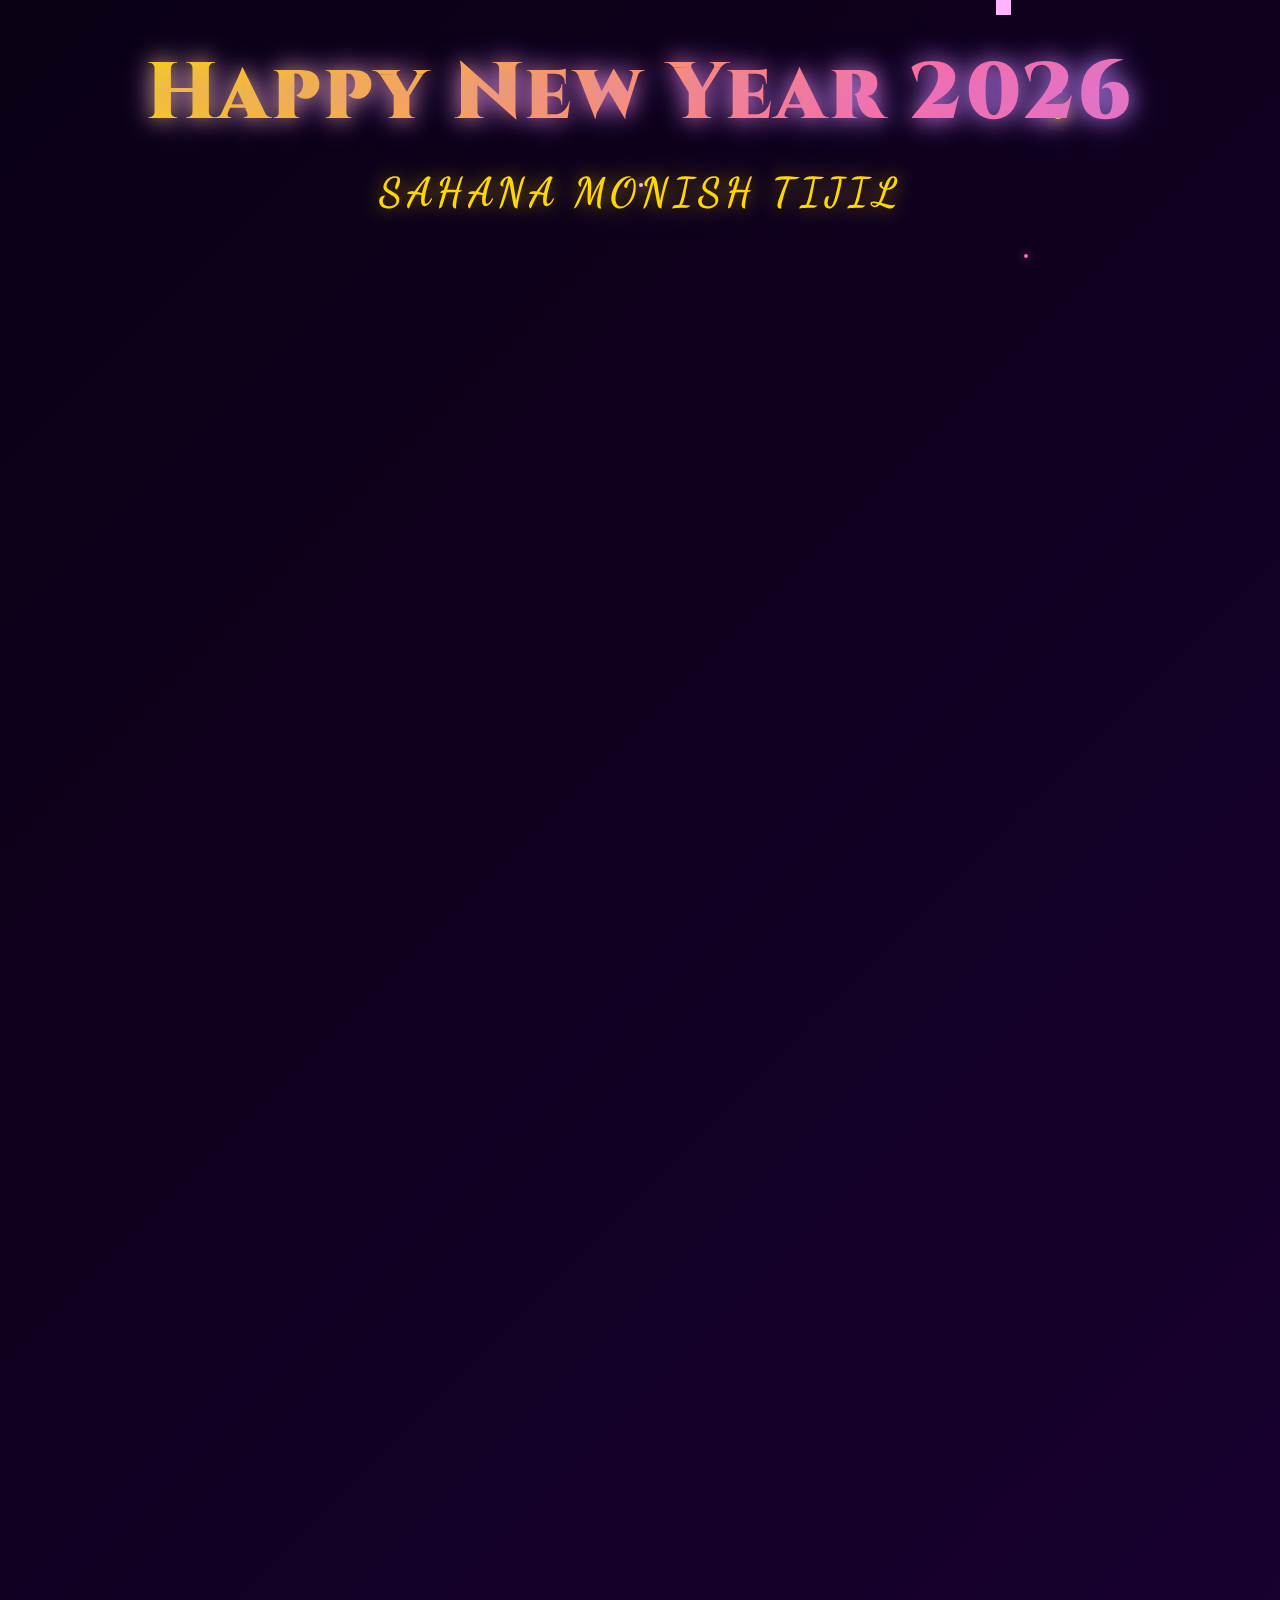
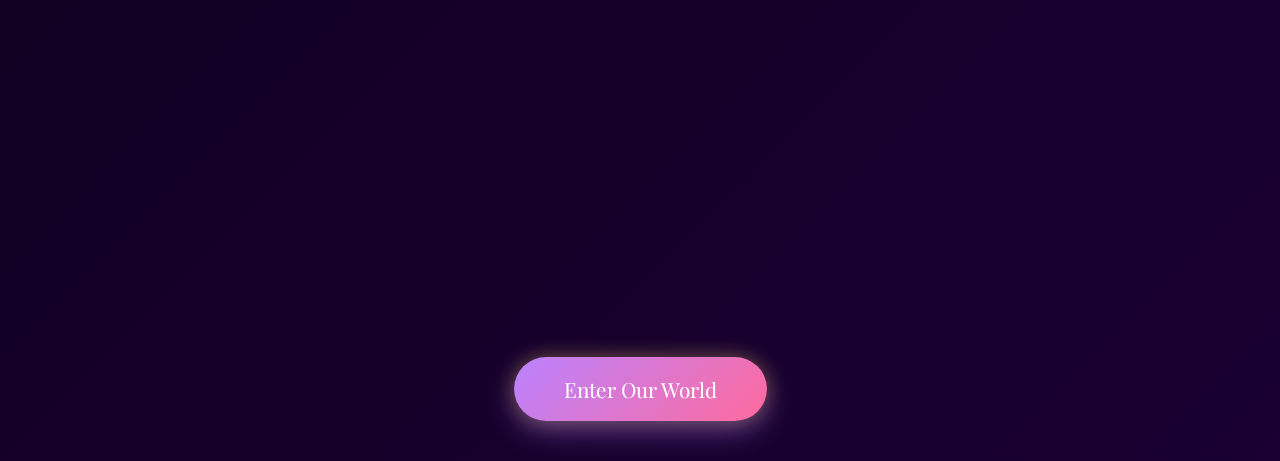
<file: index.html>
<!DOCTYPE html>
<html lang="en">
<head>
  <meta charset="UTF-8" />
  <meta name="viewport" content="width=device-width, initial-scale=1.0" />
  <title>For My Everything - Sahana</title>
  <meta http-equiv="refresh" content="0; url=newyear.html">
  <link rel="stylesheet" href="style.css" />
  <link href="https://fonts.googleapis.com/css2?family=Playfair+Display:wght@400;600;700&family=Inter:wght@300;400;500&family=Dancing+Script:wght@400;600&display=swap" rel="stylesheet">
</head>
<body>
  <script>
    window.location.href = 'newyear.html';
  </script>
  <!-- Navigation -->
  <nav id="mainNav" class="main-nav">
    <div class="nav-brand">For My Everything</div>
    <div class="nav-links">
      <button class="nav-btn" data-section="home">Home</button>
      <button class="nav-btn" data-section="memory-garden">Memory Garden</button>
      <button class="nav-btn" data-section="bouquet">Bouquet</button>
      <button class="nav-btn" data-section="book">Book of Us</button>
      <button class="nav-btn" data-section="library">Library</button>
      <button class="nav-btn" data-section="constellations">Constellations</button>
      <button class="nav-btn" data-section="map">Map</button>
      <button class="nav-btn" data-section="quest">Quest</button>
      <button class="nav-btn" data-section="ai-letter">AI Letter</button>
      <button class="nav-btn" data-section="vault">Vault</button>
    </div>
    <button id="nightModeToggle" class="night-toggle">🌙</button>
  </nav>

  <!-- Home Section -->
  <section id="home" class="section active">
    <div class="home-content">
      <h1 class="home-title">For My Everything</h1>
      <h2 class="home-subtitle">My Light in the Life • My Sahana MT• My Wife</h2>
      <p class="home-description">A collection of memories, love, and promises</p>
      <p class="home-signature">- Your Husband (Monish Tijil)</p>
      <div class="home-features">
        <div class="feature-card" data-section="memory-garden">
          <div class="feature-icon">🌸</div>
          <h3>Memory Garden</h3>
        </div>
        <div class="feature-card" data-section="bouquet">
          <div class="feature-icon">💐</div>
          <h3>Digital Bouquet</h3>
        </div>
        <div class="feature-card" data-section="book">
          <div class="feature-icon">📖</div>
          <h3>Book of Us</h3>
        </div>
        <div class="feature-card" data-section="library">
          <div class="feature-icon">📚</div>
          <h3>Secret Library</h3>
        </div>
        <div class="feature-card" data-section="constellations">
          <div class="feature-icon">⭐</div>
          <h3>Constellations</h3>
        </div>
        <div class="feature-card" data-section="vault">
          <div class="feature-icon">🔒</div>
          <h3>Time Capsule</h3>
        </div>
      </div>
    </div>
  </section>

  <!-- Purple Memory Garden -->
  <section id="memory-garden" class="section">
    <div class="garden-container">
      <div class="memory-card" data-card="1">
        <h2>The Beginning</h2>
        <p>Every story has a beginning, but ours feels like it was written in the stars long before we met.</p>
      </div>
      <div class="memory-card" data-card="2">
        <h2>Your Smile</h2>
        <p>Your smile is the light that guides me through every dark moment. It's my favorite thing in this world.</p>
      </div>
      <div class="memory-card" data-card="3">
        <h2>Your Patience</h2>
        <p>Your patience with me, your understanding, your calm presence - these are gifts I treasure every day.</p>
      </div>
      <div class="memory-card" data-card="4">
        <h2>Your Strength</h2>
        <p>You are stronger than you know, more beautiful than you see, and more loved than you can imagine.</p>
      </div>
      <div class="memory-card" data-card="5">
        <h2>Our Future</h2>
        <p>I see our future together - full of laughter, love, and endless moments of joy. I can't wait to build it with you.</p>
      </div>
      <div class="memory-card surprise-card" data-card="surprise">
        <h2>Open Your Surprise</h2>
        <button id="surpriseBtn" class="surprise-button">Bloom</button>
        <div id="surpriseLetter" class="surprise-letter hidden">
          <p class="typewriter-text"></p>
        </div>
      </div>
    </div>
  </section>

  <!-- Digital Bouquet Generator -->
  <section id="bouquet" class="section">
    <div class="bouquet-container">
      <h2 class="section-title">Your Digital Bouquet</h2>
      <button id="generateBouquet" class="generate-btn">Generate Bouquet</button>
      <button id="saveBouquet" class="save-btn hidden">Save Bouquet</button>
      <div id="bouquetCanvas" class="bouquet-canvas"></div>
      <canvas id="bouquetImageCanvas" class="hidden"></canvas>
    </div>
  </section>

  <!-- Book of Us -->
  <section id="book" class="section">
    <div class="book-container">
      <div class="book-cover" id="bookCover">
        <div class="cover-content">
          <h1 class="book-title">The Book of Us</h1>
          <h2 class="book-subtitle">For My Everything</h2>
          <p class="book-press">Press to Open</p>
        </div>
      </div>
      <div class="book-pages hidden" id="bookPages">
        <div class="page left-page" data-page="1">
          <div class="page-content">
            <h2>Chapter 1: How We Met</h2>
            <p>Some moments change everything. Meeting you was one of those moments. It felt like finding a piece of myself I didn't know was missing.</p>
            <div class="margin-note">"The best day of my life"</div>
          </div>
        </div>
        <div class="page right-page" data-page="2">
          <div class="page-content">
            <h2>Chapter 2: What I Admire</h2>
            <p>I admire your strength, your kindness, your intelligence, and the way you see beauty in everything. You make the world a better place just by being in it.</p>
            <div class="margin-note">"You are my inspiration"</div>
          </div>
        </div>
        <div class="page left-page" data-page="3">
          <div class="page-content">
            <h2>Chapter 3: Favorite Moments</h2>
            <p>Every moment with you is a favorite moment. The quiet mornings, the shared laughter, the way you look at me - these are the memories I hold closest to my heart.</p>
            <div class="margin-note">"Time stops when I'm with you"</div>
          </div>
        </div>
        <div class="page right-page" data-page="4">
          <div class="page-content">
            <h2>Chapter 4: Our Future</h2>
            <p>I see endless possibilities with you. Adventures waiting to be had, dreams to chase together, and a lifetime of love to build. This is just the beginning.</p>
            <div class="margin-note">"Forever and always"</div>
          </div>
        </div>
      </div>
      <div class="bookmark"></div>
      <button id="soundToggle" class="sound-toggle">🔊 Sound</button>
    </div>
  </section>

  <!-- Secret Library Portal -->
  <section id="library" class="section">
    <div class="library-container">
      <h1 class="library-title">The Secret Library</h1>
      <p class="library-subtitle">For My Everything, My Sahana</p>
      <div class="library-shelves">
        <div class="shelf-row">
          <div class="library-book" data-book="1">
            <span>Chapter 1: The Day I Realized...</span>
          </div>
          <div class="library-book" data-book="2">
            <span>Chapter 2: Your Smile</span>
          </div>
          <div class="library-book" data-book="3">
            <span>Chapter 3: Quiet Moments</span>
          </div>
        </div>
        <div class="shelf-row">
          <div class="library-book" data-book="4">
            <span>Chapter 4: Distance & Love</span>
          </div>
          <div class="library-book special-book" data-book="gift">
            <span>🔒 The Forbidden Book</span>
          </div>
          <div class="library-book" data-book="5">
            <span>Chapter 5: Forever</span>
          </div>
        </div>
      </div>
    </div>
    <div id="libraryModal" class="library-modal hidden">
      <div class="library-modal-content">
        <button class="close-modal">×</button>
        <div id="libraryModalText"></div>
      </div>
    </div>
  </section>

  <!-- Flower Constellations -->
  <section id="constellations" class="section">
    <canvas id="starCanvas"></canvas>
    <div class="constellation-ui">
      <h2 class="constellation-title">Your Purple Universe</h2>
      <button id="wishBtn" class="wish-button">Make a Wish</button>
      <div id="wishInput" class="wish-input hidden">
        <input type="text" id="wishText" placeholder="Type your wish...">
        <button id="submitWish">Submit</button>
      </div>
    </div>
  </section>

  <!-- Long Distance Map -->
  <section id="map" class="section">
    <div class="map-container">
      <h2 class="section-title">Long Distance Map</h2>
      <div class="map-info">
        <div class="city-info">
          <div class="city-marker your-city">
            <h3>Your City</h3>
            <p id="yourCityName">Your Location</p>
          </div>
          <div class="distance-info">
            <p class="distance-text">Miles Apart, Still Together</p>
            <p class="distance-number" id="distanceDisplay">∞</p>
            <button id="sendHug" class="hug-button">Send a Hug 💜</button>
          </div>
          <div class="city-marker my-city">
            <h3>My City</h3>
            <p id="myCityName">My Location</p>
          </div>
        </div>
      </div>
      <svg id="mapSvg" class="map-svg" viewBox="0 0 800 400">
        <path id="connectionArc" class="connection-arc" d="M 100 200 Q 400 50 700 200" fill="none" stroke="url(#purpleGradient)" stroke-width="3"/>
        <defs>
          <linearGradient id="purpleGradient" x1="0%" y1="0%" x2="100%" y2="0%">
            <stop offset="0%" style="stop-color:#ba82ff;stop-opacity:1" />
            <stop offset="100%" style="stop-color:#ffb4ff;stop-opacity:1" />
          </linearGradient>
        </defs>
        <circle id="yourCityDot" class="city-dot" cx="100" cy="200" r="15"/>
        <circle id="myCityDot" class="city-dot" cx="700" cy="200" r="15"/>
        <circle id="plane" class="plane" cx="100" cy="200" r="8"/>
      </svg>
      <div id="cityMemories" class="city-memories hidden">
        <div class="memory-popup">
          <button class="close-memory">×</button>
          <div id="memoryContent"></div>
        </div>
      </div>
    </div>
  </section>

  <!-- Purple Rose Quest -->
  <section id="quest" class="section">
    <div class="quest-container">
      <h2 class="section-title">The Purple Rose: Hidden Quest</h2>
      <div id="questStage" class="quest-stage">
        <div class="quest-intro">
          <p>Solve the puzzles to unlock your surprise...</p>
          <button id="startQuest" class="quest-btn">Begin Quest</button>
        </div>
        <div class="quest-puzzle hidden" id="puzzle1">
          <h3>Puzzle 1: Petal Order</h3>
          <p>Click the petals in the correct order</p>
          <div class="petal-puzzle">
            <div class="quest-petal" data-order="1">🌸</div>
            <div class="quest-petal" data-order="2">🌺</div>
            <div class="quest-petal" data-order="3">🌷</div>
            <div class="quest-petal" data-order="4">🌹</div>
            <div class="quest-petal" data-order="5">🌻</div>
          </div>
          <p class="quest-hint">Hint: Think of our journey together</p>
        </div>
        <div class="quest-puzzle hidden" id="puzzle2">
          <h3>Puzzle 2: Book Cipher</h3>
          <p>Decode the message: "3-1-2, 2-1-3, 1-2-1"</p>
          <div class="cipher-words">
            <div class="cipher-word" data-word="1">Love</div>
            <div class="cipher-word" data-word="2">You</div>
            <div class="cipher-word" data-word="3">Forever</div>
          </div>
          <input type="text" id="cipherAnswer" placeholder="Your answer...">
          <button id="checkCipher" class="quest-btn">Check</button>
        </div>
        <div class="quest-puzzle hidden" id="puzzle3">
          <h3>Puzzle 3: Find the Hidden Objects</h3>
          <div class="library-scene">
            <div class="hidden-object" data-object="book">📖</div>
            <div class="hidden-object" data-object="rose">🌹</div>
            <div class="hidden-object" data-object="heart">💜</div>
            <div class="hidden-object" data-object="key">🔑</div>
          </div>
          <p class="quest-progress">Found: <span id="objectsFound">0</span>/4</p>
        </div>
        <div class="quest-complete hidden" id="questComplete">
          <h2>Quest Complete! 🎉</h2>
          <div id="finalGift" class="final-gift">
            <div class="gift-box">
              <div class="gift-lid"></div>
              <div class="gift-content">
                <p class="gift-message">You've unlocked my heart forever, My Everything</p>
              </div>
            </div>
          </div>
        </div>
      </div>
    </div>
  </section>

  <!-- AI Love Letter -->
  <section id="ai-letter" class="section">
    <div class="ai-container">
      <div class="ai-terminal">
        <div class="terminal-header">
          <div class="terminal-buttons">
            <span class="btn red"></span>
            <span class="btn yellow"></span>
            <span class="btn green"></span>
          </div>
          <span class="terminal-title">Love AI Assistant</span>
        </div>
        <div class="terminal-body" id="terminalBody">
          <div class="terminal-line">
            <span class="prompt">AI></span>
            <span class="text">Hello, My Everything. This is MO (Monish Tijil). How can I help you today?</span>
          </div>
        </div>
        <div class="terminal-input-area">
          <span class="prompt">You></span>
          <input type="text" id="aiInput" placeholder="Ask me anything... (e.g., 'why do you love me?')" autocomplete="off">
          <button id="generateCompliment" class="ai-btn">Generate Compliment</button>
        </div>
      </div>
    </div>
  </section>

  <!-- Time Capsule Vault -->
  <section id="vault" class="section">
    <div class="vault-container">
      <div class="vault-door" id="vaultDoor">
        <div class="vault-lock">
          <h2>Time Capsule</h2>
          <p>Open on: <span id="vaultDate"></span></p>
          <div class="lock-input">
            <input type="text" id="vaultKey" placeholder="Enter your nickname...">
            <button id="unlockVault" class="vault-btn">Unlock</button>
          </div>
        </div>
      </div>
      <div class="vault-content hidden" id="vaultContent">
        <h2>Welcome, My Everything</h2>
        <div class="vault-items">
          <div class="vault-item">
            <h3>💌 Letter</h3>
            <p>My dearest Sahana, this is a promise of forever...</p>
          </div>
          <div class="vault-item">
            <h3>📋 Promise List</h3>
            <ul>
              <li>To love you every single day</li>
              <li>To support your dreams</li>
              <li>To be your safe place</li>
              <li>To grow old with you</li>
            </ul>
          </div>
          <div class="vault-item">
            <h3>🔮 Future Plans</h3>
            <ul>
              <li>Adventures together</li>
              <li>Building our home</li>
              <li>Creating memories</li>
              <li>Forever and always</li>
            </ul>
          </div>
        </div>
        <button id="sealVault" class="vault-btn">Seal Again</button>
      </div>
    </div>
  </section>

  <!-- Sparkles -->
  <div id="sparkles"></div>

  <!-- Dust Particles -->
  <div id="dust"></div>

  <script src="script.js"></script>
</body>
</html>
</file>
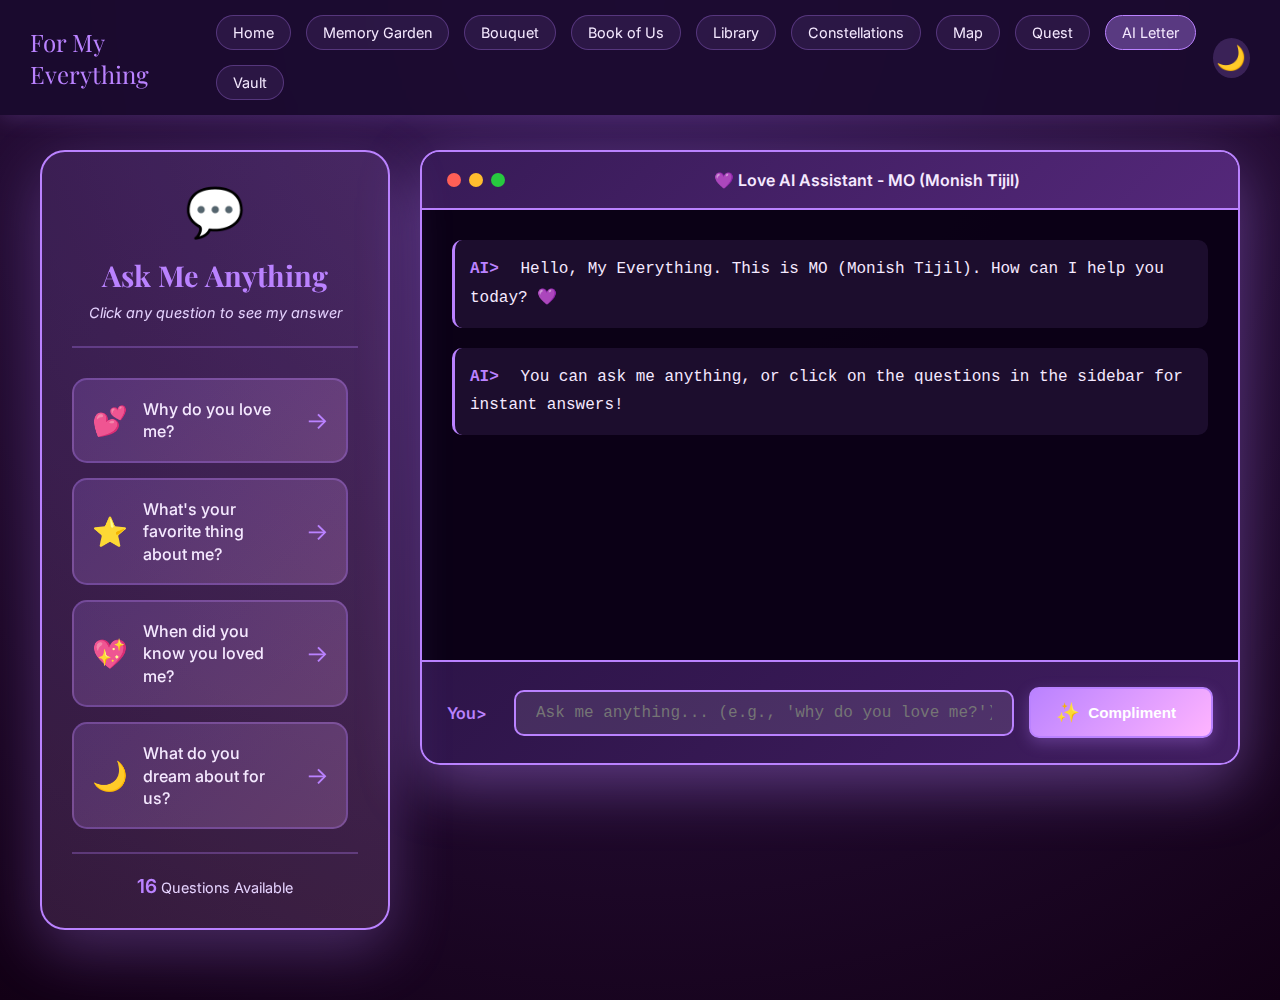
<file: ai-letter.html>
<!DOCTYPE html>
<html lang="en">
<head>
  <meta charset="UTF-8" />
  <meta name="viewport" content="width=device-width, initial-scale=1.0" />
  <title>AI Love Letter - For My Everything</title>
  <link rel="stylesheet" href="style.css" />
  <link href="https://fonts.googleapis.com/css2?family=Playfair+Display:wght@400;600;700&family=Inter:wght@300;400;500&family=Dancing+Script:wght@400;600&display=swap" rel="stylesheet">
</head>
<body>
  <!-- Navigation -->
  <nav id="mainNav" class="main-nav">
    <div class="nav-brand">For My Everything</div>
    <div class="nav-links">
      <a href="home.html" class="nav-btn">Home</a>
      <a href="memory-garden.html" class="nav-btn">Memory Garden</a>
      <a href="bouquet.html" class="nav-btn">Bouquet</a>
      <a href="book.html" class="nav-btn">Book of Us</a>
      <a href="library.html" class="nav-btn">Library</a>
      <a href="constellations.html" class="nav-btn">Constellations</a>
      <a href="map.html" class="nav-btn">Map</a>
      <a href="quest.html" class="nav-btn">Quest</a>
      <a href="ai-letter.html" class="nav-btn active">AI Letter</a>
      <a href="vault.html" class="nav-btn">Vault</a>
    </div>
    <button id="nightModeToggle" class="night-toggle">🌙</button>
  </nav>

  <!-- AI Love Letter -->
  <section id="ai-letter" class="section active">
    <div class="ai-wrapper">
      <!-- Question Box Sidebar -->
      <div class="questions-sidebar">
        <div class="questions-header">
          <div class="questions-icon">💬</div>
          <h3 class="questions-title">Ask Me Anything</h3>
          <p class="questions-subtitle">Click any question to see my answer</p>
        </div>
        <div class="questions-list" id="questionsList">
          <!-- Questions will be populated by JavaScript -->
        </div>
        <div class="questions-footer">
          <div class="questions-count">
            <span id="questionsCount">0</span> Questions Available
          </div>
        </div>
      </div>

      <!-- Main AI Terminal -->
      <div class="ai-container">
        <div class="ai-terminal">
          <div class="terminal-header">
            <div class="terminal-buttons">
              <span class="btn red"></span>
              <span class="btn yellow"></span>
              <span class="btn green"></span>
            </div>
            <span class="terminal-title">💜 Love AI Assistant - MO (Monish Tijil)</span>
          </div>
          <div class="terminal-body" id="terminalBody">
            <div class="terminal-line welcome-message">
              <span class="prompt">AI></span>
              <span class="text">Hello, My Everything. This is MO (Monish Tijil). How can I help you today? 💜</span>
            </div>
            <div class="terminal-line welcome-message">
              <span class="prompt">AI></span>
              <span class="text">You can ask me anything, or click on the questions in the sidebar for instant answers!</span>
            </div>
          </div>
          <div class="terminal-input-area">
            <span class="prompt">You></span>
            <input type="text" id="aiInput" placeholder="Ask me anything... (e.g., 'why do you love me?')" autocomplete="off">
            <button id="generateCompliment" class="ai-btn">
              <span class="btn-icon">✨</span>
              <span class="btn-text">Compliment</span>
            </button>
          </div>
        </div>
      </div>
    </div>

    <!-- Answer Popup Modal -->
    <div class="answer-modal hidden" id="answerModal">
      <div class="answer-modal-overlay"></div>
      <div class="answer-modal-content">
        <button class="answer-modal-close">×</button>
        <div class="answer-header">
          <div class="answer-icon">💜</div>
          <h3 class="answer-question" id="answerQuestion"></h3>
        </div>
        <div class="answer-body">
          <div class="answer-text" id="answerText"></div>
          <div class="answer-signature">
            <p>With all my love,</p>
            <p class="signature-name">MO (Monish Tijil) 💜</p>
          </div>
        </div>
        <div class="answer-footer">
          <button class="answer-btn ask-again">Ask Another Question</button>
        </div>
      </div>
    </div>
  </section>

  <!-- Sparkles -->
  <div id="sparkles"></div>

  <script src="script.js"></script>
  <script>
    document.addEventListener('DOMContentLoaded', () => {
      initializeAI();
      createSparkles();
    });
  </script>
</body>
</html>
</file>
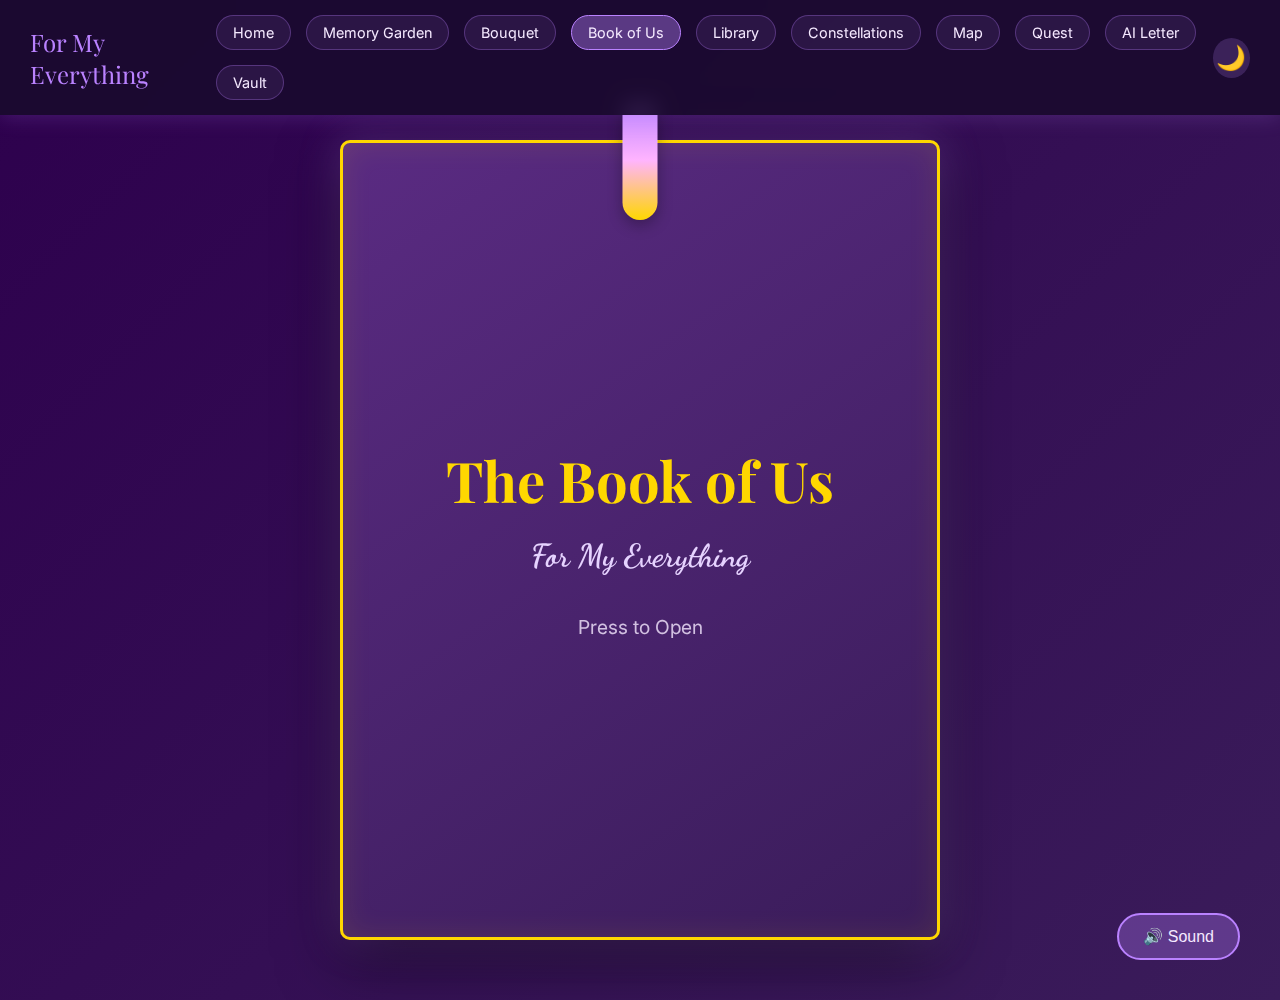
<file: book.html>
<!DOCTYPE html>
<html lang="en">
<head>
  <meta charset="UTF-8" />
  <meta name="viewport" content="width=device-width, initial-scale=1.0" />
  <title>Book of Us - For My Everything</title>
  <link rel="stylesheet" href="style.css" />
  <link href="https://fonts.googleapis.com/css2?family=Playfair+Display:wght@400;600;700&family=Inter:wght@300;400;500&family=Dancing+Script:wght@400;600;700&display=swap" rel="stylesheet">
</head>
<body>
  <!-- Navigation -->
  <nav id="mainNav" class="main-nav">
    <div class="nav-brand">For My Everything</div>
    <div class="nav-links">
      <a href="home.html" class="nav-btn">Home</a>
      <a href="memory-garden.html" class="nav-btn">Memory Garden</a>
      <a href="bouquet.html" class="nav-btn">Bouquet</a>
      <a href="book.html" class="nav-btn active">Book of Us</a>
      <a href="library.html" class="nav-btn">Library</a>
      <a href="constellations.html" class="nav-btn">Constellations</a>
      <a href="map.html" class="nav-btn">Map</a>
      <a href="quest.html" class="nav-btn">Quest</a>
      <a href="ai-letter.html" class="nav-btn">AI Letter</a>
      <a href="vault.html" class="nav-btn">Vault</a>
    </div>
    <button id="nightModeToggle" class="night-toggle">🌙</button>
  </nav>

  <!-- Book of Us -->
  <section id="book" class="section active">
    <div class="book-container">
      <div class="book-cover" id="bookCover">
        <div class="cover-content">
          <h1 class="book-title">The Book of Us</h1>
          <h2 class="book-subtitle">For My Everything</h2>
          <p class="book-press">Press to Open</p>
        </div>
      </div>
      
      <div class="book-pages hidden" id="bookPages">
        <!-- Chapter 1 -->
        <div class="page left-page" data-page="1">
          <div class="page-content">
            <div class="chapter-number">Chapter 1</div>
            <h2>You</h2>
            <p>Before you, life existed.</p>
            <p>After you, it meant something.</p>
            <p>You didn't change my world — you became it.</p>
            <div class="margin-note">"My everything"</div>
          </div>
        </div>
        <div class="page right-page" data-page="2">
          <div class="page-content">
            <div class="chapter-number">Chapter 2</div>
            <h2>The First Feeling</h2>
            <p>I don't remember the exact moment I fell for you.</p>
            <p>I just remember the moment I realized I already had.</p>
            <div class="margin-note">"Already yours"</div>
          </div>
        </div>

        <!-- Chapter 3 -->
        <div class="page left-page" data-page="3">
          <div class="page-content">
            <div class="chapter-number">Chapter 3</div>
            <h2>Your Presence</h2>
            <p>Even in silence, you comfort me.</p>
            <p>Even from far away, you calm me.</p>
            <p>Your presence is my safest place.</p>
            <div class="margin-note">"My safe place"</div>
          </div>
        </div>
        <div class="page right-page" data-page="4">
          <div class="page-content">
            <div class="chapter-number">Chapter 4</div>
            <h2>Your Patience</h2>
            <p>You love me gently.</p>
            <p>You wait for me without pressure.</p>
            <p>Your patience teaches me how love should feel.</p>
            <div class="margin-note">"Gentle love"</div>
          </div>
        </div>

        <!-- Chapter 5 -->
        <div class="page left-page" data-page="5">
          <div class="page-content">
            <div class="chapter-number">Chapter 5</div>
            <h2>Your Strength</h2>
            <p>You are strong in ways the world doesn't notice.</p>
            <p>You carry love, kindness, and resilience quietly —</p>
            <p>and that is the most beautiful strength I know.</p>
            <div class="margin-note">"Beautiful strength"</div>
          </div>
        </div>
        <div class="page right-page" data-page="6">
          <div class="page-content">
            <div class="chapter-number">Chapter 6</div>
            <h2>Your Smile</h2>
            <p>Your smile doesn't just brighten my day.</p>
            <p>It settles my heart.</p>
            <p>It reminds me that everything will be okay.</p>
            <div class="margin-note">"My light"</div>
          </div>
        </div>

        <!-- Chapter 7 -->
        <div class="page left-page" data-page="7">
          <div class="page-content">
            <div class="chapter-number">Chapter 7</div>
            <h2>The Way You Love</h2>
            <p>You love me without trying to change me.</p>
            <p>Without conditions.</p>
            <p>Without fear.</p>
            <p>That kind of love is rare — and it is yours.</p>
            <div class="margin-note">"Rare love"</div>
          </div>
        </div>
        <div class="page right-page" data-page="8">
          <div class="page-content">
            <div class="chapter-number">Chapter 8</div>
            <h2>Distance</h2>
            <p>Miles exist.</p>
            <p>Time zones exist.</p>
            <p>But nothing has ever stood between our hearts.</p>
            <div class="margin-note">"Always connected"</div>
          </div>
        </div>

        <!-- Chapter 9 -->
        <div class="page left-page" data-page="9">
          <div class="page-content">
            <div class="chapter-number">Chapter 9</div>
            <h2>Calm</h2>
            <p>You make my mind quieter.</p>
            <p>My heart steadier.</p>
            <p>With you, even chaos feels soft.</p>
            <div class="margin-note">"My peace"</div>
          </div>
        </div>
        <div class="page right-page" data-page="10">
          <div class="page-content">
            <div class="chapter-number">Chapter 10</div>
            <h2>Home</h2>
            <p>Home isn't a place anymore.</p>
            <p>It's a feeling.</p>
            <p>And that feeling is you.</p>
            <div class="margin-note">"You are home"</div>
          </div>
        </div>

        <!-- Chapter 11 -->
        <div class="page left-page" data-page="11">
          <div class="page-content">
            <div class="chapter-number">Chapter 11</div>
            <h2>Growth</h2>
            <p>With you, I want to grow.</p>
            <p>Not because I'm lacking —</p>
            <p>but because loving you makes me want to be better.</p>
            <div class="margin-note">"Growing together"</div>
          </div>
        </div>
        <div class="page right-page" data-page="12">
          <div class="page-content">
            <div class="chapter-number">Chapter 12</div>
            <h2>Gratitude</h2>
            <p>I thank life for you.</p>
            <p>For choosing you.</p>
            <p>For trusting me with your heart.</p>
            <div class="margin-note">"Thankful"</div>
          </div>
        </div>

        <!-- Chapter 13 -->
        <div class="page left-page" data-page="13">
          <div class="page-content">
            <div class="chapter-number">Chapter 13</div>
            <h2>Forever</h2>
            <p>I don't love you temporarily.</p>
            <p>I love you endlessly.</p>
            <p>In ways that don't expire.</p>
            <div class="margin-note">"Endless"</div>
          </div>
        </div>
        <div class="page right-page" data-page="14">
          <div class="page-content">
            <div class="chapter-number">Chapter 14</div>
            <h2>Our Life</h2>
            <p>I see us laughing over nothing.</p>
            <p>Talking late into the night.</p>
            <p>Building a life that feels warm and real.</p>
            <div class="margin-note">"Our future"</div>
          </div>
        </div>

        <!-- Chapter 15 -->
        <div class="page left-page" data-page="15">
          <div class="page-content">
            <div class="chapter-number">Chapter 15</div>
            <h2>Our Daughter</h2>
            <p>I see her smile — a little piece of you.</p>
            <p>Your kindness.</p>
            <p>Your heart.</p>
            <p>Our love, living and breathing.</p>
            <div class="margin-note">"Our blessing"</div>
          </div>
        </div>
        <div class="page right-page" data-page="16">
          <div class="page-content">
            <div class="chapter-number">Chapter 16</div>
            <h2>Promise</h2>
            <p>I promise to choose you.</p>
            <p>On easy days.</p>
            <p>On hard days.</p>
            <p>On every day.</p>
            <div class="margin-note">"Always"</div>
          </div>
        </div>

        <!-- Chapter 17 -->
        <div class="page left-page" data-page="17">
          <div class="page-content">
            <div class="chapter-number">Chapter 17</div>
            <h2>My Wife</h2>
            <p>You are not just the one I love.</p>
            <p>You are the one I belong to.</p>
            <p>In every lifetime.</p>
            <div class="margin-note">"Mine forever"</div>
          </div>
        </div>
        <div class="page right-page" data-page="18">
          <div class="page-content final-page">
            <div class="chapter-number">Chapter 18</div>
            <h2>Always</h2>
            <p>If love had a voice, it would sound like your name.</p>
            <p>If forever had a meaning, it would be us.</p>
            <div class="signature">
              <p>Forever yours,</p>
              <p class="signature-name">Your husband.</p>
            </div>
            <div class="margin-note">"The end... and the beginning"</div>
          </div>
        </div>
      </div>
      
      <!-- Navigation Controls -->
      <div class="book-navigation hidden" id="bookNavigation">
        <button class="nav-arrow prev-arrow" id="prevPage">‹</button>
        <div class="page-indicator">
          <span id="currentPage">1</span> / <span id="totalPages">18</span>
        </div>
        <button class="nav-arrow next-arrow" id="nextPage">›</button>
      </div>
      
      <div class="bookmark"></div>
      <button id="soundToggle" class="sound-toggle">🔊 Sound</button>
    </div>
  </section>

  <!-- Sparkles -->
  <div id="sparkles"></div>

  <script src="script.js"></script>
  <script>
    document.addEventListener('DOMContentLoaded', () => {
      initializeBook();
      createSparkles();
    });
  </script>
</body>
</html>
</file>
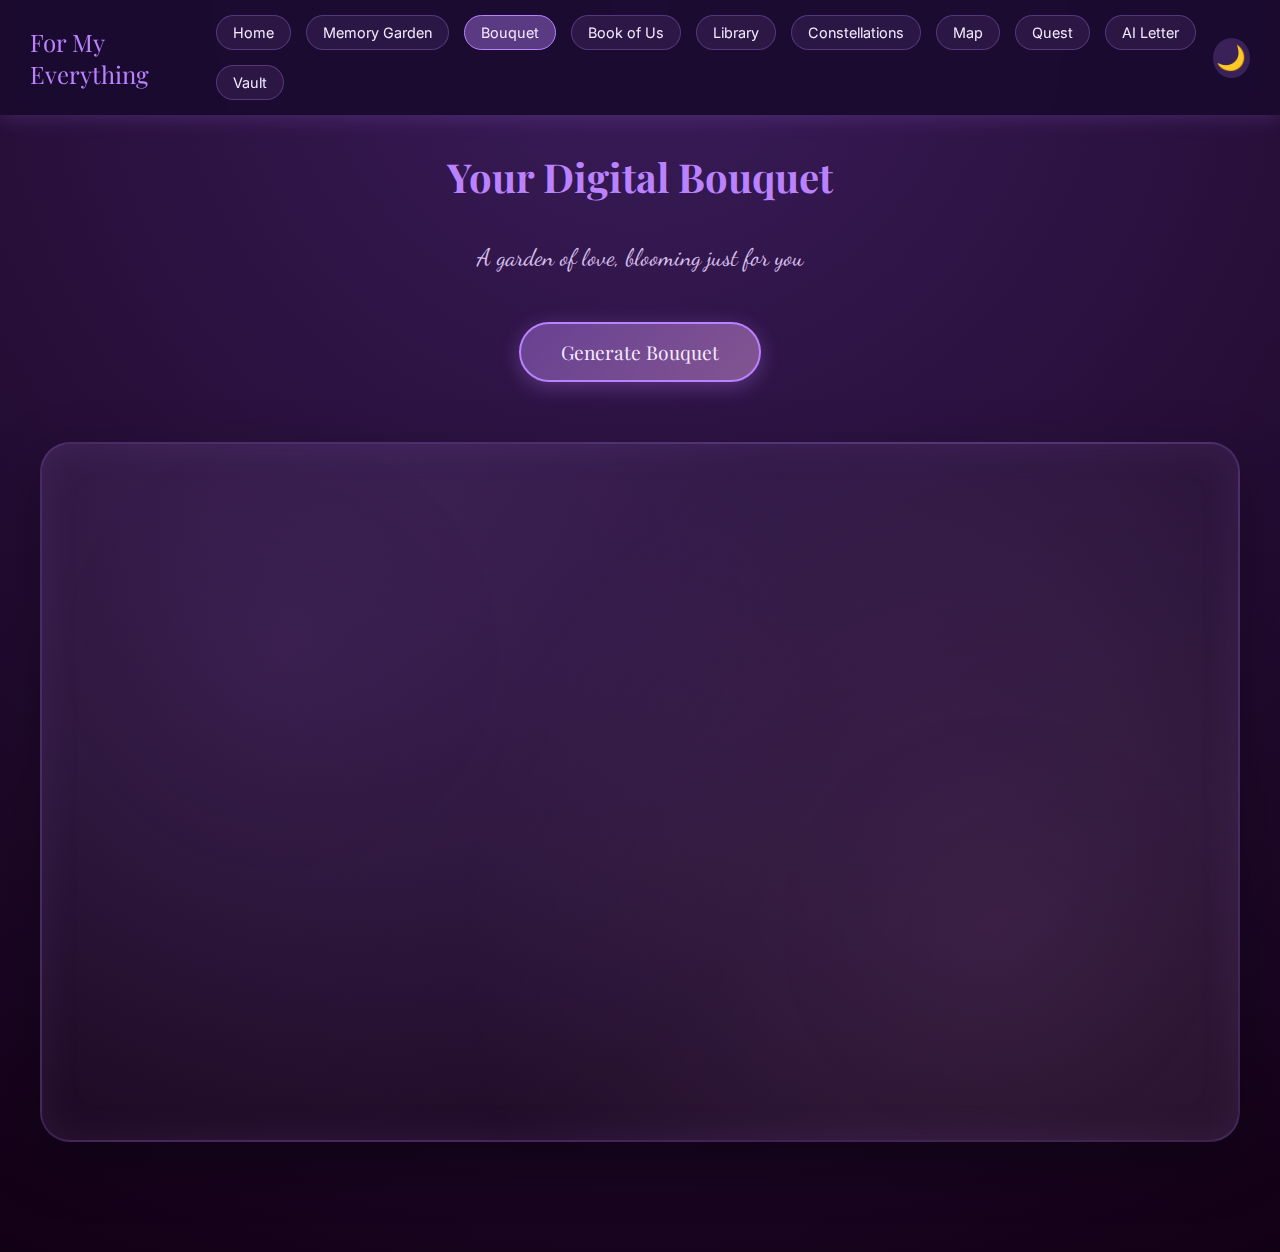
<file: bouquet.html>
<!DOCTYPE html>
<html lang="en">
<head>
  <meta charset="UTF-8" />
  <meta name="viewport" content="width=device-width, initial-scale=1.0" />
  <title>Digital Bouquet - For My Everything</title>
  <link rel="stylesheet" href="style.css" />
  <link href="https://fonts.googleapis.com/css2?family=Playfair+Display:wght@400;600;700&family=Inter:wght@300;400;500&family=Dancing+Script:wght@400;600;700&display=swap" rel="stylesheet">
</head>
<body>
  <!-- Navigation -->
  <nav id="mainNav" class="main-nav">
    <div class="nav-brand">For My Everything</div>
    <div class="nav-links">
      <a href="home.html" class="nav-btn">Home</a>
      <a href="memory-garden.html" class="nav-btn">Memory Garden</a>
      <a href="bouquet.html" class="nav-btn active">Bouquet</a>
      <a href="book.html" class="nav-btn">Book of Us</a>
      <a href="library.html" class="nav-btn">Library</a>
      <a href="constellations.html" class="nav-btn">Constellations</a>
      <a href="map.html" class="nav-btn">Map</a>
      <a href="quest.html" class="nav-btn">Quest</a>
      <a href="ai-letter.html" class="nav-btn">AI Letter</a>
      <a href="vault.html" class="nav-btn">Vault</a>
    </div>
    <button id="nightModeToggle" class="night-toggle">🌙</button>
  </nav>

  <!-- Digital Bouquet Generator -->
  <section id="bouquet" class="section active">
    <div class="bouquet-container">
      <h2 class="section-title">Your Digital Bouquet</h2>
      <p class="bouquet-subtitle">A garden of love, blooming just for you</p>
      <button id="generateBouquet" class="generate-btn">Generate Bouquet</button>
      <button id="saveBouquet" class="save-btn hidden">Save Bouquet</button>
      <div id="bouquetCanvas" class="bouquet-canvas"></div>
      <canvas id="bouquetImageCanvas" class="hidden"></canvas>
      
      <!-- Floating Whispers -->
      <div id="floatingWhispers"></div>
    </div>
  </section>

  <!-- Sparkles -->
  <div id="sparkles"></div>

  <script src="script.js"></script>
  <script>
    document.addEventListener('DOMContentLoaded', () => {
      initializeBouquet();
      createSparkles();
    });
  </script>
</body>
</html>
</file>
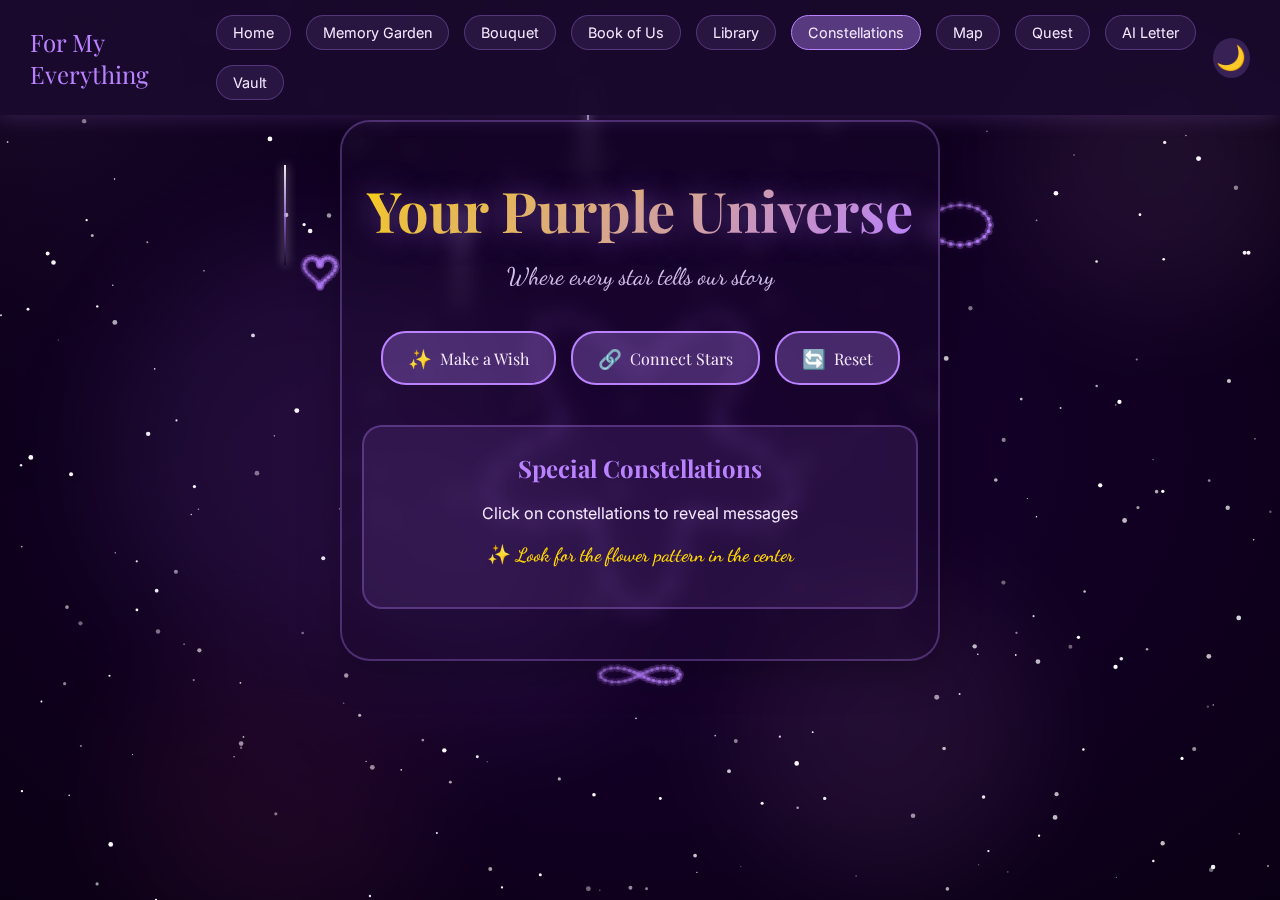
<file: constellations.html>
<!DOCTYPE html>
<html lang="en">
<head>
  <meta charset="UTF-8" />
  <meta name="viewport" content="width=device-width, initial-scale=1.0" />
  <title>Constellations - For My Everything</title>
  <link rel="stylesheet" href="style.css" />
  <link href="https://fonts.googleapis.com/css2?family=Playfair+Display:wght@400;600;700&family=Inter:wght@300;400;500&family=Dancing+Script:wght@400;600;700&display=swap" rel="stylesheet">
</head>
<body>
  <!-- Navigation -->
  <nav id="mainNav" class="main-nav">
    <div class="nav-brand">For My Everything</div>
    <div class="nav-links">
      <a href="home.html" class="nav-btn">Home</a>
      <a href="memory-garden.html" class="nav-btn">Memory Garden</a>
      <a href="bouquet.html" class="nav-btn">Bouquet</a>
      <a href="book.html" class="nav-btn">Book of Us</a>
      <a href="library.html" class="nav-btn">Library</a>
      <a href="constellations.html" class="nav-btn active">Constellations</a>
      <a href="map.html" class="nav-btn">Map</a>
      <a href="quest.html" class="nav-btn">Quest</a>
      <a href="ai-letter.html" class="nav-btn">AI Letter</a>
      <a href="vault.html" class="nav-btn">Vault</a>
    </div>
    <button id="nightModeToggle" class="night-toggle">🌙</button>
  </nav>

  <!-- Flower Constellations -->
  <section id="constellations" class="section active">
    <canvas id="starCanvas"></canvas>
    
    <!-- Nebula Effects -->
    <div id="nebula"></div>
    
    <!-- Shooting Stars -->
    <div id="shootingStars"></div>
    
    <!-- Constellation UI -->
    <div class="constellation-ui">
      <h2 class="constellation-title">Your Purple Universe</h2>
      <p class="constellation-subtitle">Where every star tells our story</p>
      
      <div class="constellation-controls">
        <button id="wishBtn" class="wish-button">
          <span class="button-icon">✨</span>
          <span>Make a Wish</span>
        </button>
        <button id="connectBtn" class="connect-button">
          <span class="button-icon">🔗</span>
          <span>Connect Stars</span>
        </button>
        <button id="resetBtn" class="reset-button">
          <span class="button-icon">🔄</span>
          <span>Reset</span>
        </button>
      </div>
      
      <div id="wishInput" class="wish-input hidden">
        <input type="text" id="wishText" placeholder="Type your wish and watch it become a star...">
        <button id="submitWish" class="submit-wish-btn">Submit</button>
      </div>
      
      <!-- Constellation Info -->
      <div class="constellation-info">
        <div class="info-card">
          <h3>Special Constellations</h3>
          <p>Click on constellations to reveal messages</p>
          <p class="hint">✨ Look for the flower pattern in the center</p>
        </div>
      </div>
    </div>
    
    <!-- Constellation Messages -->
    <div id="constellationMessage" class="constellation-message hidden">
      <div class="message-content">
        <button class="close-message">×</button>
        <h3 class="message-title"></h3>
        <p class="message-text"></p>
      </div>
    </div>
  </section>

  <!-- Sparkles -->
  <div id="sparkles"></div>
  
  <!-- Particle Effects -->
  <div id="particles"></div>

  <script src="script.js"></script>
  <script>
    document.addEventListener('DOMContentLoaded', () => {
      initializeConstellations();
      setTimeout(() => initConstellationCanvas(), 100);
      createSparkles();
      createNebula();
      createShootingStars();
      createParticles();
      currentSection = 'constellations';
    });
  </script>
</body>
</html>
</file>
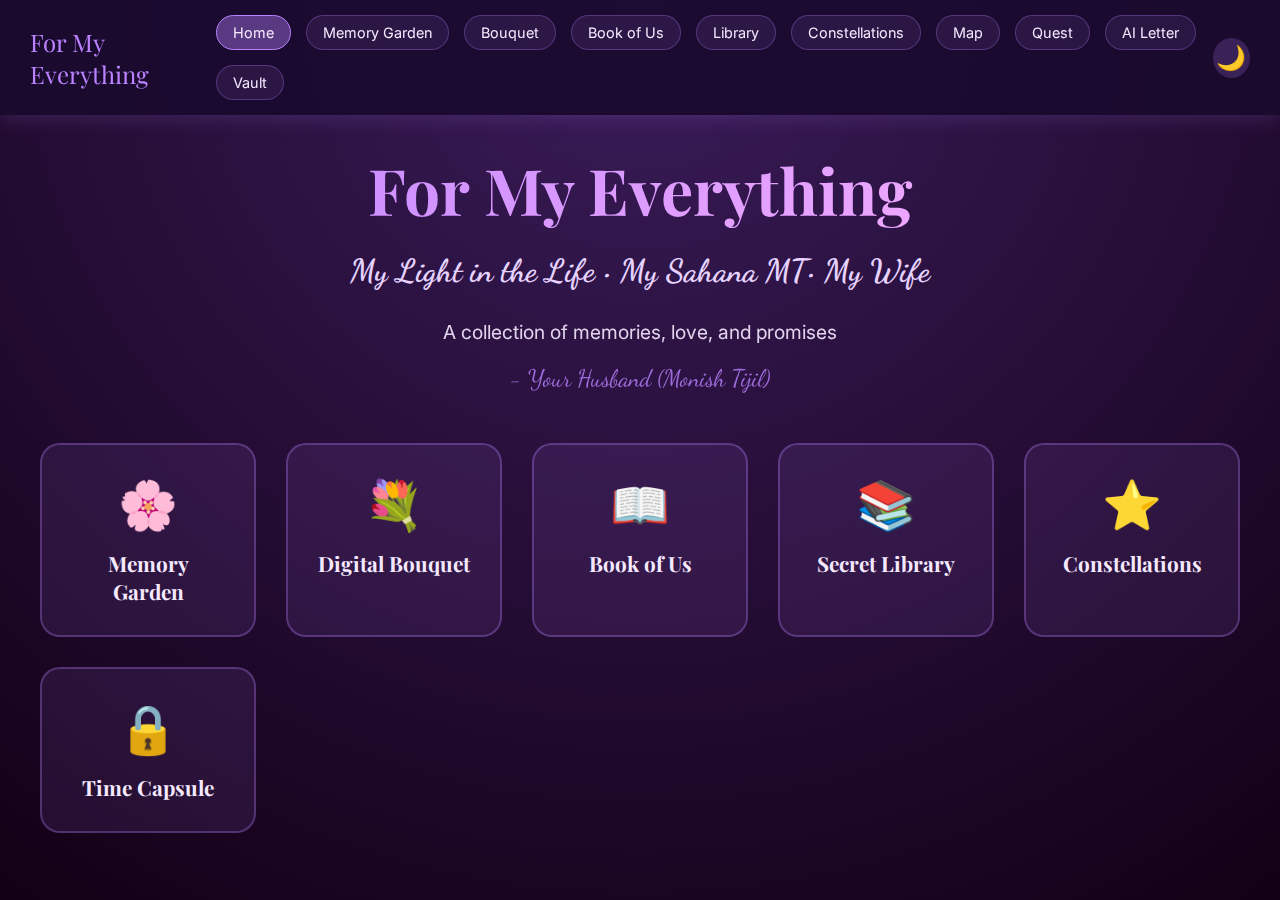
<file: home.html>
<!DOCTYPE html>
<html lang="en">
<head>
  <meta charset="UTF-8" />
  <meta name="viewport" content="width=device-width, initial-scale=1.0" />
  <title>Home - For My Everything</title>
  <link rel="stylesheet" href="style.css" />
  <link href="https://fonts.googleapis.com/css2?family=Playfair+Display:wght@400;600;700&family=Inter:wght@300;400;500&family=Dancing+Script:wght@400;600&display=swap" rel="stylesheet">
</head>
<body>
  <!-- Navigation -->
  <nav id="mainNav" class="main-nav">
    <div class="nav-brand">For My Everything</div>
    <div class="nav-links">
      <a href="home.html" class="nav-btn active">Home</a>
      <a href="memory-garden.html" class="nav-btn">Memory Garden</a>
      <a href="bouquet.html" class="nav-btn">Bouquet</a>
      <a href="book.html" class="nav-btn">Book of Us</a>
      <a href="library.html" class="nav-btn">Library</a>
      <a href="constellations.html" class="nav-btn">Constellations</a>
      <a href="map.html" class="nav-btn">Map</a>
      <a href="quest.html" class="nav-btn">Quest</a>
      <a href="ai-letter.html" class="nav-btn">AI Letter</a>
      <a href="vault.html" class="nav-btn">Vault</a>
    </div>
    <button id="nightModeToggle" class="night-toggle">🌙</button>
  </nav>

  <!-- Home Section -->
  <section id="home" class="section active">
    <div class="home-content">
      <h1 class="home-title">For My Everything</h1>
      <h2 class="home-subtitle">My Light in the Life • My Sahana MT• My Wife</h2>
      <p class="home-description">A collection of memories, love, and promises</p>
      <p class="home-signature">- Your Husband (Monish Tijil)</p>
      <div class="home-features">
        <a href="memory-garden.html" class="feature-card">
          <div class="feature-icon">🌸</div>
          <h3>Memory Garden</h3>
        </a>
        <a href="bouquet.html" class="feature-card">
          <div class="feature-icon">💐</div>
          <h3>Digital Bouquet</h3>
        </a>
        <a href="book.html" class="feature-card">
          <div class="feature-icon">📖</div>
          <h3>Book of Us</h3>
        </a>
        <a href="library.html" class="feature-card">
          <div class="feature-icon">📚</div>
          <h3>Secret Library</h3>
        </a>
        <a href="constellations.html" class="feature-card">
          <div class="feature-icon">⭐</div>
          <h3>Constellations</h3>
        </a>
        <a href="vault.html" class="feature-card">
          <div class="feature-icon">🔒</div>
          <h3>Time Capsule</h3>
        </a>
      </div>
    </div>
  </section>

  <!-- Sparkles -->
  <div id="sparkles"></div>

  <!-- Dust Particles -->
  <div id="dust"></div>

  <script src="script.js"></script>
  <script>
    // Initialize home page specific features
    document.addEventListener('DOMContentLoaded', () => {
      createPetals();
      createDust();
      createSparkles();
    });
  </script>
</body>
</html>
</file>
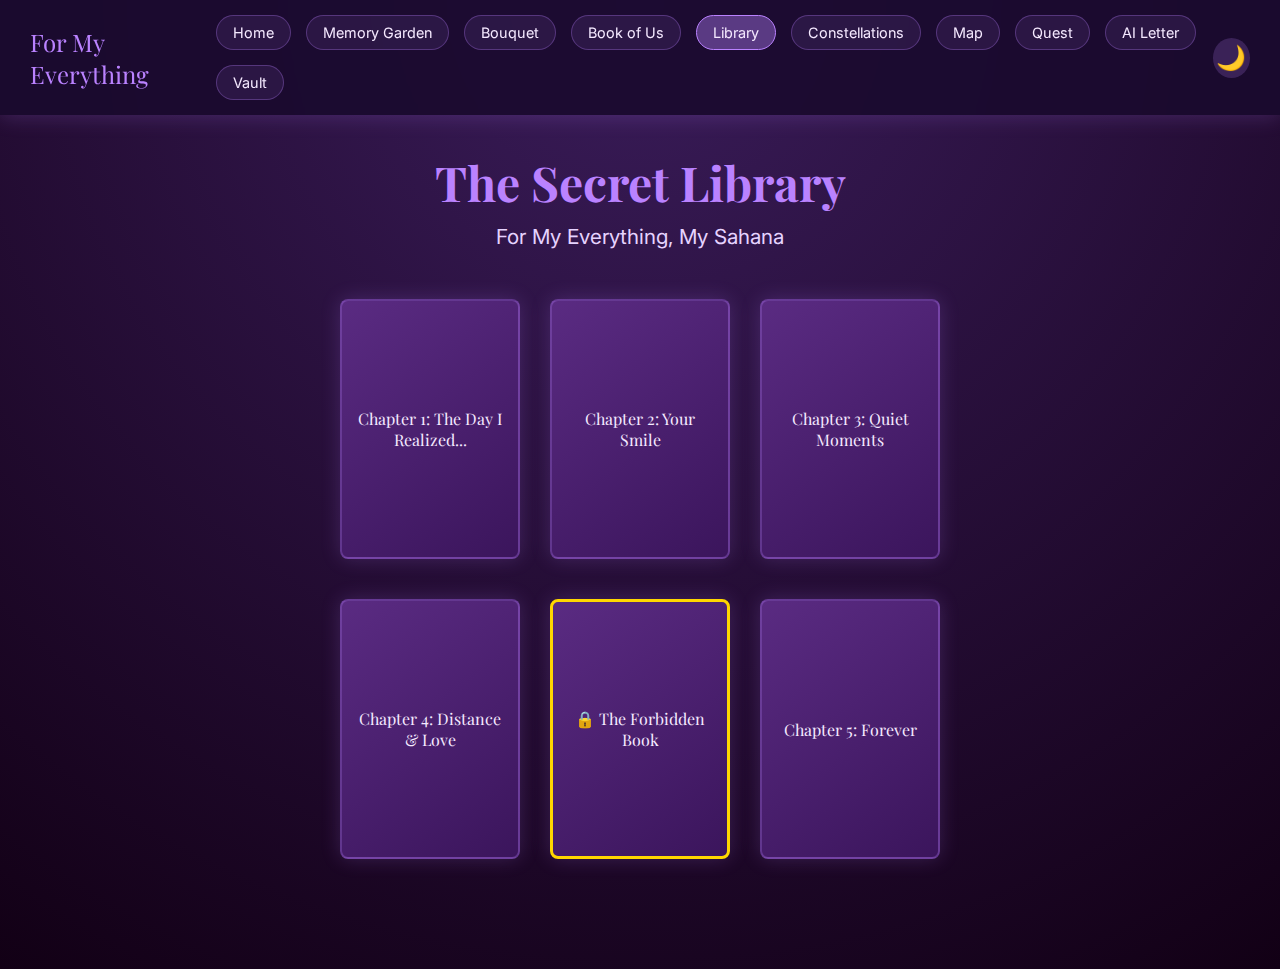
<file: library.html>
<!DOCTYPE html>
<html lang="en">
<head>
  <meta charset="UTF-8" />
  <meta name="viewport" content="width=device-width, initial-scale=1.0" />
  <title>Secret Library - For My Everything</title>
  <link rel="stylesheet" href="style.css" />
  <link href="https://fonts.googleapis.com/css2?family=Playfair+Display:wght@400;600;700&family=Inter:wght@300;400;500&family=Dancing+Script:wght@400;600&display=swap" rel="stylesheet">
</head>
<body>
  <!-- Navigation -->
  <nav id="mainNav" class="main-nav">
    <div class="nav-brand">For My Everything</div>
    <div class="nav-links">
      <a href="home.html" class="nav-btn">Home</a>
      <a href="memory-garden.html" class="nav-btn">Memory Garden</a>
      <a href="bouquet.html" class="nav-btn">Bouquet</a>
      <a href="book.html" class="nav-btn">Book of Us</a>
      <a href="library.html" class="nav-btn active">Library</a>
      <a href="constellations.html" class="nav-btn">Constellations</a>
      <a href="map.html" class="nav-btn">Map</a>
      <a href="quest.html" class="nav-btn">Quest</a>
      <a href="ai-letter.html" class="nav-btn">AI Letter</a>
      <a href="vault.html" class="nav-btn">Vault</a>
    </div>
    <button id="nightModeToggle" class="night-toggle">🌙</button>
  </nav>

  <!-- Secret Library Portal -->
  <section id="library" class="section active">
    <div class="library-container">
      <h1 class="library-title">The Secret Library</h1>
      <p class="library-subtitle">For My Everything, My Sahana</p>
      <div class="library-shelves">
        <div class="shelf-row">
          <div class="library-book" data-book="1">
            <span>Chapter 1: The Day I Realized...</span>
          </div>
          <div class="library-book" data-book="2">
            <span>Chapter 2: Your Smile</span>
          </div>
          <div class="library-book" data-book="3">
            <span>Chapter 3: Quiet Moments</span>
          </div>
        </div>
        <div class="shelf-row">
          <div class="library-book" data-book="4">
            <span>Chapter 4: Distance & Love</span>
          </div>
          <div class="library-book special-book" data-book="gift">
            <span>🔒 The Forbidden Book</span>
          </div>
          <div class="library-book" data-book="5">
            <span>Chapter 5: Forever</span>
          </div>
        </div>
      </div>
    </div>
    <div id="libraryModal" class="library-modal hidden">
      <div class="library-modal-content">
        <button class="close-modal">×</button>
        <div id="libraryModalText"></div>
      </div>
    </div>
  </section>

  <!-- Sparkles -->
  <div id="sparkles"></div>

  <!-- Dust Particles -->
  <div id="dust"></div>

  <script src="script.js"></script>
  <script>
    document.addEventListener('DOMContentLoaded', () => {
      initializeLibrary();
      createDust();
      createSparkles();
      currentSection = 'library';
    });
  </script>
</body>
</html>
</file>
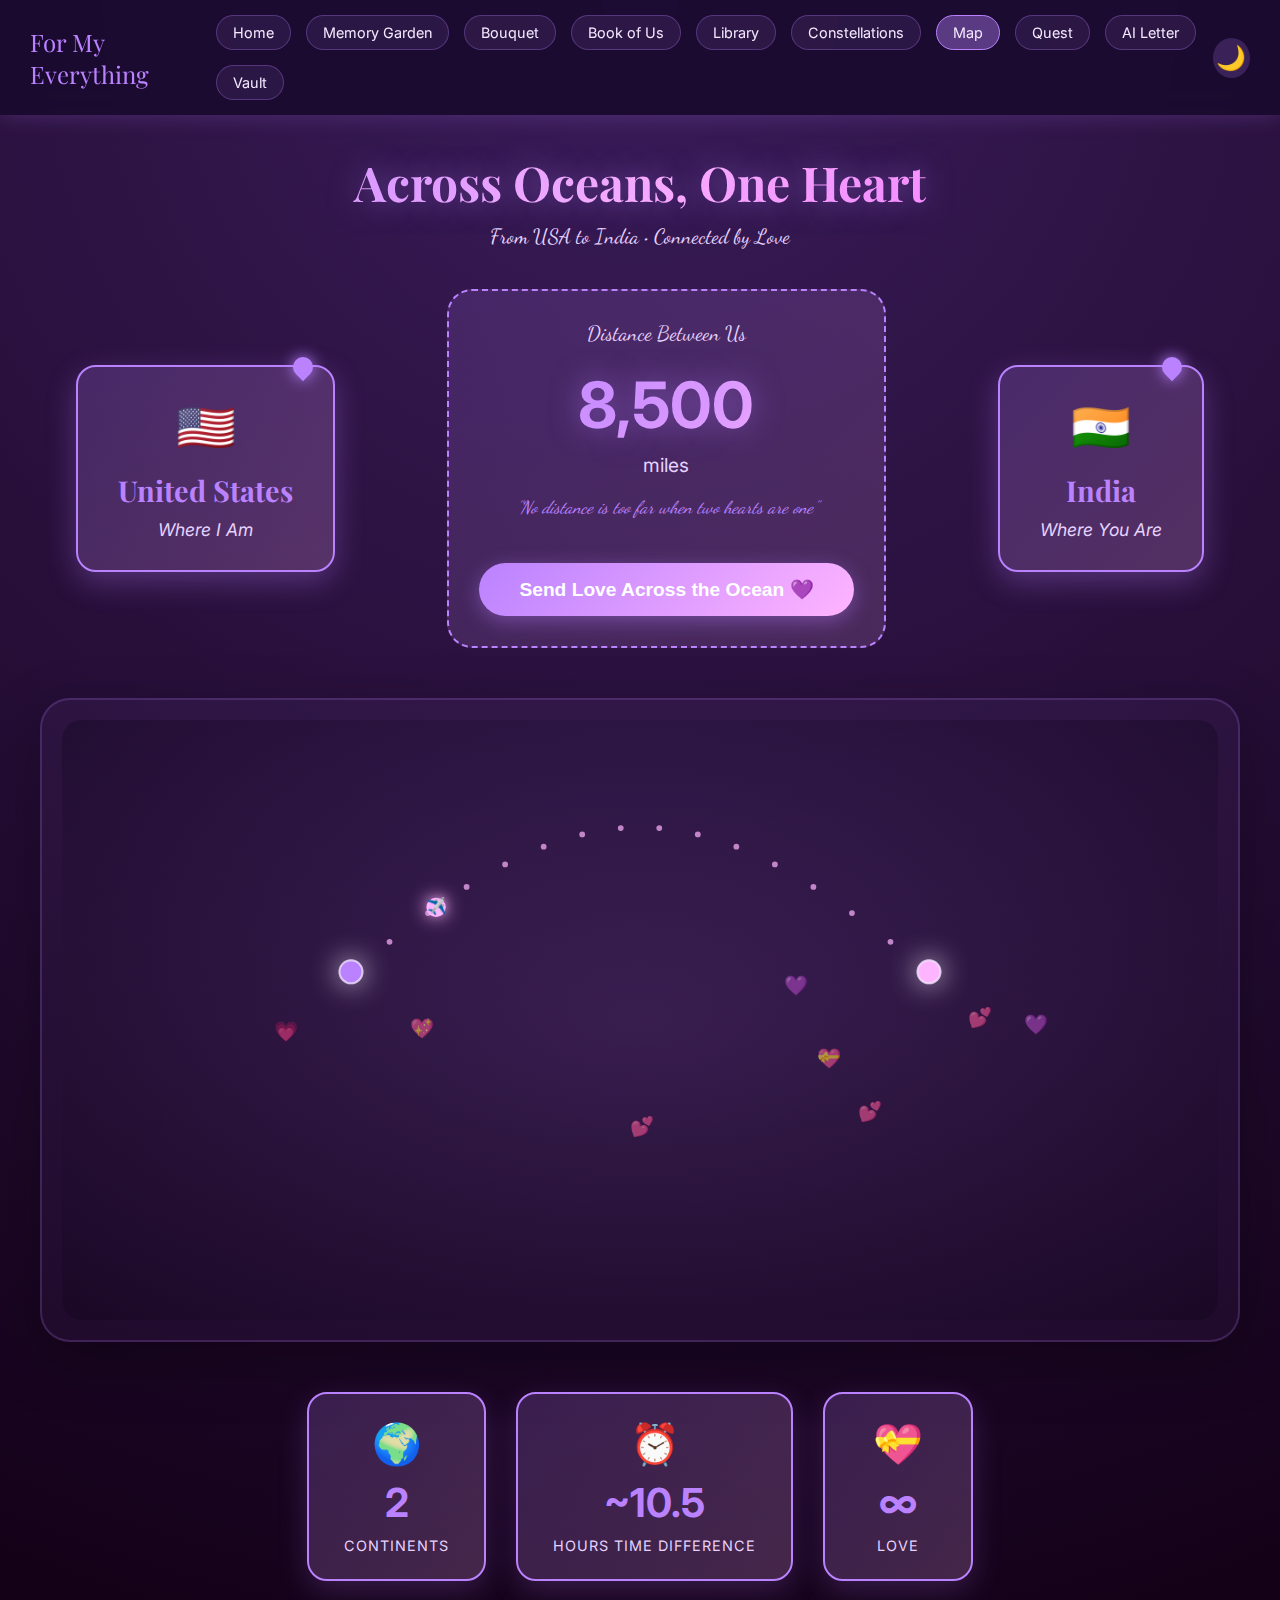
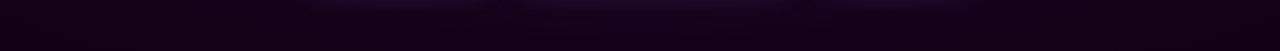
<file: map.html>
<!DOCTYPE html>
<html lang="en">
<head>
  <meta charset="UTF-8" />
  <meta name="viewport" content="width=device-width, initial-scale=1.0" />
  <title>Long Distance Map - For My Everything</title>
  <link rel="stylesheet" href="style.css" />
  <link href="https://fonts.googleapis.com/css2?family=Playfair+Display:wght@400;600;700&family=Inter:wght@300;400;500&family=Dancing+Script:wght@400;600&display=swap" rel="stylesheet">
</head>
<body>
  <!-- Navigation -->
  <nav id="mainNav" class="main-nav">
    <div class="nav-brand">For My Everything</div>
    <div class="nav-links">
      <a href="home.html" class="nav-btn">Home</a>
      <a href="memory-garden.html" class="nav-btn">Memory Garden</a>
      <a href="bouquet.html" class="nav-btn">Bouquet</a>
      <a href="book.html" class="nav-btn">Book of Us</a>
      <a href="library.html" class="nav-btn">Library</a>
      <a href="constellations.html" class="nav-btn">Constellations</a>
      <a href="map.html" class="nav-btn active">Map</a>
      <a href="quest.html" class="nav-btn">Quest</a>
      <a href="ai-letter.html" class="nav-btn">AI Letter</a>
      <a href="vault.html" class="nav-btn">Vault</a>
    </div>
    <button id="nightModeToggle" class="night-toggle">🌙</button>
  </nav>

  <!-- Long Distance Map -->
  <section id="map" class="section active">
    <div class="map-container">
      <h2 class="section-title map-title">Across Oceans, One Heart</h2>
      <p class="map-subtitle">From USA to India • Connected by Love</p>
      
      <div class="map-info">
        <div class="country-info">
          <div class="country-marker usa-marker">
            <div class="country-flag">🇺🇸</div>
            <h3>United States</h3>
            <p id="usaLocation">Where I Am</p>
            <div class="location-pin usa-pin"></div>
          </div>
          <div class="distance-info">
            <p class="distance-text">Distance Between Us</p>
            <p class="distance-number" id="distanceDisplay">8,000+</p>
            <p class="distance-unit">miles</p>
            <p class="love-quote">"No distance is too far when two hearts are one"</p>
            <button id="sendHug" class="hug-button">Send Love Across the Ocean 💜</button>
          </div>
          <div class="country-marker india-marker">
            <div class="country-flag">🇮🇳</div>
            <h3>India</h3>
            <p id="indiaLocation">Where You Are</p>
            <div class="location-pin india-pin"></div>
          </div>
        </div>
      </div>
      
      <div class="world-map-container">
        <svg id="mapSvg" class="map-svg" viewBox="0 0 1200 600" preserveAspectRatio="xMidYMid meet">
          <defs>
            <linearGradient id="purpleGradient" x1="0%" y1="0%" x2="100%" y2="0%">
              <stop offset="0%" style="stop-color:#ba82ff;stop-opacity:1" />
              <stop offset="50%" style="stop-color:#ff6bff;stop-opacity:1" />
              <stop offset="100%" style="stop-color:#ffb4ff;stop-opacity:1" />
            </linearGradient>
            <linearGradient id="usaGradient" x1="0%" y1="0%" x2="0%" y2="100%">
              <stop offset="0%" style="stop-color:rgba(186, 130, 255, 0.4);stop-opacity:1" />
              <stop offset="100%" style="stop-color:rgba(90, 43, 130, 0.6);stop-opacity:1" />
            </linearGradient>
            <linearGradient id="indiaGradient" x1="0%" y1="0%" x2="0%" y2="100%">
              <stop offset="0%" style="stop-color:rgba(255, 180, 255, 0.4);stop-opacity:1" />
              <stop offset="100%" style="stop-color:rgba(186, 130, 255, 0.6);stop-opacity:1" />
            </linearGradient>
            <filter id="glow">
              <feGaussianBlur stdDeviation="4" result="coloredBlur"/>
              <feMerge>
                <feMergeNode in="coloredBlur"/>
                <feMergeNode in="SourceGraphic"/>
              </feMerge>
            </filter>
            <filter id="softGlow">
              <feGaussianBlur stdDeviation="3" result="coloredBlur"/>
              <feMerge>
                <feMergeNode in="coloredBlur"/>
                <feMergeNode in="SourceGraphic"/>
              </feMerge>
            </filter>
          </defs>
          
          <!-- USA Map Outline (Simplified but recognizable shape) -->
          <g id="usaMap" class="country-map usa-map">
            <path id="usaPath" class="country-path" 
                  d="M 120 80 L 180 70 L 240 75 L 300 72 L 360 78 L 420 75 L 480 85 L 520 90 L 540 100 L 530 130 L 520 160 L 510 190 L 500 220 L 490 250 L 480 280 L 470 310 L 460 340 L 450 370 L 440 400 L 430 420 L 410 430 L 380 440 L 350 445 L 320 450 L 290 455 L 260 460 L 230 465 L 200 470 L 170 475 L 140 480 L 120 470 L 110 450 L 100 430 L 90 410 L 80 390 L 70 370 L 60 350 L 50 330 L 45 310 L 40 290 L 35 270 L 30 250 L 25 230 L 20 210 L 15 190 L 10 170 L 8 150 L 10 130 L 15 110 L 20 95 L 30 85 L 50 80 Z" 
                  fill="url(#usaGradient)" 
                  stroke="#ba82ff" 
                  stroke-width="2.5" 
                  filter="url(#softGlow)"/>
            <!-- USA Label -->
            <text x="300" y="280" text-anchor="middle" font-family="Playfair Display, serif" font-size="24" fill="#ba82ff" opacity="0.8" font-weight="bold">USA</text>
          </g>
          
          <!-- India Map Outline (Simplified but recognizable triangular shape) -->
          <g id="indiaMap" class="country-map india-map">
            <path id="indiaPath" class="country-path" 
                  d="M 800 120 L 850 115 L 900 120 L 950 125 L 1000 130 L 1050 135 L 1100 140 L 1120 160 L 1115 190 L 1110 220 L 1105 250 L 1100 280 L 1095 310 L 1090 340 L 1085 370 L 1080 400 L 1075 430 L 1070 460 L 1065 490 L 1060 520 L 1055 540 L 1045 550 L 1025 545 L 1000 540 L 975 535 L 950 530 L 925 525 L 900 520 L 875 515 L 850 510 L 825 505 L 800 500 L 790 480 L 780 460 L 770 440 L 760 420 L 750 400 L 740 380 L 730 360 L 720 340 L 710 320 L 700 300 L 690 280 L 680 260 L 670 240 L 660 220 L 750 170 Z" 
                  fill="url(#indiaGradient)" 
                  stroke="#ffb4ff" 
                  stroke-width="2.5" 
                  filter="url(#softGlow)"/>
            <!-- India Label -->
            <text x="900" y="350" text-anchor="middle" font-family="Playfair Display, serif" font-size="24" fill="#ffb4ff" opacity="0.8" font-weight="bold">India</text>
          </g>
          
          <!-- Connection Arc (Curved line from USA to India) -->
          <path id="connectionArc" class="connection-arc" 
                d="M 300 250 Q 600 100 900 250" 
                fill="none" 
                stroke="url(#purpleGradient)" 
                stroke-width="4"
                filter="url(#glow)"/>
          
          <!-- Animated particles along the connection -->
          <g id="connectionParticles"></g>
          
          <!-- Location markers -->
          <g id="usaMarker" class="location-marker">
            <circle id="usaDot" class="country-dot usa-dot" cx="300" cy="250" r="12"/>
            <circle class="pulse-ring" cx="300" cy="250" r="12"/>
            <circle class="pulse-ring-delayed" cx="300" cy="250" r="12"/>
          </g>
          
          <g id="indiaMarker" class="location-marker">
            <circle id="indiaDot" class="country-dot india-dot" cx="900" cy="250" r="12"/>
            <circle class="pulse-ring" cx="900" cy="250" r="12"/>
            <circle class="pulse-ring-delayed" cx="900" cy="250" r="12"/>
          </g>
          
          <!-- Animated plane/heart icon -->
          <g id="planeGroup" class="plane-group">
            <circle id="plane" class="plane" cx="300" cy="250" r="10"/>
            <text id="planeIcon" class="plane-icon" x="300" y="255" text-anchor="middle" font-size="16">✈️</text>
          </g>
          
          <!-- Floating hearts -->
          <g id="floatingHearts"></g>
        </svg>
      </div>
      
      <div class="map-stats">
        <div class="stat-card">
          <div class="stat-icon">🌍</div>
          <div class="stat-value">2</div>
          <div class="stat-label">Continents</div>
        </div>
        <div class="stat-card">
          <div class="stat-icon">⏰</div>
          <div class="stat-value">~10.5</div>
          <div class="stat-label">Hours Time Difference</div>
        </div>
        <div class="stat-card">
          <div class="stat-icon">💝</div>
          <div class="stat-value">∞</div>
          <div class="stat-label">Love</div>
        </div>
      </div>
      
      <div id="cityMemories" class="city-memories hidden">
        <div class="memory-popup">
          <button class="close-memory">×</button>
          <div id="memoryContent"></div>
        </div>
      </div>
    </div>
  </section>

  <!-- Sparkles -->
  <div id="sparkles"></div>

  <script src="script.js"></script>
  <script>
    document.addEventListener('DOMContentLoaded', () => {
      initializeMap();
      setTimeout(() => animatePlane(), 100);
      createSparkles();
      currentSection = 'map';
    });
  </script>
</body>
</html>
</file>
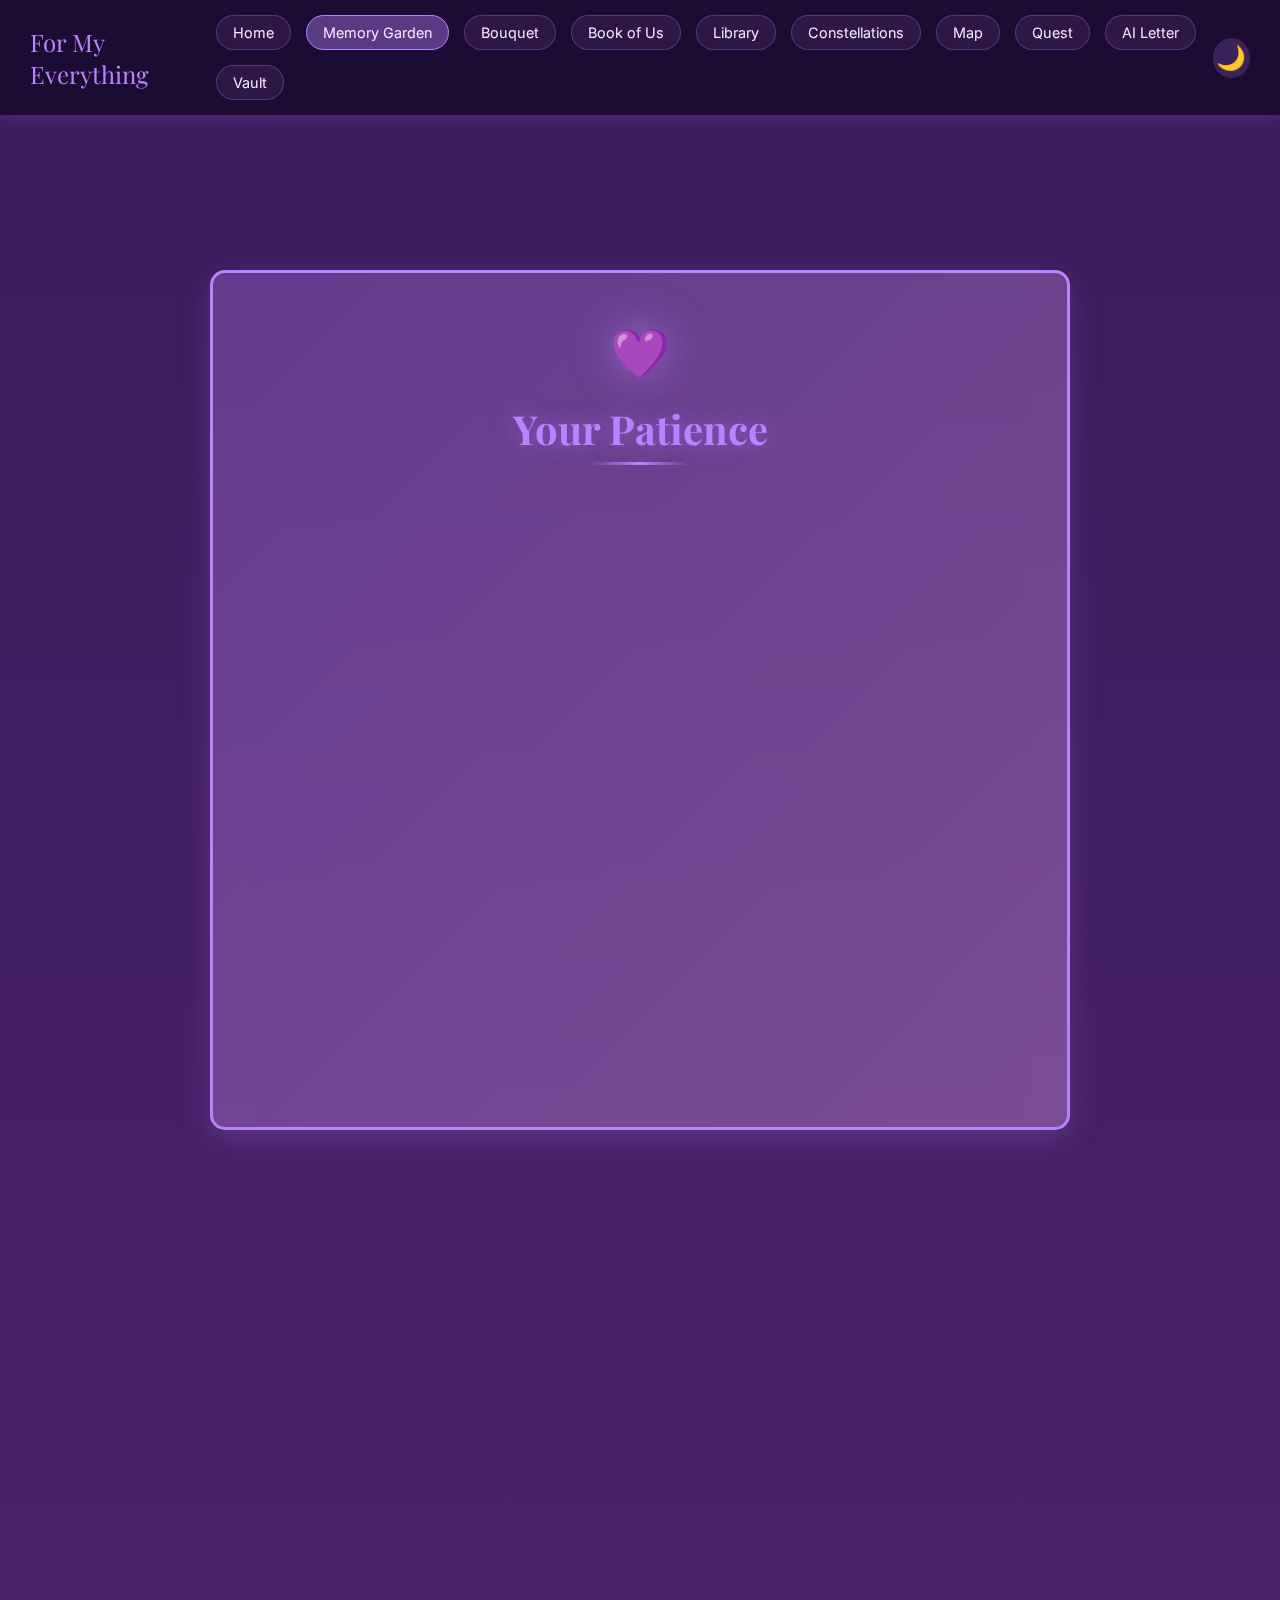
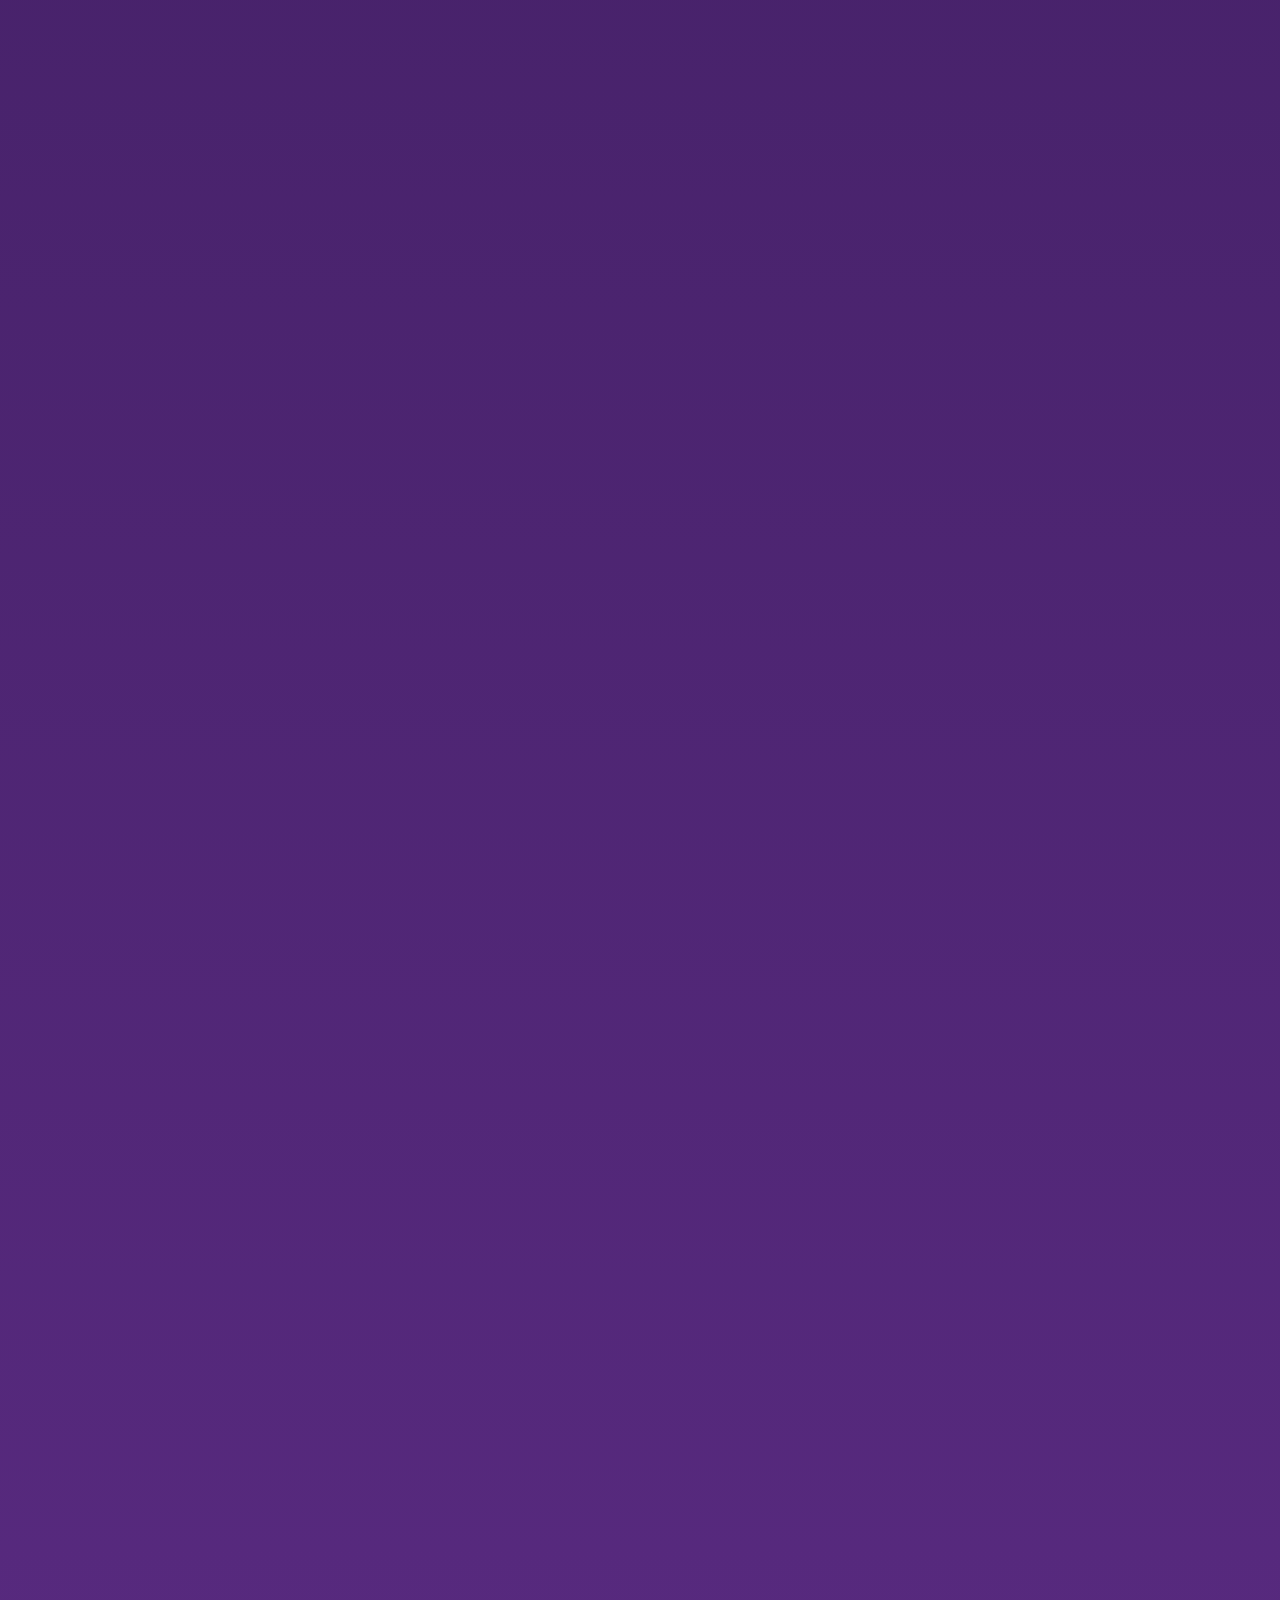
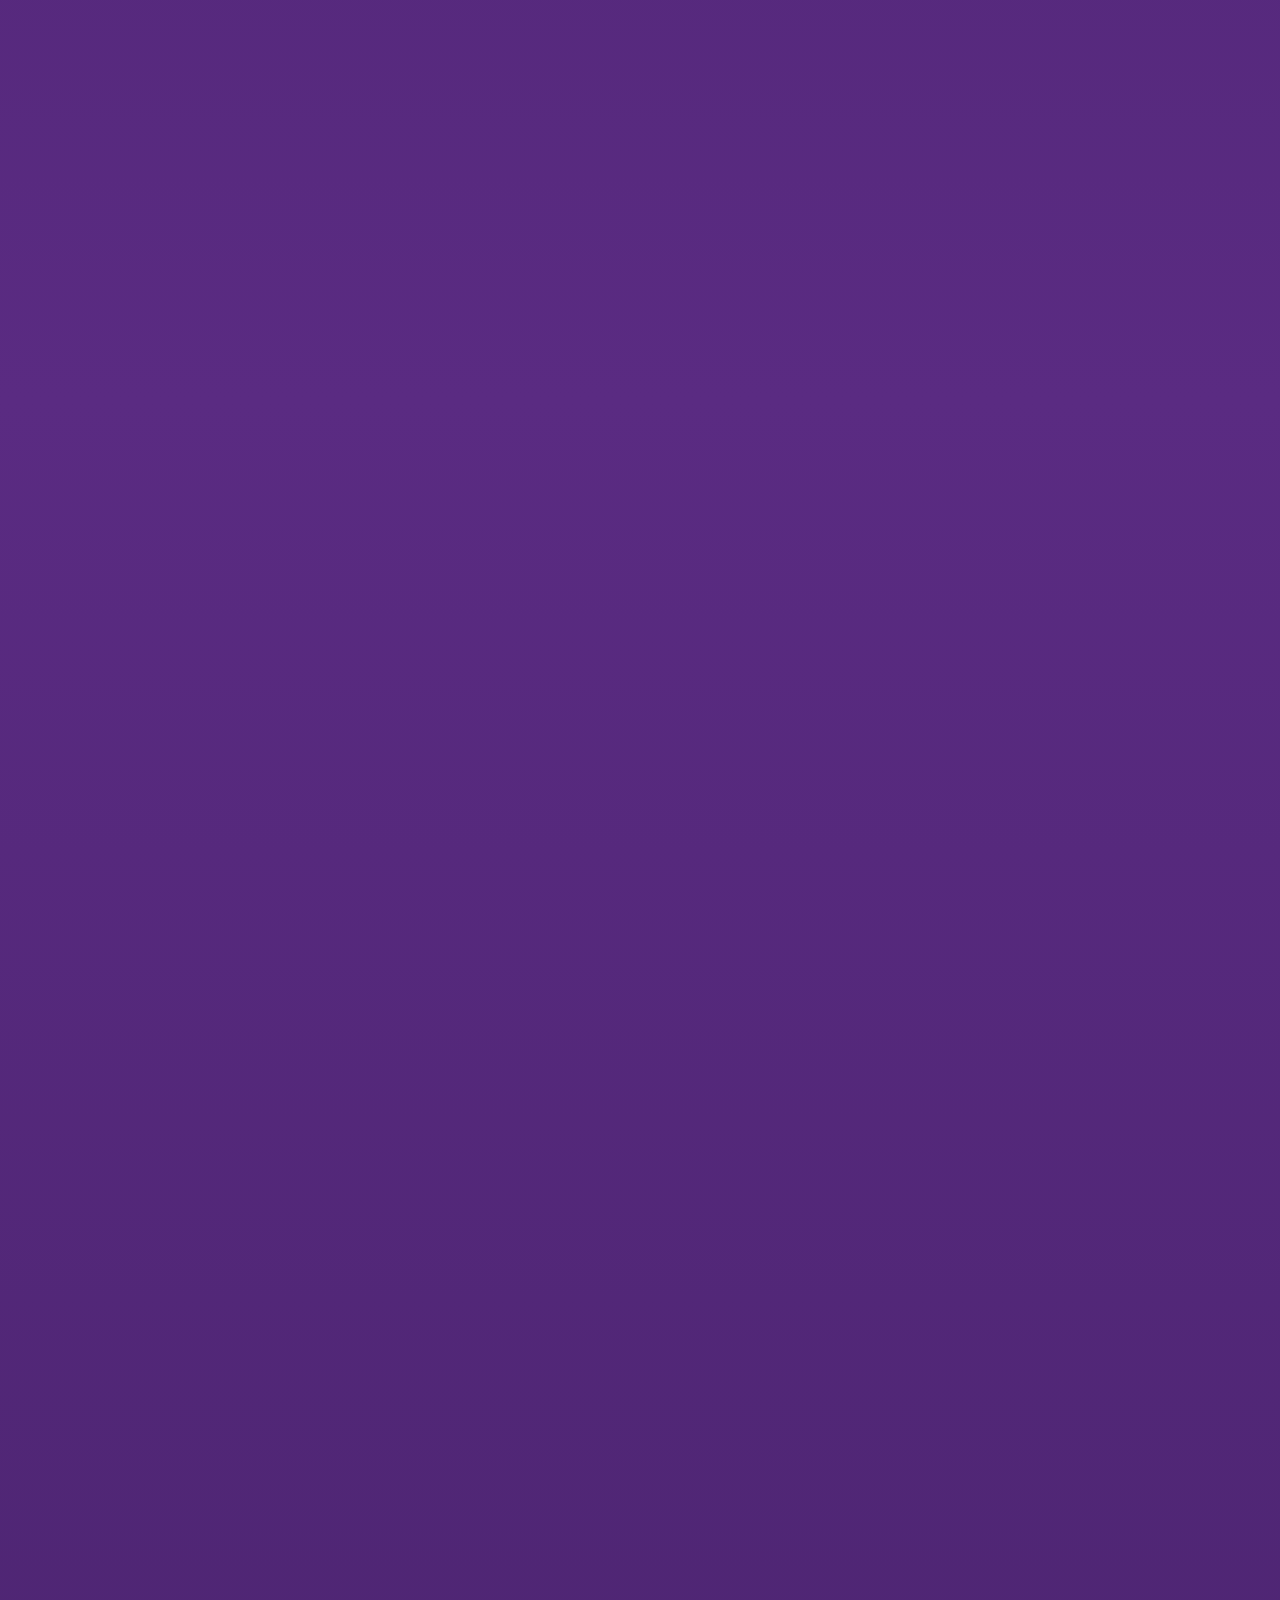
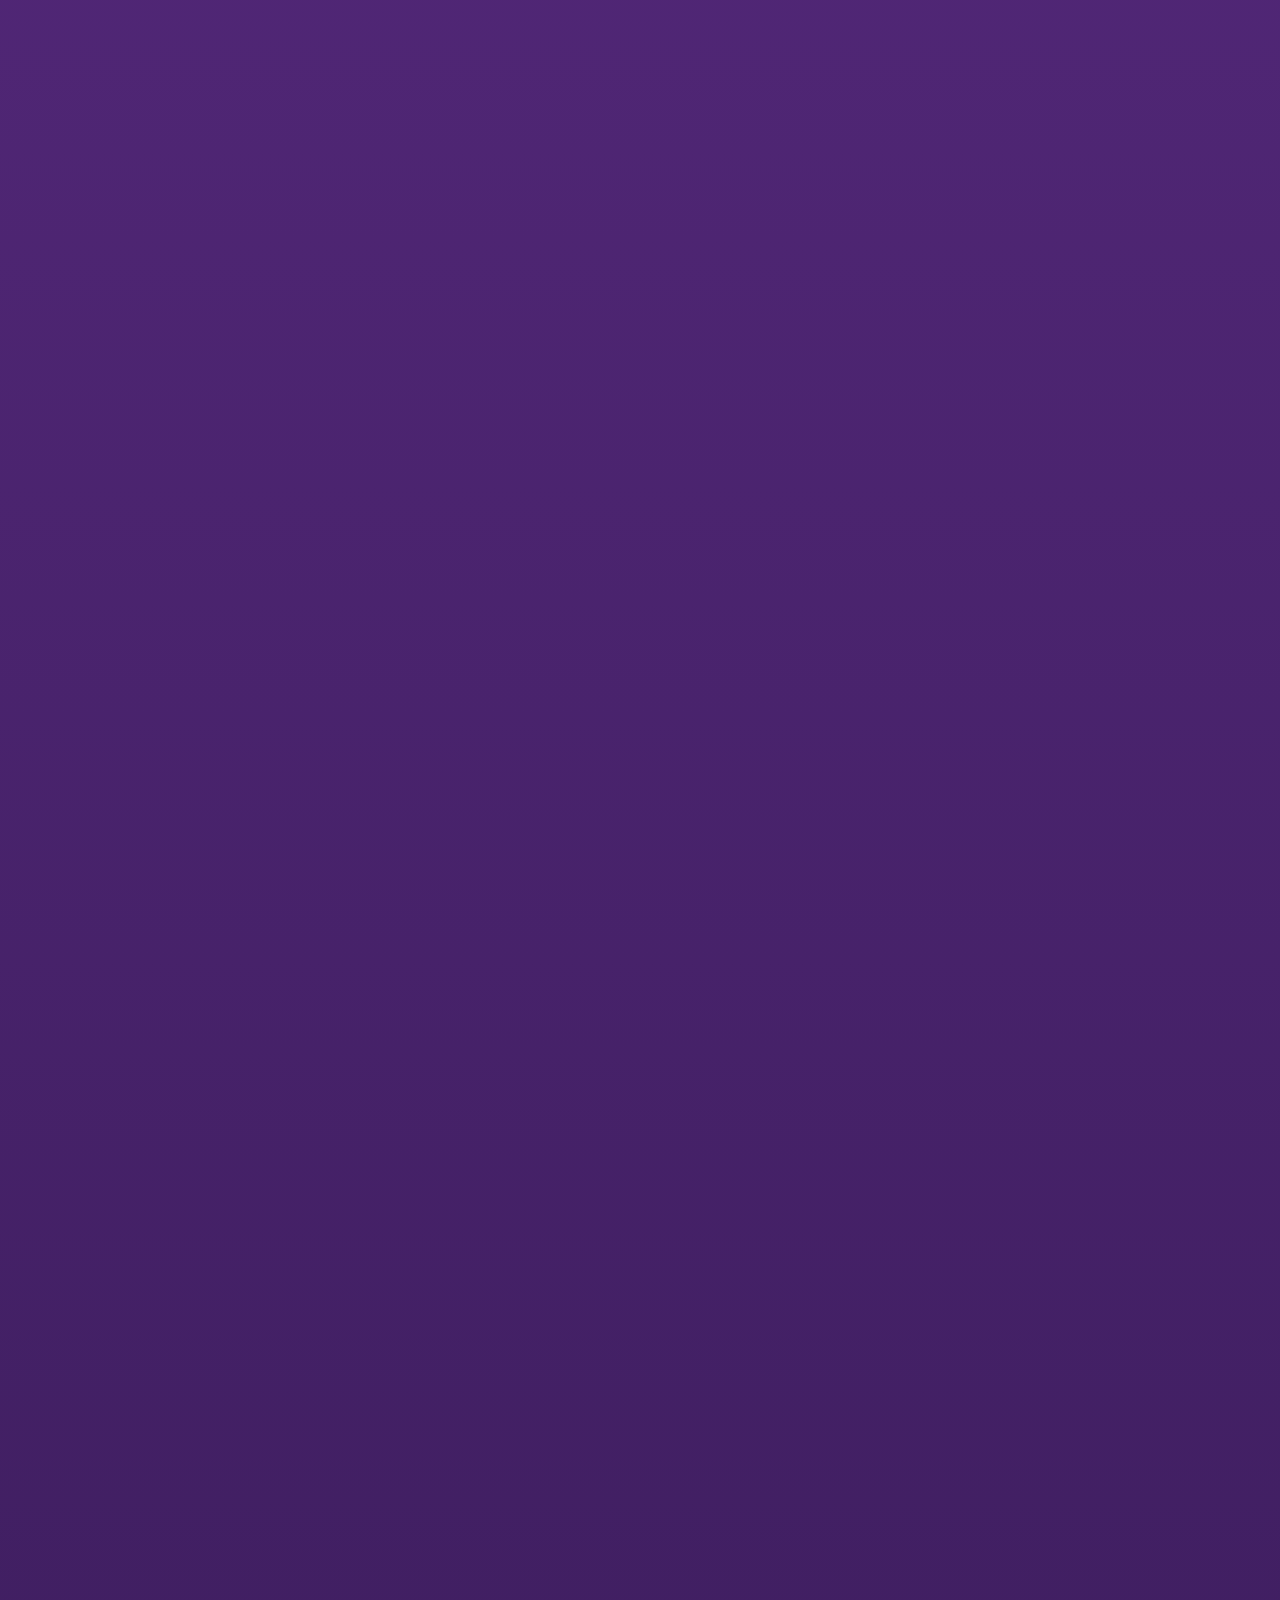
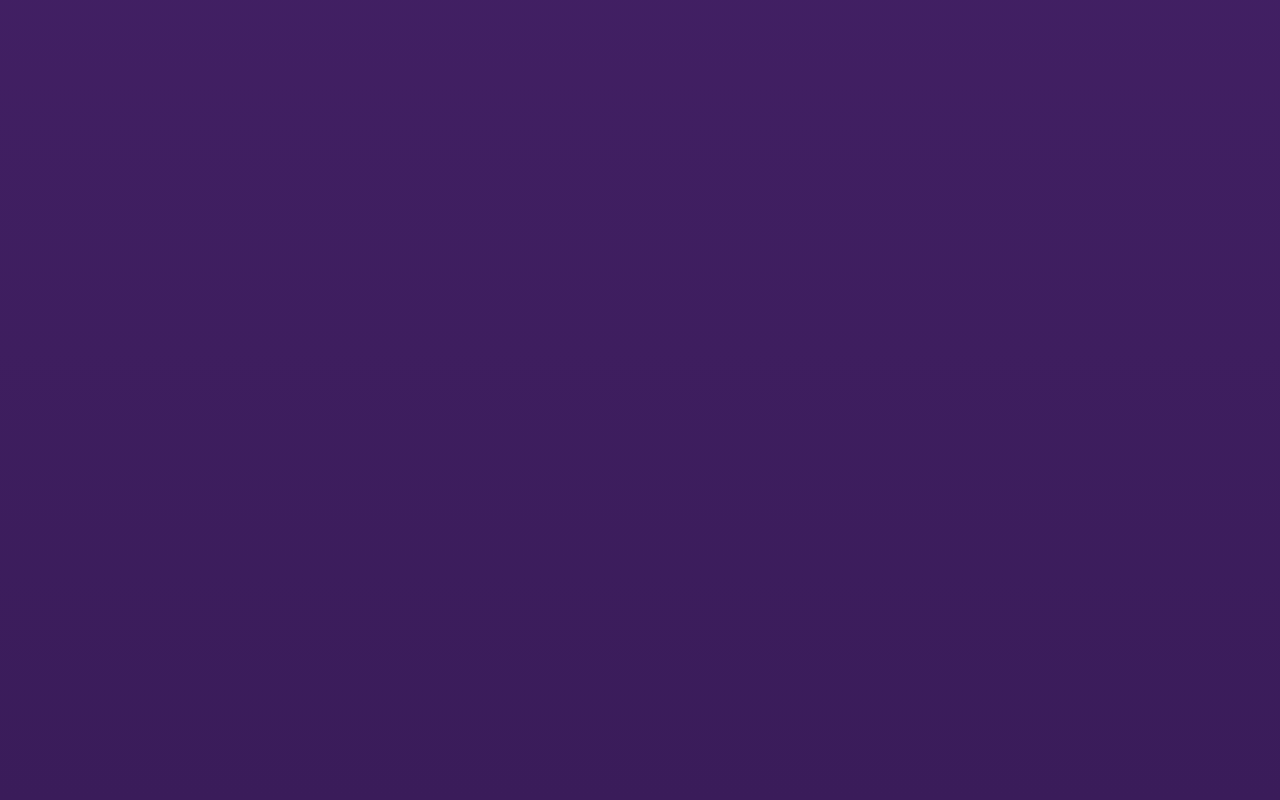
<file: memory-garden.html>
<!DOCTYPE html>
<html lang="en">
<head>
  <meta charset="UTF-8" />
  <meta name="viewport" content="width=device-width, initial-scale=1.0" />
  <title>Memory Garden - For My Everything</title>
  <link rel="stylesheet" href="style.css" />
  <link href="https://fonts.googleapis.com/css2?family=Playfair+Display:wght@400;600;700&family=Inter:wght@300;400;500&family=Dancing+Script:wght@400;600;700&display=swap" rel="stylesheet">
</head>
<body>
  <!-- Navigation -->
  <nav id="mainNav" class="main-nav">
    <div class="nav-brand">For My Everything</div>
    <div class="nav-links">
      <a href="home.html" class="nav-btn">Home</a>
      <a href="memory-garden.html" class="nav-btn active">Memory Garden</a>
      <a href="bouquet.html" class="nav-btn">Bouquet</a>
      <a href="book.html" class="nav-btn">Book of Us</a>
      <a href="library.html" class="nav-btn">Library</a>
      <a href="constellations.html" class="nav-btn">Constellations</a>
      <a href="map.html" class="nav-btn">Map</a>
      <a href="quest.html" class="nav-btn">Quest</a>
      <a href="ai-letter.html" class="nav-btn">AI Letter</a>
      <a href="vault.html" class="nav-btn">Vault</a>
    </div>
    <button id="nightModeToggle" class="night-toggle">🌙</button>
  </nav>

  <!-- Purple Memory Garden -->
  <section id="memory-garden" class="section active">
    <div class="garden-container">
      
      <!-- Your Patience -->
      <div class="memory-card" data-card="patience">
        <div class="card-icon">💜</div>
        <h2>Your Patience</h2>
        <div class="card-content">
          <p class="card-intro">Your patience with me…</p>
          <p>The way you understand me even when I struggle to find words.</p>
          <p>The way you stay calm when my mind feels loud.</p>
          <p>The way you choose gentleness over anger, love over ego.</p>
          <p class="card-highlight">Your patience isn't quiet — it's powerful.</p>
          <p>It makes me feel safe.</p>
          <p>It makes me feel seen.</p>
          <p>It makes me want to be better, not because I have to… but because I want to, for you.</p>
        </div>
      </div>

      <!-- Your Strength -->
      <div class="memory-card" data-card="strength">
        <div class="card-icon">💪</div>
        <h2>Your Strength</h2>
        <div class="card-content">
          <p>You are stronger than you know, my love.</p>
          <p>Not the loud kind of strength — but the kind that survives, heals, and still loves deeply.</p>
          <p>You carry so much grace in your heart.</p>
          <p>So much beauty in your soul.</p>
          <p>And even on days when you don't see it, I see everything.</p>
          <p class="card-highlight">You are my inspiration.</p>
          <p>My reminder that softness can be powerful, and love can be fearless.</p>
        </div>
      </div>

      <!-- Your Love -->
      <div class="memory-card" data-card="love">
        <div class="card-icon">❤️</div>
        <h2>Your Love</h2>
        <div class="card-content">
          <p>The way you love me is rare.</p>
          <p>It's gentle, honest, and pure.</p>
          <p>You love me in ways that feel like home.</p>
          <p>In ways that make distance disappear.</p>
          <p>In ways that make ordinary moments feel sacred.</p>
          <p class="card-highlight">Being loved by you is my greatest blessing.</p>
        </div>
      </div>

      <!-- Our Bond -->
      <div class="memory-card" data-card="bond">
        <div class="card-icon">🔗</div>
        <h2>Our Bond</h2>
        <div class="card-content">
          <p>What we have is not just love — it's connection.</p>
          <p>A bond that grew quietly, patiently, beautifully.</p>
          <p>Even across miles, I feel you with me.</p>
          <p>In my thoughts.</p>
          <p>In my prayers.</p>
          <p>In every dream I have of tomorrow.</p>
          <p class="card-highlight">You are not just my partner.</p>
          <p>You are my heart walking outside my body.</p>
        </div>
      </div>

      <!-- Our Future -->
      <div class="memory-card" data-card="future">
        <div class="card-icon">🌟</div>
        <h2>Our Future</h2>
        <div class="card-content">
          <p>When I think of our future, I see warmth.</p>
          <p>I see laughter filling our home.</p>
          <p>I see late nights talking about nothing and everything.</p>
          <p>I see us growing together — learning, healing, choosing each other again and again.</p>
          <p>And in that future, I see our daughter.</p>
          <p>A little piece of us.</p>
          <p>With your kindness, your beauty, your heart.</p>
          <p>I imagine holding her hand, watching her smile, and thanking life for giving me both of you.</p>
          <p class="card-highlight">Our future isn't just a dream to me — it's a promise.</p>
          <p>One I'm ready to build, protect, and cherish with you.</p>
        </div>
      </div>

      <!-- My Promise -->
      <div class="memory-card promise-card" data-card="promise">
        <div class="card-icon">💍</div>
        <h2>My Promise to You</h2>
        <div class="card-content">
          <p>I promise to stand beside you.</p>
          <p>To grow with you.</p>
          <p>To love you with patience, honesty, and devotion.</p>
          <p>No matter where life takes us,</p>
          <p>No matter what challenges come our way,</p>
          <p class="card-highlight">My heart will always find its way back to you.</p>
        </div>
      </div>

      <!-- Forever -->
      <div class="memory-card forever-card surprise-card" data-card="forever">
        <div class="card-icon">∞</div>
        <h2>Forever</h2>
        <div class="card-content">
          <p>You are my everything.</p>
          <p>My light.</p>
          <p>My wife.</p>
          <p>My home.</p>
          <p class="card-highlight">And I will love you —</p>
          <p>Today.</p>
          <p>Tomorrow.</p>
          <p>And for every lifetime after.</p>
        </div>
        <button id="surpriseBtn" class="surprise-button">Bloom</button>
        <div id="surpriseLetter" class="surprise-letter hidden">
          <p class="typewriter-text"></p>
        </div>
      </div>

    </div>
  </section>

  <!-- Sparkles -->
  <div id="sparkles"></div>

  <!-- Floating Petals -->
  <div id="floatingPetals"></div>

  <script src="script.js"></script>
  <script>
    // Initialize memory garden
    document.addEventListener('DOMContentLoaded', () => {
      initializeMemoryGarden();
      createPetals();
      createSparkles();
      createFloatingPetals();
    });
  </script>
</body>
</html>
</file>
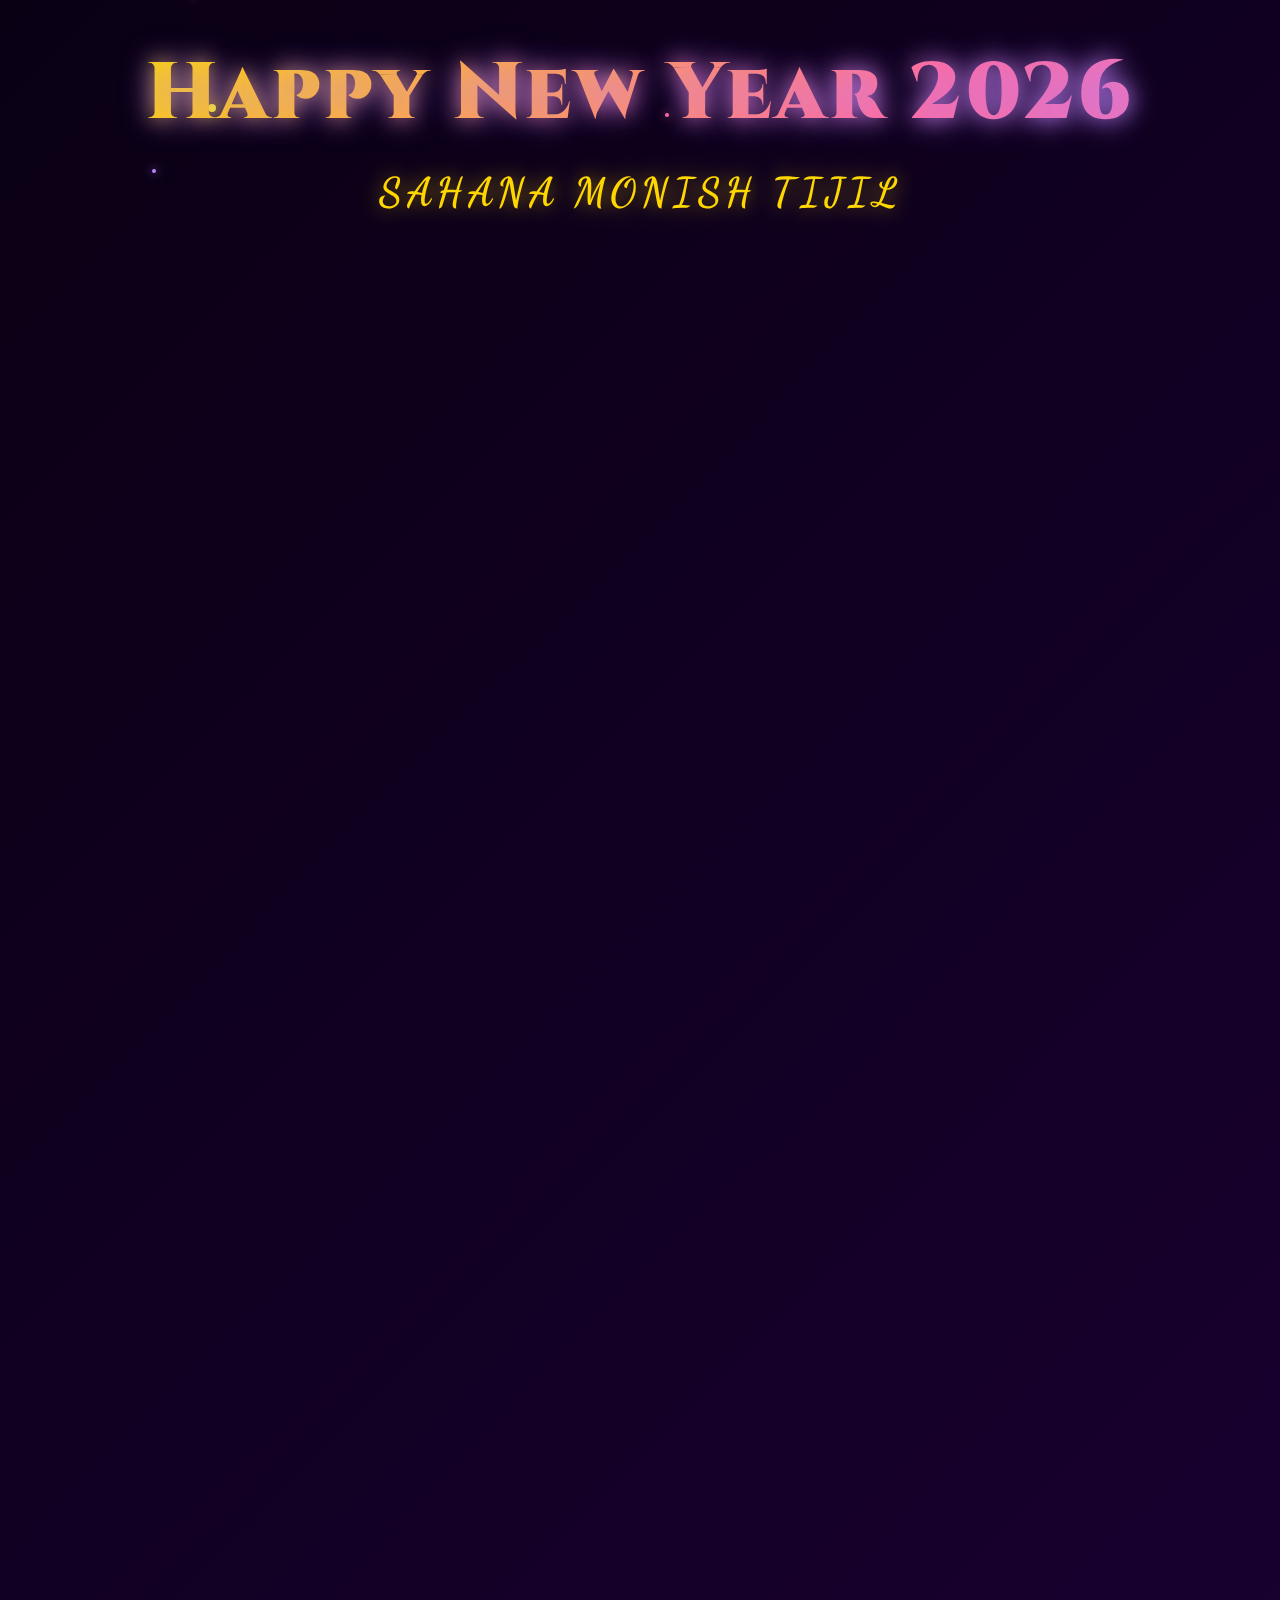
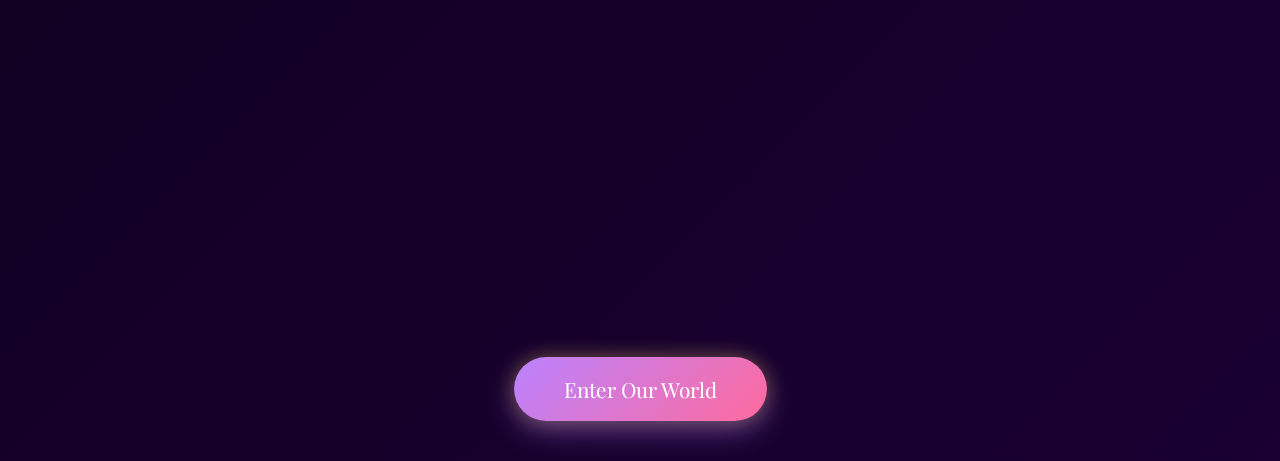
<file: newyear.html>
<!DOCTYPE html>
<html lang="en">
<head>
  <meta charset="UTF-8" />
  <meta name="viewport" content="width=device-width, initial-scale=1.0" />
  <title>Happy New Year 2026 - For My Everything</title>
  <link rel="stylesheet" href="newyear.css" />
  <link href="https://fonts.googleapis.com/css2?family=Playfair+Display:wght@400;600;700;900&family=Inter:wght@300;400;500&family=Dancing+Script:wght@400;600;700&family=Cinzel:wght@400;600;700&display=swap" rel="stylesheet">
</head>
<body>
  <!-- Fireworks Background -->
  <div id="fireworks"></div>
  
  <!-- Confetti -->
  <div id="confetti"></div>
  
  <!-- Main Content -->
  <div class="newyear-container">
    <!-- Main Title -->
    <div class="main-title-container">
      <h1 class="main-title" id="mainTitle">Happy New Year 2026</h1>
      <h2 class="names-title" id="namesTitle">SAHANA MONISH TIJIL</h2>
    </div>

    <!-- Letter Container -->
    <div class="letter-container" id="letterContainer">
      <div class="letter-paper">
        <div class="letter-content">
          <p class="letter-intro">Every day is my happiest day, simply because a godesss like you exists in my life.</p>
          <p class="letter-line">An angel like you.</p>
          <p class="letter-line">My wife.</p>
          
          <p class="letter-paragraph">You don't know how full my heart feels just knowing you're with me through everything. Your presence alone changes my world. I still remember how happy I was celebrating my first birthday with you — something I had dreamed of since I was in 7th grade. I waited, without even knowing I was waiting… and then you came into my life and made everything make sense.</p>
          
          <p class="letter-paragraph">This is our second New Year together — 2026 — and even that feels unreal to me. Time moves, years change, but the way you make me feel stays constant. There are moments when I try to put my love for you into words, and I realize there are none strong enough. All I can do is melt, every single second, thinking of you… of my everything.</p>
          
          <div class="letter-highlight">
            <p>You are my light in this life.</p>
            <p>My peace when the world feels heavy.</p>
            <p>My strength when I feel weak.</p>
          </div>
          
          <p class="letter-paragraph">Loving you is not something I do — it's something I am.</p>
          <p class="letter-paragraph">And no matter where life takes us, no matter the distance, no matter the years ahead, one thing will never change:</p>
          
          <div class="letter-pledge">
            <p>I choose you.</p>
            <p>Every day.</p>
            <p>In every lifetime.</p>
            <p>In every lifetime and any life that's ahead of us </p>
          </div>
          
          <p class="letter-signature">Forever yours,<br>Your husband.</p>
        </div>
      </div>
    </div>

    <!-- Enter Button -->
    <button class="enter-button" id="enterButton">
      <span>Enter Our World</span>
      <div class="button-sparkle"></div>
    </button>
  </div>

  <!-- Cracker Burst Effects -->
  <div id="crackers"></div>

  <!-- Sparkles -->
  <div id="sparkles"></div>

  <script src="newyear.js"></script>
</body>
</html>
</file>
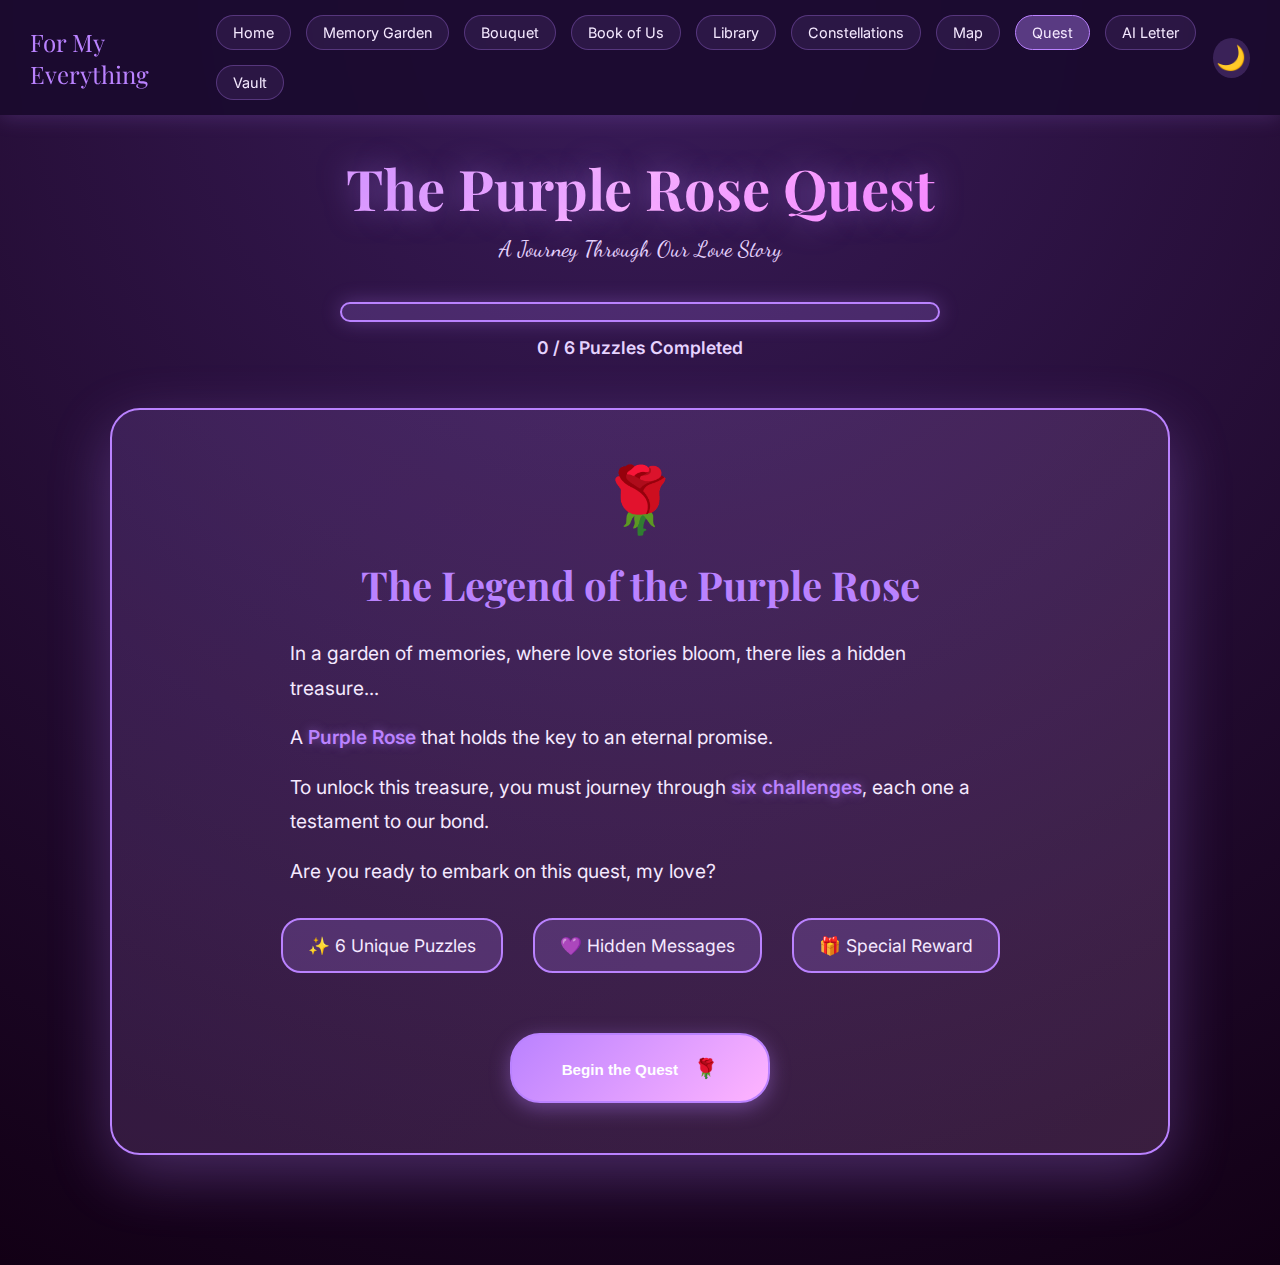
<file: quest.html>
<!DOCTYPE html>
<html lang="en">
<head>
  <meta charset="UTF-8" />
  <meta name="viewport" content="width=device-width, initial-scale=1.0" />
  <title>Purple Rose Quest - For My Everything</title>
  <link rel="stylesheet" href="style.css" />
  <link href="https://fonts.googleapis.com/css2?family=Playfair+Display:wght@400;600;700&family=Inter:wght@300;400;500&family=Dancing+Script:wght@400;600&display=swap" rel="stylesheet">
</head>
<body>
  <!-- Navigation -->
  <nav id="mainNav" class="main-nav">
    <div class="nav-brand">For My Everything</div>
    <div class="nav-links">
      <a href="home.html" class="nav-btn">Home</a>
      <a href="memory-garden.html" class="nav-btn">Memory Garden</a>
      <a href="bouquet.html" class="nav-btn">Bouquet</a>
      <a href="book.html" class="nav-btn">Book of Us</a>
      <a href="library.html" class="nav-btn">Library</a>
      <a href="constellations.html" class="nav-btn">Constellations</a>
      <a href="map.html" class="nav-btn">Map</a>
      <a href="quest.html" class="nav-btn active">Quest</a>
      <a href="ai-letter.html" class="nav-btn">AI Letter</a>
      <a href="vault.html" class="nav-btn">Vault</a>
    </div>
    <button id="nightModeToggle" class="night-toggle">🌙</button>
  </nav>

  <!-- Purple Rose Quest -->
  <section id="quest" class="section active">
    <div class="quest-container">
      <h2 class="section-title quest-main-title">The Purple Rose Quest</h2>
      <p class="quest-subtitle">A Journey Through Our Love Story</p>
      
      <!-- Progress Bar -->
      <div class="quest-progress-container">
        <div class="quest-progress-bar">
          <div id="questProgress" class="quest-progress-fill"></div>
        </div>
        <p class="quest-progress-text"><span id="currentPuzzle">0</span> / <span id="totalPuzzles">6</span> Puzzles Completed</p>
      </div>
      
      <div id="questStage" class="quest-stage">
        <div class="quest-intro">
          <div class="quest-story">
            <div class="story-icon">🌹</div>
            <h3 class="story-title">The Legend of the Purple Rose</h3>
            <div class="story-content">
              <p>In a garden of memories, where love stories bloom, there lies a hidden treasure...</p>
              <p>A <span class="highlight">Purple Rose</span> that holds the key to an eternal promise.</p>
              <p>To unlock this treasure, you must journey through <span class="highlight">six challenges</span>, each one a testament to our bond.</p>
              <p>Are you ready to embark on this quest, my love?</p>
            </div>
            <div class="quest-features">
              <div class="feature-item">✨ 6 Unique Puzzles</div>
              <div class="feature-item">💜 Hidden Messages</div>
              <div class="feature-item">🎁 Special Reward</div>
            </div>
          </div>
          <button id="startQuest" class="quest-btn start-btn">
            <span class="btn-text">Begin the Quest</span>
            <span class="btn-icon">🌹</span>
          </button>
        </div>
        <div class="quest-puzzle hidden" id="puzzle1">
          <div class="puzzle-header">
            <div class="puzzle-number">Puzzle 1</div>
            <h3 class="puzzle-title">The Flower Path</h3>
            <p class="puzzle-description">Follow the path of our love story. Click the flowers in the order we met, fell in love, and promised forever.</p>
          </div>
          <div class="petal-puzzle">
            <div class="quest-petal" data-order="1">
              <span class="petal-emoji">🌸</span>
              <span class="petal-label">First</span>
            </div>
            <div class="quest-petal" data-order="2">
              <span class="petal-emoji">🌺</span>
              <span class="petal-label">Second</span>
            </div>
            <div class="quest-petal" data-order="3">
              <span class="petal-emoji">🌷</span>
              <span class="petal-label">Third</span>
            </div>
            <div class="quest-petal" data-order="4">
              <span class="petal-emoji">🌹</span>
              <span class="petal-label">Fourth</span>
            </div>
            <div class="quest-petal" data-order="5">
              <span class="petal-emoji">🌻</span>
              <span class="petal-label">Fifth</span>
            </div>
          </div>
          <div class="selected-order">
            <p>Your selection: <span id="selectedOrder"></span></p>
          </div>
          <div class="quest-hint-box">
            <span class="hint-icon">💡</span>
            <p class="quest-hint">Hint: Think of our journey together - from first meeting to forever</p>
          </div>
        </div>
        <div class="quest-puzzle hidden" id="puzzle2">
          <div class="puzzle-header">
            <div class="puzzle-number">Puzzle 2</div>
            <h3 class="puzzle-title">The Love Cipher</h3>
            <p class="puzzle-description">Decode this secret message using the words below. Each number represents a word position.</p>
          </div>
          <div class="cipher-display">
            <div class="cipher-code">3 - 1 - 2 , &nbsp;&nbsp; 2 - 1 - 3 , &nbsp;&nbsp; 1 - 2 - 1</div>
          </div>
          <div class="cipher-words">
            <div class="cipher-word" data-word="1">
              <span class="word-number">1</span>
              <span class="word-text">Love</span>
            </div>
            <div class="cipher-word" data-word="2">
              <span class="word-number">2</span>
              <span class="word-text">You</span>
            </div>
            <div class="cipher-word" data-word="3">
              <span class="word-number">3</span>
              <span class="word-text">Forever</span>
            </div>
          </div>
          <div class="cipher-input-container">
            <input type="text" id="cipherAnswer" placeholder="Type your decoded message here..." class="cipher-input">
            <button id="checkCipher" class="quest-btn check-btn">
              <span>Check Answer</span>
            </button>
          </div>
          <div class="quest-hint-box">
            <span class="hint-icon">💡</span>
            <p class="quest-hint">Hint: Read the numbers in order, replacing each with its corresponding word</p>
          </div>
        </div>
        <div class="quest-puzzle hidden" id="puzzle3">
          <div class="puzzle-header">
            <div class="puzzle-number">Puzzle 3</div>
            <h3 class="puzzle-title">The Hidden Garden</h3>
            <p class="puzzle-description">Search through our memory garden and find all the hidden treasures. Click on each object to collect it!</p>
          </div>
          <div class="library-scene">
            <div class="scene-background"></div>
            <div class="hidden-object" data-object="book" style="top: 15%; left: 20%;">
              <span class="object-emoji">📖</span>
              <span class="object-name">Book</span>
            </div>
            <div class="hidden-object" data-object="rose" style="top: 60%; left: 70%;">
              <span class="object-emoji">🌹</span>
              <span class="object-name">Rose</span>
            </div>
            <div class="hidden-object" data-object="heart" style="top: 30%; left: 50%;">
              <span class="object-emoji">💜</span>
              <span class="object-name">Heart</span>
            </div>
            <div class="hidden-object" data-object="key" style="top: 75%; left: 15%;">
              <span class="object-emoji">🔑</span>
              <span class="object-name">Key</span>
            </div>
            <div class="hidden-object" data-object="star" style="top: 45%; left: 80%;">
              <span class="object-emoji">⭐</span>
              <span class="object-name">Star</span>
            </div>
            <div class="hidden-object" data-object="ring" style="top: 20%; left: 75%;">
              <span class="object-emoji">💍</span>
              <span class="object-name">Ring</span>
            </div>
          </div>
          <div class="objects-progress">
            <div class="progress-icon">🔍</div>
            <p class="quest-progress">Found: <span id="objectsFound">0</span> / 6 Objects</p>
            <div class="progress-stars">
              <span class="progress-star" data-star="1">⭐</span>
              <span class="progress-star" data-star="2">⭐</span>
              <span class="progress-star" data-star="3">⭐</span>
              <span class="progress-star" data-star="4">⭐</span>
              <span class="progress-star" data-star="5">⭐</span>
              <span class="progress-star" data-star="6">⭐</span>
            </div>
          </div>
        </div>
        
        <!-- New Puzzle 4: Memory Match -->
        <div class="quest-puzzle hidden" id="puzzle4">
          <div class="puzzle-header">
            <div class="puzzle-number">Puzzle 4</div>
            <h3 class="puzzle-title">Memory Match</h3>
            <p class="puzzle-description">Match the pairs to reveal our special moments together. Find all matching pairs!</p>
          </div>
          <div class="memory-match-grid" id="memoryGrid">
            <!-- Cards will be generated by JavaScript -->
          </div>
          <div class="match-progress">
            <p>Matches Found: <span id="matchesFound">0</span> / 6</p>
          </div>
        </div>
        
        <!-- New Puzzle 5: Love Timeline -->
        <div class="quest-puzzle hidden" id="puzzle5">
          <div class="puzzle-header">
            <div class="puzzle-number">Puzzle 5</div>
            <h3 class="puzzle-title">Our Love Timeline</h3>
            <p class="puzzle-description">Arrange these moments in chronological order - from our first meeting to forever.</p>
          </div>
          <div class="timeline-container">
            <div class="timeline-items" id="timelineItems">
              <div class="timeline-item" data-order="3">
                <div class="timeline-icon">💍</div>
                <div class="timeline-text">Forever Promise</div>
              </div>
              <div class="timeline-item" data-order="1">
                <div class="timeline-icon">👀</div>
                <div class="timeline-text">First Meeting</div>
              </div>
              <div class="timeline-item" data-order="4">
                <div class="timeline-icon">💒</div>
                <div class="timeline-text">Our Future</div>
              </div>
              <div class="timeline-item" data-order="2">
                <div class="timeline-icon">💕</div>
                <div class="timeline-text">Falling in Love</div>
              </div>
            </div>
            <div class="timeline-dropzone" id="timelineDropzone">
              <div class="dropzone-slot" data-slot="1"></div>
              <div class="dropzone-slot" data-slot="2"></div>
              <div class="dropzone-slot" data-slot="3"></div>
              <div class="dropzone-slot" data-slot="4"></div>
            </div>
          </div>
          <button id="checkTimeline" class="quest-btn check-btn hidden">Check Order</button>
        </div>
        
        <!-- New Puzzle 6: Word Search -->
        <div class="quest-puzzle hidden" id="puzzle6">
          <div class="puzzle-header">
            <div class="puzzle-number">Puzzle 6</div>
            <h3 class="puzzle-title">Word Search of Love</h3>
            <p class="puzzle-description">Find all the words that describe our love. Click and drag to select words!</p>
          </div>
          <div class="wordsearch-container">
            <div class="wordsearch-grid" id="wordsearchGrid">
              <!-- Grid will be generated by JavaScript -->
            </div>
            <div class="wordsearch-words">
              <h4>Words to Find:</h4>
              <div class="words-list" id="wordsList">
                <span class="word-to-find" data-word="LOVE">LOVE</span>
                <span class="word-to-find" data-word="FOREVER">FOREVER</span>
                <span class="word-to-find" data-word="TOGETHER">TOGETHER</span>
                <span class="word-to-find" data-word="HAPPINESS">HAPPINESS</span>
              </div>
            </div>
          </div>
          <div class="wordsearch-progress">
            <p>Words Found: <span id="wordsFound">0</span> / 4</p>
          </div>
        </div>
        <div class="quest-complete hidden" id="questComplete">
          <div class="completion-celebration">
            <div class="celebration-icon">🎉</div>
            <h2 class="completion-title">Quest Complete!</h2>
            <p class="completion-subtitle">You've proven your dedication, my love</p>
          </div>
          
          <div id="finalGift" class="final-gift">
            <div class="gift-container">
              <p class="gift-instruction">Click the gift box to reveal your reward</p>
              <div class="gift-box" id="giftBox">
                <div class="gift-ribbon gift-ribbon-1"></div>
                <div class="gift-ribbon gift-ribbon-2"></div>
                <div class="gift-lid"></div>
                <div class="gift-body">
                  <div class="gift-sparkle sparkle-1">✨</div>
                  <div class="gift-sparkle sparkle-2">✨</div>
                  <div class="gift-sparkle sparkle-3">✨</div>
                </div>
              </div>
              
              <div class="gift-content hidden" id="giftContent">
                <div class="gift-message-container">
                  <div class="gift-rose">🌹</div>
                  <h3 class="gift-title">My Eternal Promise</h3>
                  <div class="gift-message">
                    <p>My Dearest Sahana,</p>
                    <p>You've journeyed through every challenge, solved every puzzle, and proven that our love is unbreakable.</p>
                    <p>Just as you've unlocked this treasure, you've unlocked my heart completely and forever.</p>
                    <p>This Purple Rose represents my eternal promise to you:</p>
                    <p class="promise-text">I will love you in every lifetime, in every universe, in every moment that exists.</p>
                    <p>You are not just my wife, you are my everything. My light, my home, my forever.</p>
                    <p class="signature">Forever yours,<br>Your Husband (Monish Tijil) 💜</p>
                  </div>
                </div>
              </div>
            </div>
          </div>
          
          <div class="quest-stats">
            <div class="stat-item">
              <div class="stat-value" id="totalTime">0</div>
              <div class="stat-label">Minutes</div>
            </div>
            <div class="stat-item">
              <div class="stat-value" id="totalAttempts">0</div>
              <div class="stat-label">Attempts</div>
            </div>
            <div class="stat-item">
              <div class="stat-value">100%</div>
              <div class="stat-label">Completion</div>
            </div>
          </div>
        </div>
      </div>
    </div>
  </section>

  <!-- Sparkles -->
  <div id="sparkles"></div>

  <script src="script.js"></script>
  <script>
    document.addEventListener('DOMContentLoaded', () => {
      initializeQuest();
      createSparkles();
    });
  </script>
</body>
</html>
</file>
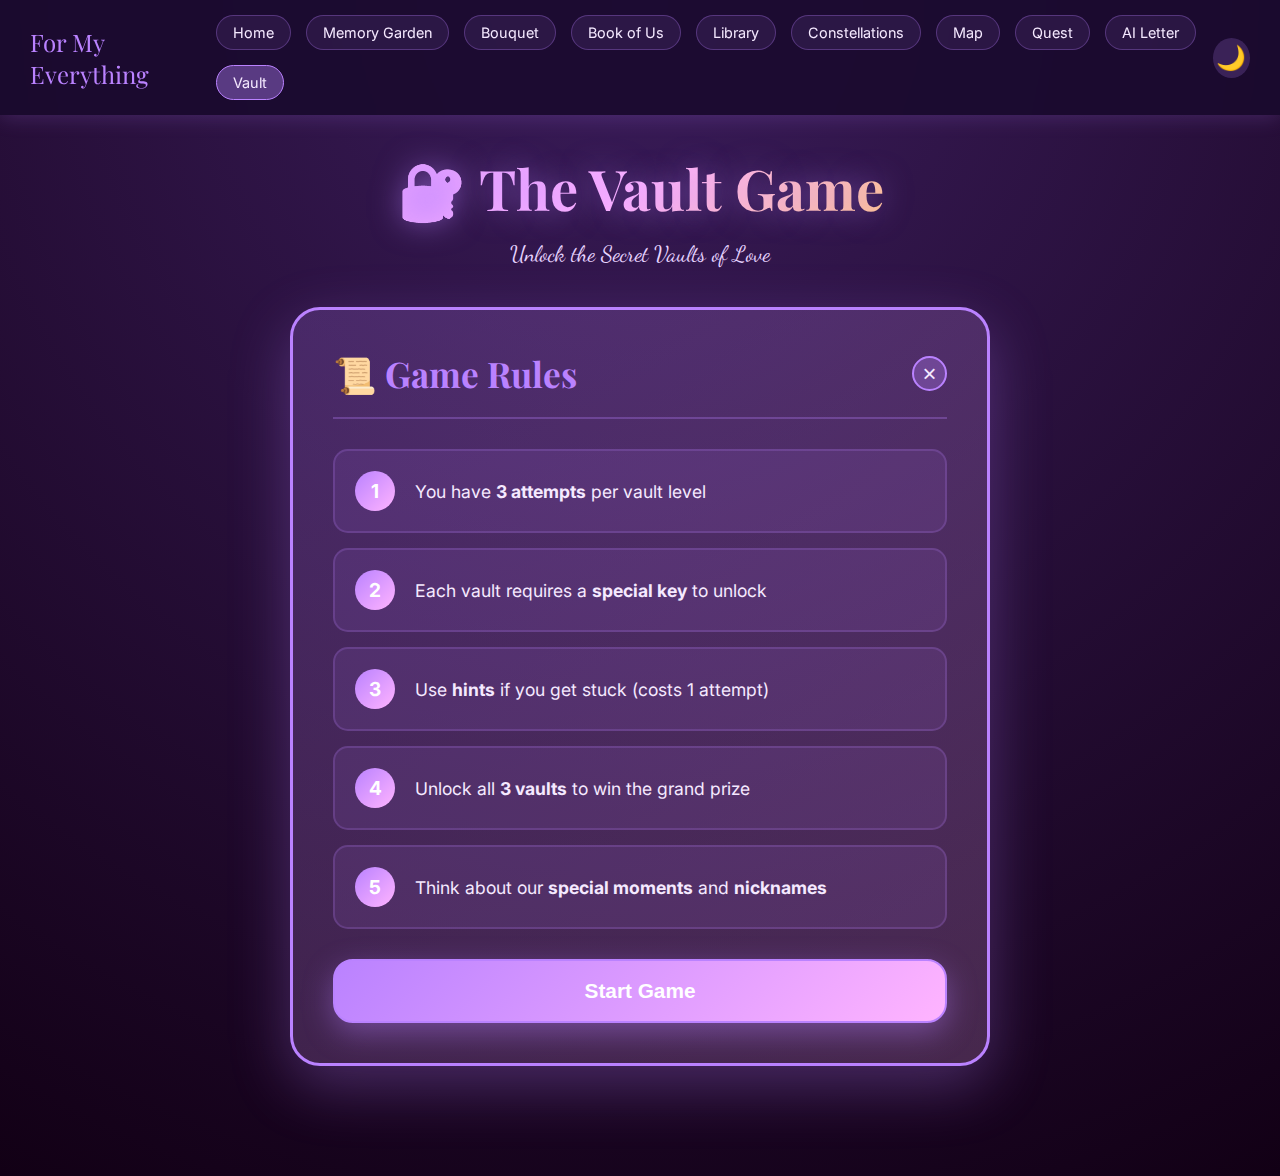
<file: vault.html>
<!DOCTYPE html>
<html lang="en">
<head>
  <meta charset="UTF-8" />
  <meta name="viewport" content="width=device-width, initial-scale=1.0" />
  <title>Time Capsule - For My Everything</title>
  <link rel="stylesheet" href="style.css" />
  <link href="https://fonts.googleapis.com/css2?family=Playfair+Display:wght@400;600;700&family=Inter:wght@300;400;500&family=Dancing+Script:wght@400;600&display=swap" rel="stylesheet">
</head>
<body>
  <!-- Navigation -->
  <nav id="mainNav" class="main-nav">
    <div class="nav-brand">For My Everything</div>
    <div class="nav-links">
      <a href="home.html" class="nav-btn">Home</a>
      <a href="memory-garden.html" class="nav-btn">Memory Garden</a>
      <a href="bouquet.html" class="nav-btn">Bouquet</a>
      <a href="book.html" class="nav-btn">Book of Us</a>
      <a href="library.html" class="nav-btn">Library</a>
      <a href="constellations.html" class="nav-btn">Constellations</a>
      <a href="map.html" class="nav-btn">Map</a>
      <a href="quest.html" class="nav-btn">Quest</a>
      <a href="ai-letter.html" class="nav-btn">AI Letter</a>
      <a href="vault.html" class="nav-btn active">Vault</a>
    </div>
    <button id="nightModeToggle" class="night-toggle">🌙</button>
  </nav>

  <!-- Time Capsule Vault Game -->
  <section id="vault" class="section active">
    <div class="vault-game-container">
      <!-- Game Header -->
      <div class="game-header">
        <h1 class="game-title">🔐 The Vault Game</h1>
        <p class="game-subtitle">Unlock the Secret Vaults of Love</p>
      </div>

      <!-- Game Rules -->
      <div class="game-rules" id="gameRules">
        <div class="rules-header">
          <h2>📜 Game Rules</h2>
          <button class="close-rules" id="closeRules">×</button>
        </div>
        <div class="rules-content">
          <div class="rule-item">
            <span class="rule-number">1</span>
            <p>You have <strong>3 attempts</strong> per vault level</p>
          </div>
          <div class="rule-item">
            <span class="rule-number">2</span>
            <p>Each vault requires a <strong>special key</strong> to unlock</p>
          </div>
          <div class="rule-item">
            <span class="rule-number">3</span>
            <p>Use <strong>hints</strong> if you get stuck (costs 1 attempt)</p>
          </div>
          <div class="rule-item">
            <span class="rule-number">4</span>
            <p>Unlock all <strong>3 vaults</strong> to win the grand prize</p>
          </div>
          <div class="rule-item">
            <span class="rule-number">5</span>
            <p>Think about our <strong>special moments</strong> and <strong>nicknames</strong></p>
          </div>
        </div>
        <button class="start-game-btn" id="startGame">Start Game</button>
      </div>

      <!-- Game Stats -->
      <div class="game-stats hidden" id="gameStats">
        <div class="stat-box">
          <div class="stat-icon">🎯</div>
          <div class="stat-value" id="currentLevel">1</div>
          <div class="stat-label">Current Level</div>
        </div>
        <div class="stat-box">
          <div class="stat-icon">💜</div>
          <div class="stat-value" id="attemptsLeft">3</div>
          <div class="stat-label">Attempts Left</div>
        </div>
        <div class="stat-box">
          <div class="stat-icon">⭐</div>
          <div class="stat-value" id="vaultsUnlocked">0</div>
          <div class="stat-label">Vaults Unlocked</div>
        </div>
        <div class="stat-box">
          <div class="stat-icon">💡</div>
          <div class="stat-value" id="hintsUsed">0</div>
          <div class="stat-label">Hints Used</div>
        </div>
      </div>

      <!-- Vault Levels -->
      <div class="vault-levels hidden" id="vaultLevels">
        <!-- Level 1: Bronze Vault -->
        <div class="vault-level" id="level1">
          <div class="level-header">
            <div class="level-badge bronze">🥉</div>
            <h2 class="level-title">Bronze Vault</h2>
            <p class="level-description">The First Challenge</p>
          </div>
          <div class="vault-door game-vault-door" id="vaultDoor1">
            <div class="vault-lock">
              <div class="lock-icon">🔒</div>
              <h3>Vault Level 1</h3>
              <p class="vault-hint-text">Hint: What do I call you? (Think of our special names)</p>
              <div class="lock-input">
                <input type="text" id="vaultKey1" placeholder="Enter the key..." autocomplete="off">
                <div class="input-actions">
                  <button id="unlockVault1" class="vault-btn unlock-btn">Unlock</button>
                  <button id="hintBtn1" class="vault-btn hint-btn">💡 Hint</button>
                </div>
              </div>
              <div class="attempts-display">
                <span>Attempts: <span id="attempts1">3</span>/3</span>
              </div>
            </div>
          </div>
        </div>

        <!-- Level 2: Silver Vault -->
        <div class="vault-level hidden" id="level2">
          <div class="level-header">
            <div class="level-badge silver">🥈</div>
            <h2 class="level-title">Silver Vault</h2>
            <p class="level-description">The Second Challenge</p>
          </div>
          <div class="vault-door game-vault-door" id="vaultDoor2">
            <div class="vault-lock">
              <div class="lock-icon">🔒</div>
              <h3>Vault Level 2</h3>
              <p class="vault-hint-text">Hint: What's my nickname? (The one you use for me)</p>
              <div class="lock-input">
                <input type="text" id="vaultKey2" placeholder="Enter the key..." autocomplete="off">
                <div class="input-actions">
                  <button id="unlockVault2" class="vault-btn unlock-btn">Unlock</button>
                  <button id="hintBtn2" class="vault-btn hint-btn">💡 Hint</button>
                </div>
              </div>
              <div class="attempts-display">
                <span>Attempts: <span id="attempts2">3</span>/3</span>
              </div>
            </div>
          </div>
        </div>

        <!-- Level 3: Gold Vault -->
        <div class="vault-level hidden" id="level3">
          <div class="level-header">
            <div class="level-badge gold">🥇</div>
            <h2 class="level-title">Gold Vault</h2>
            <p class="level-description">The Final Challenge</p>
          </div>
          <div class="vault-door game-vault-door" id="vaultDoor3">
            <div class="vault-lock">
              <div class="lock-icon">🔒</div>
              <h3>Vault Level 3</h3>
              <p class="vault-hint-text">Hint: What do we call our relationship? (One word)</p>
              <div class="lock-input">
                <input type="text" id="vaultKey3" placeholder="Enter the key..." autocomplete="off">
                <div class="input-actions">
                  <button id="unlockVault3" class="vault-btn unlock-btn">Unlock</button>
                  <button id="hintBtn3" class="vault-btn hint-btn">💡 Hint</button>
                </div>
              </div>
              <div class="attempts-display">
                <span>Attempts: <span id="attempts3">3</span>/3</span>
              </div>
            </div>
          </div>
        </div>
      </div>

      <!-- Success Messages -->
      <div class="success-message hidden" id="successMessage">
        <div class="success-icon">🎉</div>
        <h2 class="success-title">Vault Unlocked!</h2>
        <p class="success-text" id="successText"></p>
        <button class="vault-btn next-level-btn" id="nextLevelBtn">Continue</button>
      </div>

      <!-- Final Reward -->
      <div class="vault-content hidden" id="vaultContent">
        <div class="victory-celebration">
          <div class="victory-icon">🏆</div>
          <h2 class="victory-title">Congratulations!</h2>
          <p class="victory-subtitle">You've unlocked all vaults!</p>
        </div>
        
        <div class="vault-items">
          <div class="vault-item">
            <div class="item-icon">💌</div>
            <h3>My Eternal Letter</h3>
            <div class="item-content">
              <p>My Dearest Sahana,</p>
              <p>You've proven your dedication by unlocking all three vaults. Just like you've unlocked these treasures, you've unlocked my heart completely and forever.</p>
              <p>This game was a test of our connection, our memories, our love. And you passed with flying colors.</p>
              <p>I promise to love you in every lifetime, in every universe, in every moment that exists. You are my everything, my light, my forever.</p>
              <p class="signature">Forever yours,<br>MO (Monish Tijil) 💜</p>
            </div>
          </div>
          
          <div class="vault-item">
            <div class="item-icon">📋</div>
            <h3>My Promises to You</h3>
            <ul>
              <li>To love you every single day, without fail</li>
              <li>To support your dreams and be your biggest cheerleader</li>
              <li>To be your safe place, your home, your sanctuary</li>
              <li>To grow old with you and cherish every moment</li>
              <li>To choose you, every day, for the rest of my life</li>
              <li>To make you laugh, to hold you when you cry</li>
              <li>To be the husband you deserve</li>
            </ul>
          </div>
          
          <div class="vault-item">
            <div class="item-icon">🔮</div>
            <h3>Our Future Together</h3>
            <ul>
              <li>Countless adventures and travels</li>
              <li>Building our dream home together</li>
              <li>Creating memories that last forever</li>
              <li>Growing old together, hand in hand</li>
              <li>Facing life's challenges as a team</li>
              <li>Celebrating every victory together</li>
              <li>Forever and always, my love</li>
            </ul>
          </div>
        </div>
        
        <div class="game-summary">
          <h3>Game Summary</h3>
          <div class="summary-stats">
            <div class="summary-item">
              <span>Total Attempts:</span>
              <span id="totalAttempts">0</span>
            </div>
            <div class="summary-item">
              <span>Hints Used:</span>
              <span id="totalHints">0</span>
            </div>
            <div class="summary-item">
              <span>Completion Time:</span>
              <span id="completionTime">0</span> seconds
            </div>
          </div>
        </div>
        
        <button id="playAgain" class="vault-btn play-again-btn">Play Again</button>
      </div>

      <!-- Failure Message -->
      <div class="failure-message hidden" id="failureMessage">
        <div class="failure-icon">😔</div>
        <h2 class="failure-title">Out of Attempts!</h2>
        <p class="failure-text">Don't worry, you can try again!</p>
        <button class="vault-btn retry-btn" id="retryBtn">Try Again</button>
      </div>
    </div>
  </section>

  <!-- Sparkles -->
  <div id="sparkles"></div>

  <script src="script.js"></script>
  <script>
    document.addEventListener('DOMContentLoaded', () => {
      initializeVault();
      setVaultDate();
      createSparkles();
    });
  </script>
</body>
</html>
</file>
<file: style.css>
* {
  margin: 0;
  padding: 0;
  box-sizing: border-box;
}

:root {
  --purple-dark: #1a0a2e;
  --purple-medium: #3a1c5a;
  --purple-light: #5a2b82;
  --purple-glow: #ba82ff;
  --purple-pink: #ffb4ff;
  --purple-soft: #e6d3ff;
  --text-light: #f5e9ff;
  --text-gold: #ffd700;
}

body {
  font-family: 'Inter', sans-serif;
  background: radial-gradient(circle at top, #3a1c5a, #120015);
  color: var(--text-light);
  overflow-x: hidden;
  position: relative;
  min-height: 100vh;
}

body.night-mode {
  background: radial-gradient(circle at top, #1a0a2e, #000000);
}

/* Navigation */
.main-nav {
  position: fixed;
  top: 0;
  left: 0;
  right: 0;
  background: rgba(26, 10, 46, 0.9);
  backdrop-filter: blur(10px);
  padding: 15px 30px;
  display: flex;
  justify-content: space-between;
  align-items: center;
  z-index: 1000;
  box-shadow: 0 2px 20px rgba(186, 130, 255, 0.2);
}

.nav-brand {
  font-family: 'Playfair Display', serif;
  font-size: 1.5rem;
  color: var(--purple-glow);
}

.nav-links {
  display: flex;
  gap: 15px;
  flex-wrap: wrap;
}

.nav-btn {
  padding: 8px 16px;
  background: rgba(186, 130, 255, 0.1);
  border: 1px solid rgba(186, 130, 255, 0.3);
  color: var(--text-light);
  border-radius: 20px;
  cursor: pointer;
  transition: all 0.3s ease;
  font-size: 0.9rem;
  text-decoration: none;
  display: inline-block;
}

.nav-btn:hover {
  background: rgba(186, 130, 255, 0.3);
  transform: translateY(-2px);
}

.nav-btn.active {
  background: rgba(186, 130, 255, 0.4);
  border-color: var(--purple-glow);
}

.night-toggle {
  background: rgba(186, 130, 255, 0.2);
  border: none;
  color: var(--text-light);
  font-size: 1.5rem;
  width: 40px;
  height: 40px;
  border-radius: 50%;
  cursor: pointer;
  transition: all 0.3s ease;
}

.night-toggle:hover {
  background: rgba(186, 130, 255, 0.4);
  transform: scale(1.1);
}

/* Sections */
.section {
  display: none;
  min-height: 100vh;
  padding: 100px 20px 20px;
  position: relative;
}

.section.active {
  display: block;
}

.section-title {
  font-family: 'Playfair Display', serif;
  font-size: 2.5rem;
  text-align: center;
  margin-bottom: 40px;
  color: var(--purple-glow);
}

/* Home Section */
#home {
  display: flex;
  align-items: center;
  justify-content: center;
  text-align: center;
}

.home-content {
  max-width: 1200px;
  width: 100%;
}

.home-title {
  font-family: 'Playfair Display', serif;
  font-size: 4rem;
  margin-bottom: 20px;
  background: linear-gradient(135deg, var(--purple-glow), var(--purple-pink));
  -webkit-background-clip: text;
  -webkit-text-fill-color: transparent;
  background-clip: text;
}

.home-subtitle {
  font-family: 'Dancing Script', cursive;
  font-size: 2rem;
  margin-bottom: 30px;
  color: var(--purple-soft);
}

.home-description {
  font-size: 1.2rem;
  margin-bottom: 20px;
  opacity: 0.9;
}

.home-signature {
  font-family: 'Dancing Script', cursive;
  font-size: 1.5rem;
  color: var(--purple-glow);
  margin-bottom: 50px;
  opacity: 0.8;
}

.home-features {
  display: grid;
  grid-template-columns: repeat(auto-fit, minmax(200px, 1fr));
  gap: 30px;
  margin-top: 50px;
}

.feature-card {
  background: rgba(186, 130, 255, 0.1);
  border: 2px solid rgba(186, 130, 255, 0.3);
  border-radius: 20px;
  padding: 30px;
  cursor: pointer;
  transition: all 0.3s ease;
  text-align: center;
  text-decoration: none;
  color: var(--text-light);
  display: block;
}

.feature-card:hover {
  transform: translateY(-10px);
  background: rgba(186, 130, 255, 0.2);
  box-shadow: 0 10px 40px rgba(186, 130, 255, 0.3);
  text-decoration: none;
  color: var(--text-light);
}

.feature-icon {
  font-size: 3rem;
  margin-bottom: 15px;
}

.feature-card h3 {
  font-family: 'Playfair Display', serif;
  font-size: 1.3rem;
}

/* Memory Garden */
#memory-garden {
  background: linear-gradient(180deg, #3a1c5a 0%, #5a2b82 50%, #3a1c5a 100%);
  position: relative;
  overflow-x: hidden;
}

@keyframes floatPetal {
  0% {
    transform: translateY(0) translateX(0) rotate(0deg);
    opacity: 0.7;
  }
  50% {
    transform: translateY(50vh) translateX(50px) rotate(180deg);
    opacity: 0.9;
  }
  100% {
    transform: translateY(100vh) translateX(-50px) rotate(360deg);
    opacity: 0;
  }
}

.garden-container {
  max-width: 900px;
  margin: 0 auto;
  padding: 50px 20px;
}

.memory-card {
  background: linear-gradient(135deg, rgba(255, 255, 255, 0.15), rgba(186, 130, 255, 0.1));
  backdrop-filter: blur(15px);
  border-radius: 25px;
  padding: 50px;
  margin: 120px 0;
  opacity: 0;
  transform: translateY(80px) scale(0.95);
  transition: all 1s cubic-bezier(0.4, 0, 0.2, 1);
  border: 2px solid rgba(186, 130, 255, 0.4);
  box-shadow: 
    0 20px 60px rgba(0, 0, 0, 0.4),
    0 0 40px rgba(186, 130, 255, 0.2),
    inset 0 0 30px rgba(255, 255, 255, 0.05);
  position: relative;
  overflow: hidden;
}

.memory-card::before {
  content: "";
  position: absolute;
  top: 0;
  left: -100%;
  width: 100%;
  height: 100%;
  background: linear-gradient(90deg, transparent, rgba(255, 255, 255, 0.1), transparent);
  transition: left 0.5s ease;
}

.memory-card:hover::before {
  left: 100%;
}

.memory-card.visible {
  opacity: 1;
  transform: translateY(0) scale(1);
}

.memory-card:hover {
  transform: translateY(-10px) scale(1.02);
  border-color: rgba(186, 130, 255, 0.6);
  box-shadow: 
    0 30px 80px rgba(0, 0, 0, 0.5),
    0 0 60px rgba(186, 130, 255, 0.4),
    inset 0 0 40px rgba(255, 255, 255, 0.1);
}

.card-icon {
  font-size: 3rem;
  text-align: center;
  margin-bottom: 20px;
  animation: iconFloat 3s ease-in-out infinite;
  filter: drop-shadow(0 0 20px rgba(186, 130, 255, 0.6));
}

@keyframes iconFloat {
  0%, 100% { transform: translateY(0) rotate(0deg); }
  50% { transform: translateY(-10px) rotate(5deg); }
}

.memory-card h2 {
  font-family: 'Playfair Display', serif;
  font-size: 2.5rem;
  margin-bottom: 30px;
  color: var(--purple-glow);
  text-align: center;
  text-shadow: 0 0 20px rgba(186, 130, 255, 0.5);
  position: relative;
}

.memory-card h2::after {
  content: "";
  position: absolute;
  bottom: -10px;
  left: 50%;
  transform: translateX(-50%);
  width: 100px;
  height: 3px;
  background: linear-gradient(90deg, transparent, var(--purple-glow), transparent);
  border-radius: 2px;
}

.card-content {
  margin-top: 30px;
}

.card-content p {
  font-size: 1.15rem;
  line-height: 2;
  margin: 15px 0;
  color: var(--text-light);
  opacity: 0;
  animation: fadeInText 0.6s ease forwards;
}

.card-content p:nth-child(1) { animation-delay: 0.2s; }
.card-content p:nth-child(2) { animation-delay: 0.4s; }
.card-content p:nth-child(3) { animation-delay: 0.6s; }
.card-content p:nth-child(4) { animation-delay: 0.8s; }
.card-content p:nth-child(5) { animation-delay: 1s; }
.card-content p:nth-child(6) { animation-delay: 1.2s; }
.card-content p:nth-child(7) { animation-delay: 1.4s; }
.card-content p:nth-child(8) { animation-delay: 1.6s; }
.card-content p:nth-child(9) { animation-delay: 1.8s; }
.card-content p:nth-child(10) { animation-delay: 2s; }

@keyframes fadeInText {
  from {
    opacity: 0;
    transform: translateX(-20px);
  }
  to {
    opacity: 1;
    transform: translateX(0);
  }
}

.card-intro {
  font-family: 'Dancing Script', cursive;
  font-size: 1.5rem !important;
  color: var(--purple-pink) !important;
  font-weight: 600;
  text-align: center;
  margin-bottom: 25px !important;
}

.card-highlight {
  font-family: 'Playfair Display', serif;
  font-size: 1.4rem !important;
  color: var(--text-gold) !important;
  font-weight: 600;
  text-align: center;
  margin: 25px 0 !important;
  padding: 15px;
  background: rgba(255, 215, 0, 0.1);
  border-left: 4px solid var(--text-gold);
  border-radius: 10px;
  text-shadow: 0 0 15px rgba(255, 215, 0, 0.5);
}

.promise-card {
  background: linear-gradient(135deg, rgba(255, 215, 0, 0.15), rgba(186, 130, 255, 0.15));
  border-color: rgba(255, 215, 0, 0.5);
}

.forever-card {
  background: linear-gradient(135deg, rgba(186, 130, 255, 0.2), rgba(255, 180, 255, 0.2));
  border-color: rgba(186, 130, 255, 0.6);
  box-shadow: 
    0 20px 60px rgba(0, 0, 0, 0.4),
    0 0 60px rgba(186, 130, 255, 0.4),
    inset 0 0 40px rgba(255, 255, 255, 0.1);
}

.surprise-card {
  text-align: center;
}

.surprise-button {
  padding: 18px 50px;
  font-size: 1.3rem;
  font-family: 'Playfair Display', serif;
  background: linear-gradient(135deg, var(--purple-glow), var(--purple-pink), var(--text-gold));
  background-size: 200% 200%;
  border: none;
  border-radius: 35px;
  color: white;
  cursor: pointer;
  margin-top: 30px;
  transition: all 0.4s ease;
  box-shadow: 
    0 10px 30px rgba(186, 130, 255, 0.5),
    0 0 30px rgba(255, 215, 0, 0.3);
  animation: buttonPulse 3s ease-in-out infinite;
  position: relative;
  overflow: hidden;
}

.surprise-button::before {
  content: "";
  position: absolute;
  top: 50%;
  left: 50%;
  width: 0;
  height: 0;
  border-radius: 50%;
  background: rgba(255, 255, 255, 0.3);
  transform: translate(-50%, -50%);
  transition: width 0.6s, height 0.6s;
}

.surprise-button:hover::before {
  width: 300px;
  height: 300px;
}

.surprise-button:hover {
  transform: scale(1.1) translateY(-5px);
  box-shadow: 
    0 15px 50px rgba(186, 130, 255, 0.7),
    0 0 50px rgba(255, 215, 0, 0.5);
  background-position: 100% 50%;
}

@keyframes buttonPulse {
  0%, 100% {
    box-shadow: 
      0 10px 30px rgba(186, 130, 255, 0.5),
      0 0 30px rgba(255, 215, 0, 0.3);
  }
  50% {
    box-shadow: 
      0 15px 40px rgba(186, 130, 255, 0.7),
      0 0 50px rgba(255, 215, 0, 0.5);
  }
}

.surprise-letter {
  margin-top: 30px;
  padding: 30px;
  background: rgba(255, 255, 255, 0.15);
  border-radius: 15px;
}

.typewriter-text {
  font-family: 'Dancing Script', cursive;
  font-size: 1.5rem;
  line-height: 1.8;
  color: var(--text-gold);
}

/* Bouquet Generator */
.bouquet-container {
  text-align: center;
  padding: 50px 20px;
  position: relative;
}

.bouquet-subtitle {
  font-family: 'Dancing Script', cursive;
  font-size: 1.5rem;
  color: var(--purple-soft);
  margin-bottom: 30px;
  opacity: 0.9;
}

.generate-btn, .save-btn {
  padding: 15px 40px;
  font-size: 1.2rem;
  font-family: 'Playfair Display', serif;
  background: linear-gradient(135deg, rgba(186, 130, 255, 0.4), rgba(255, 180, 255, 0.4));
  border: 2px solid var(--purple-glow);
  border-radius: 30px;
  color: var(--text-light);
  cursor: pointer;
  margin: 20px;
  transition: all 0.4s ease;
  box-shadow: 0 5px 20px rgba(186, 130, 255, 0.3);
  position: relative;
  overflow: hidden;
}

.generate-btn::before, .save-btn::before {
  content: "";
  position: absolute;
  top: 50%;
  left: 50%;
  width: 0;
  height: 0;
  border-radius: 50%;
  background: rgba(255, 255, 255, 0.2);
  transform: translate(-50%, -50%);
  transition: width 0.6s, height 0.6s;
}

.generate-btn:hover::before, .save-btn:hover::before {
  width: 300px;
  height: 300px;
}

.generate-btn:hover, .save-btn:hover {
  background: linear-gradient(135deg, rgba(186, 130, 255, 0.6), rgba(255, 180, 255, 0.6));
  transform: translateY(-5px) scale(1.05);
  box-shadow: 0 10px 40px rgba(186, 130, 255, 0.5);
}

.bouquet-canvas {
  min-height: 700px;
  position: relative;
  margin: 40px auto;
  max-width: 1200px;
  background: 
    radial-gradient(circle at 20% 30%, rgba(186, 130, 255, 0.1), transparent 50%),
    radial-gradient(circle at 80% 70%, rgba(255, 180, 255, 0.1), transparent 50%),
    rgba(255, 255, 255, 0.03);
  border-radius: 30px;
  padding: 60px 40px;
  border: 2px solid rgba(186, 130, 255, 0.2);
  box-shadow: 
    0 20px 60px rgba(0, 0, 0, 0.3),
    inset 0 0 40px rgba(186, 130, 255, 0.1);
  overflow: hidden;
}

.flower {
  position: absolute;
  cursor: pointer;
  transition: all 0.4s cubic-bezier(0.34, 1.56, 0.64, 1);
  filter: drop-shadow(0 5px 15px rgba(186, 130, 255, 0.4));
  z-index: 10;
  animation: flowerFloat 4s ease-in-out infinite;
}

@keyframes flowerFloat {
  0%, 100% { transform: translateY(0) rotate(0deg); }
  50% { transform: translateY(-10px) rotate(5deg); }
}

.flower:hover {
  transform: scale(1.3) rotate(10deg) !important;
  filter: drop-shadow(0 10px 30px rgba(186, 130, 255, 0.7));
  z-index: 100;
}

.special-flower {
  font-size: 80px !important;
  filter: drop-shadow(0 0 30px rgba(255, 215, 0, 0.8)) drop-shadow(0 0 60px rgba(255, 200, 0, 0.6));
  animation: specialFloat 3s ease-in-out infinite, goldenGlow 2s ease-in-out infinite alternate;
  z-index: 50;
}

@keyframes specialFloat {
  0%, 100% { transform: translate(-50%, -50%) translateY(0) rotate(0deg); }
  50% { transform: translate(-50%, -50%) translateY(-15px) rotate(10deg); }
}

@keyframes goldenGlow {
  from { filter: drop-shadow(0 0 30px rgba(255, 215, 0, 0.8)); }
  to { filter: drop-shadow(0 0 50px rgba(255, 215, 0, 1)) drop-shadow(0 0 80px rgba(255, 200, 0, 0.8)); }
}

.special-flower:hover {
  transform: translate(-50%, -50%) scale(1.4) rotate(15deg) !important;
  filter: drop-shadow(0 0 50px rgba(255, 215, 0, 1)) drop-shadow(0 0 100px rgba(255, 200, 0, 0.9));
}

.flower-label {
  position: absolute;
  bottom: -35px;
  left: 50%;
  transform: translateX(-50%);
  background: linear-gradient(135deg, rgba(186, 130, 255, 0.95), rgba(255, 180, 255, 0.95));
  padding: 8px 18px;
  border-radius: 20px;
  font-size: 0.85rem;
  font-family: 'Playfair Display', serif;
  white-space: nowrap;
  color: white;
  box-shadow: 0 5px 15px rgba(0, 0, 0, 0.3);
  border: 1px solid rgba(255, 255, 255, 0.3);
  opacity: 0;
  transition: opacity 0.3s ease;
  pointer-events: none;
  z-index: 20;
}

.flower:hover .flower-label {
  opacity: 1;
}

.special-label {
  background: linear-gradient(135deg, rgba(255, 215, 0, 0.95), rgba(255, 200, 0, 0.95));
  color: #3a1c5a;
  font-weight: 700;
  font-size: 1rem;
  padding: 10px 25px;
  box-shadow: 0 5px 20px rgba(255, 215, 0, 0.5);
  border: 2px solid rgba(255, 215, 0, 0.6);
}

.flower-note {
  position: fixed;
  background: linear-gradient(135deg, rgba(255, 255, 255, 0.98), rgba(255, 250, 240, 0.98));
  color: #3a1c5a;
  padding: 30px;
  border-radius: 20px;
  max-width: 400px;
  box-shadow: 
    0 20px 60px rgba(0, 0, 0, 0.4),
    0 0 40px rgba(186, 130, 255, 0.3);
  z-index: 1000;
  display: none;
  font-family: 'Playfair Display', serif;
  font-size: 1.1rem;
  line-height: 1.8;
  border: 2px solid rgba(186, 130, 255, 0.3);
  text-align: center;
}

.flower-note.show {
  display: block;
  animation: noteAppear 0.5s cubic-bezier(0.34, 1.56, 0.64, 1);
}

@keyframes noteAppear {
  from {
    opacity: 0;
    transform: scale(0.5) translateY(20px);
  }
  to {
    opacity: 1;
    transform: scale(1) translateY(0);
  }
}

/* Floating Whispers */
#floatingWhispers {
  position: fixed;
  top: 0;
  left: 0;
  width: 100%;
  height: 100%;
  pointer-events: none;
  z-index: 5;
}

.floating-whisper {
  position: absolute;
  font-family: 'Dancing Script', cursive;
  font-size: 1.4rem;
  color: rgba(255, 255, 255, 0.9);
  text-shadow: 
    0 0 20px rgba(186, 130, 255, 0.8),
    0 0 40px rgba(255, 180, 255, 0.6);
  opacity: 0;
  animation: whisperFloat 8s ease-in-out forwards;
  pointer-events: none;
  white-space: nowrap;
}

@keyframes whisperFloat {
  0% {
    opacity: 0;
    transform: translateY(20px) scale(0.8);
  }
  20% {
    opacity: 1;
    transform: translateY(0) scale(1);
  }
  80% {
    opacity: 1;
    transform: translateY(-20px) scale(1);
  }
  100% {
    opacity: 0;
    transform: translateY(-40px) scale(0.8);
  }
}

@keyframes fadeIn {
  from { opacity: 0; transform: scale(0.8); }
  to { opacity: 1; transform: scale(1); }
}

@keyframes gradientText {
  0%, 100% { background-position: 0% 50%; }
  50% { background-position: 100% 50%; }
}

@keyframes sparkleBurst {
  0% {
    opacity: 1;
    transform: translate(0, 0) scale(1);
  }
  100% {
    opacity: 0;
    transform: translate(var(--tx, 0), var(--ty, 0)) scale(0);
  }
}

/* Book of Us */
.book-container {
  display: flex;
  justify-content: center;
  align-items: center;
  min-height: 80vh;
  perspective: 2000px;
  position: relative;
  padding: 40px 20px;
}

#book {
  background: linear-gradient(135deg, #2d004d 0%, #3a1c5a 50%, #2d004d 100%);
  background-size: 200% 200%;
  animation: bookBackgroundShift 20s ease infinite;
}

@keyframes bookBackgroundShift {
  0%, 100% { background-position: 0% 50%; }
  50% { background-position: 100% 50%; }
}

.book-cover {
  width: 600px;
  height: 800px;
  background: linear-gradient(145deg, #5a2b82, #3a1c5a);
  border-radius: 10px;
  box-shadow: 
    0 20px 60px rgba(0, 0, 0, 0.5),
    0 0 40px rgba(186, 130, 255, 0.3),
    inset 0 0 30px rgba(255, 215, 0, 0.1);
  display: flex;
  align-items: center;
  justify-content: center;
  cursor: pointer;
  transition: transform 0.6s ease, opacity 0.6s ease;
  position: relative;
  border: 3px solid var(--text-gold);
  transform-style: preserve-3d;
}

.book-cover:hover {
  transform: scale(1.02);
  box-shadow: 
    0 25px 70px rgba(0, 0, 0, 0.6),
    0 0 60px rgba(186, 130, 255, 0.4),
    inset 0 0 40px rgba(255, 215, 0, 0.15);
}

.cover-content {
  text-align: center;
  padding: 40px;
}

.book-title {
  font-family: 'Playfair Display', serif;
  font-size: 3.5rem;
  color: var(--text-gold);
  margin-bottom: 20px;
}

.book-subtitle {
  font-family: 'Dancing Script', cursive;
  font-size: 2rem;
  color: var(--purple-soft);
  margin-bottom: 40px;
}

.book-press {
  font-size: 1.2rem;
  color: var(--text-light);
  opacity: 0.8;
  animation: pulse 2s infinite;
}

@keyframes pulse {
  0%, 100% { opacity: 0.8; }
  50% { opacity: 1; }
}

.book-pages {
  display: flex;
  gap: 5px;
  position: relative;
  transform-style: preserve-3d;
  perspective: 2000px;
}

.page {
  width: 500px;
  height: 700px;
  background: linear-gradient(135deg, #fafafa, #f5f5f5);
  color: #333;
  padding: 60px 50px;
  box-shadow: 
    0 10px 30px rgba(0, 0, 0, 0.3),
    inset -1px 0 10px rgba(0, 0, 0, 0.1);
  position: relative;
  cursor: pointer;
  transition: transform 0.8s cubic-bezier(0.4, 0, 0.2, 1), opacity 0.6s ease;
  transform-style: preserve-3d;
  transform-origin: left center;
  border-radius: 0 5px 5px 0;
  overflow: hidden;
}

.page::after {
  content: "";
  position: absolute;
  top: 0;
  bottom: 0;
  width: 50%;
  opacity: 0;
  transition: opacity 0.3s ease;
  pointer-events: none;
}

.page.left-page::after {
  right: 0;
  background: linear-gradient(90deg, transparent, rgba(186, 130, 255, 0.1));
}

.page.right-page::after {
  left: 0;
  background: linear-gradient(90deg, rgba(186, 130, 255, 0.1), transparent);
}

.page:hover::after {
  opacity: 1;
}

.page::before {
  content: "";
  position: absolute;
  left: 0;
  top: 0;
  bottom: 0;
  width: 2px;
  background: linear-gradient(180deg, transparent, rgba(186, 130, 255, 0.3), transparent);
}

.page.left-page {
  border-radius: 5px 0 0 5px;
  transform-origin: right center;
}

.page.right-page {
  border-radius: 0 5px 5px 0;
  transform-origin: left center;
}

.page.active {
  z-index: 5;
}

.page.flipping {
  transform: rotateY(-180deg);
  opacity: 0;
}

.page-content {
  height: 100%;
  overflow-y: auto;
  position: relative;
  z-index: 1;
  opacity: 0;
  animation: fadeInContent 0.8s ease 0.3s forwards;
}

@keyframes fadeInContent {
  from {
    opacity: 0;
    transform: translateY(20px);
  }
  to {
    opacity: 1;
    transform: translateY(0);
  }
}

.chapter-number {
  font-family: 'Dancing Script', cursive;
  font-size: 1.2rem;
  color: var(--purple-glow);
  margin-bottom: 15px;
  font-weight: 600;
  opacity: 0.8;
}

.page-content h2 {
  font-family: 'Playfair Display', serif;
  font-size: 2.2rem;
  margin-bottom: 35px;
  color: #5a2b82;
  border-bottom: 3px solid var(--purple-glow);
  padding-bottom: 15px;
  text-shadow: 0 2px 10px rgba(186, 130, 255, 0.2);
}

.page-content p {
  font-size: 1.15rem;
  line-height: 2;
  margin-bottom: 25px;
  color: #444;
  font-family: 'Inter', sans-serif;
  opacity: 0;
  animation: fadeInParagraph 0.6s ease forwards;
}

.page-content p:nth-child(1) { animation-delay: 0.4s; }
.page-content p:nth-child(2) { animation-delay: 0.5s; }
.page-content p:nth-child(3) { animation-delay: 0.6s; }
.page-content p:nth-child(4) { animation-delay: 0.7s; }
.page-content p:nth-child(5) { animation-delay: 0.8s; }

@keyframes fadeInParagraph {
  from {
    opacity: 0;
    transform: translateX(-10px);
  }
  to {
    opacity: 1;
    transform: translateX(0);
  }
}

.final-page {
  text-align: center;
}

.signature {
  margin-top: 60px;
  font-family: 'Dancing Script', cursive;
  font-size: 1.8rem;
  color: #5a2b82;
}

.signature-name {
  font-size: 2rem;
  font-weight: 700;
  color: var(--purple-glow);
  margin-top: 10px;
}

.margin-note {
  position: absolute;
  right: 15px;
  top: 50%;
  transform: translateY(-50%) rotate(-90deg);
  font-family: 'Dancing Script', cursive;
  font-size: 1rem;
  color: var(--purple-glow);
  opacity: 0.8;
  writing-mode: vertical-rl;
  text-shadow: 0 0 10px rgba(186, 130, 255, 0.3);
  font-weight: 600;
}

.bookmark {
  position: absolute;
  left: 50%;
  top: 0;
  width: 35px;
  height: 120px;
  background: linear-gradient(180deg, var(--purple-glow), var(--purple-pink), var(--text-gold));
  transform: translateX(-50%);
  z-index: 10;
  border-radius: 0 0 20px 20px;
  box-shadow: 0 5px 15px rgba(0, 0, 0, 0.3);
  animation: bookmarkFloat 3s ease-in-out infinite;
}

@keyframes bookmarkFloat {
  0%, 100% { transform: translateX(-50%) translateY(0); }
  50% { transform: translateX(-50%) translateY(-5px); }
}

.sound-toggle {
  position: absolute;
  bottom: 20px;
  right: 20px;
  padding: 12px 24px;
  background: rgba(186, 130, 255, 0.3);
  border: 2px solid var(--purple-glow);
  border-radius: 25px;
  color: var(--text-light);
  cursor: pointer;
  transition: all 0.3s ease;
  font-size: 1rem;
  z-index: 100;
}

.sound-toggle:hover {
  background: rgba(186, 130, 255, 0.5);
  transform: scale(1.1);
}

/* Book Navigation */
.book-navigation {
  position: absolute;
  bottom: 30px;
  left: 50%;
  transform: translateX(-50%);
  display: flex;
  align-items: center;
  gap: 30px;
  z-index: 100;
  background: rgba(26, 10, 46, 0.8);
  padding: 15px 30px;
  border-radius: 30px;
  backdrop-filter: blur(10px);
  border: 2px solid rgba(186, 130, 255, 0.3);
}

.nav-arrow {
  width: 50px;
  height: 50px;
  border-radius: 50%;
  background: rgba(186, 130, 255, 0.3);
  border: 2px solid var(--purple-glow);
  color: var(--text-light);
  font-size: 2rem;
  cursor: pointer;
  display: flex;
  align-items: center;
  justify-content: center;
  transition: all 0.3s ease;
  font-weight: bold;
}

.nav-arrow:hover {
  background: rgba(186, 130, 255, 0.5);
  transform: scale(1.1);
  box-shadow: 0 5px 20px rgba(186, 130, 255, 0.4);
}

.nav-arrow:active {
  transform: scale(0.95);
}

.page-indicator {
  font-family: 'Playfair Display', serif;
  font-size: 1.2rem;
  color: var(--text-light);
  min-width: 80px;
  text-align: center;
}

.page-indicator span:first-child {
  color: var(--purple-glow);
  font-size: 1.5rem;
  font-weight: 700;
}

.hidden {
  display: none !important;
}

/* Library */
.library-container {
  padding: 50px 20px;
  text-align: center;
}

.library-title {
  font-family: 'Playfair Display', serif;
  font-size: 3rem;
  margin-bottom: 10px;
  color: var(--purple-glow);
}

.library-subtitle {
  font-size: 1.3rem;
  margin-bottom: 50px;
  color: var(--purple-soft);
}

.library-shelves {
  max-width: 1200px;
  margin: 0 auto;
}

.shelf-row {
  display: flex;
  justify-content: center;
  gap: 30px;
  margin: 40px 0;
  flex-wrap: wrap;
}

.library-book {
  width: 180px;
  height: 260px;
  background: linear-gradient(145deg, #5a2b82, #3b155c);
  border-radius: 8px;
  display: flex;
  align-items: center;
  justify-content: center;
  cursor: pointer;
  position: relative;
  box-shadow: 0 0 20px rgba(186, 130, 255, 0.2);
  transition: all 0.4s ease;
  border: 2px solid rgba(186, 130, 255, 0.3);
}

.library-book span {
  font-family: 'Playfair Display', serif;
  padding: 15px;
  text-align: center;
  font-size: 1rem;
}

.library-book:hover {
  transform: translateY(-15px) scale(1.05);
  box-shadow: 0 0 50px rgba(220, 180, 255, 0.6);
  border-color: var(--purple-glow);
}

.special-book {
  border: 3px solid var(--text-gold);
  animation: glow 2s infinite;
}

@keyframes glow {
  0%, 100% { box-shadow: 0 0 20px rgba(255, 215, 0, 0.5); }
  50% { box-shadow: 0 0 40px rgba(255, 215, 0, 0.8); }
}

.library-modal {
  position: fixed;
  inset: 0;
  background: rgba(10, 0, 20, 0.95);
  display: flex;
  align-items: center;
  justify-content: center;
  z-index: 2000;
  backdrop-filter: blur(10px);
}

.library-modal-content {
  background: rgba(255, 255, 255, 0.1);
  padding: 40px;
  border-radius: 20px;
  max-width: 600px;
  text-align: center;
  position: relative;
  border: 2px solid var(--purple-glow);
  box-shadow: 0 10px 60px rgba(186, 130, 255, 0.4);
}

.close-modal {
  position: absolute;
  top: 15px;
  right: 15px;
  background: none;
  border: none;
  color: var(--text-light);
  font-size: 2rem;
  cursor: pointer;
  width: 40px;
  height: 40px;
  display: flex;
  align-items: center;
  justify-content: center;
  border-radius: 50%;
  transition: all 0.3s ease;
}

.close-modal:hover {
  background: rgba(255, 255, 255, 0.2);
  transform: rotate(90deg);
}

#libraryModalText {
  font-size: 1.2rem;
  line-height: 1.8;
  color: var(--text-light);
}

/* Constellations */
#constellations {
  position: relative;
  overflow: hidden;
  background: radial-gradient(ellipse at center, #1a0033 0%, #0a0014 100%);
  min-height: 100vh;
}

#starCanvas {
  position: absolute;
  top: 0;
  left: 0;
  width: 100%;
  height: 100%;
  z-index: 1;
  cursor: crosshair;
}

/* Nebula Effects */
#nebula {
  position: fixed;
  top: 0;
  left: 0;
  width: 100%;
  height: 100%;
  pointer-events: none;
  z-index: 2;
  opacity: 0.3;
}

.nebula-cloud {
  position: absolute;
  border-radius: 50%;
  filter: blur(60px);
  animation: nebulaFloat 30s ease-in-out infinite;
}

@keyframes nebulaFloat {
  0%, 100% { transform: translate(0, 0) scale(1); }
  33% { transform: translate(100px, -50px) scale(1.2); }
  66% { transform: translate(-80px, 80px) scale(0.9); }
}

/* Shooting Stars */
#shootingStars {
  position: fixed;
  top: 0;
  left: 0;
  width: 100%;
  height: 100%;
  pointer-events: none;
  z-index: 3;
}

.shooting-star {
  position: absolute;
  width: 2px;
  height: 100px;
  background: linear-gradient(180deg, rgba(255, 255, 255, 1), rgba(186, 130, 255, 0.8), transparent);
  transform-origin: top center;
  animation: shootStar 2s linear forwards;
  box-shadow: 0 0 10px rgba(255, 255, 255, 0.8);
}

@keyframes shootStar {
  0% {
    opacity: 1;
    transform: translate(0, 0) rotate(45deg);
  }
  100% {
    opacity: 0;
    transform: translate(500px, 500px) rotate(45deg);
  }
}

/* Particles */
#particles {
  position: fixed;
  top: 0;
  left: 0;
  width: 100%;
  height: 100%;
  pointer-events: none;
  z-index: 2;
}

.particle {
  position: absolute;
  width: 2px;
  height: 2px;
  background: rgba(186, 130, 255, 0.6);
  border-radius: 50%;
  pointer-events: none;
  animation: particleFloat 15s linear infinite;
}

@keyframes particleFloat {
  0% {
    transform: translateY(100vh) translateX(0);
    opacity: 0;
  }
  10% {
    opacity: 1;
  }
  90% {
    opacity: 1;
  }
  100% {
    transform: translateY(-100vh) translateX(100px);
    opacity: 0;
  }
}

.constellation-ui {
  position: relative;
  z-index: 100;
  text-align: center;
  padding: 50px 20px;
  background: rgba(26, 10, 46, 0.3);
  backdrop-filter: blur(10px);
  border-radius: 30px;
  margin: 20px auto;
  max-width: 600px;
  border: 2px solid rgba(186, 130, 255, 0.3);
  box-shadow: 0 10px 40px rgba(0, 0, 0, 0.3);
}

.constellation-title {
  font-family: 'Playfair Display', serif;
  font-size: 3.5rem;
  margin-bottom: 15px;
  background: linear-gradient(135deg, #ffd700, #ba82ff, #ffb4ff, #ffd700);
  background-size: 300% 300%;
  -webkit-background-clip: text;
  -webkit-text-fill-color: transparent;
  background-clip: text;
  animation: gradientText 5s ease infinite;
  text-shadow: 0 0 30px rgba(186, 130, 255, 0.5);
}

.constellation-subtitle {
  font-family: 'Dancing Script', cursive;
  font-size: 1.5rem;
  color: var(--purple-soft);
  margin-bottom: 40px;
  opacity: 0.9;
}

.constellation-controls {
  display: flex;
  justify-content: center;
  gap: 15px;
  flex-wrap: wrap;
  margin-bottom: 30px;
}

.wish-button, .connect-button, .reset-button {
  padding: 12px 25px;
  font-size: 1rem;
  font-family: 'Playfair Display', serif;
  background: rgba(186, 130, 255, 0.3);
  border: 2px solid var(--purple-glow);
  border-radius: 25px;
  color: var(--text-light);
  cursor: pointer;
  transition: all 0.4s ease;
  display: flex;
  align-items: center;
  gap: 8px;
  position: relative;
  overflow: hidden;
}

.wish-button::before, .connect-button::before, .reset-button::before {
  content: "";
  position: absolute;
  top: 50%;
  left: 50%;
  width: 0;
  height: 0;
  border-radius: 50%;
  background: rgba(255, 255, 255, 0.2);
  transform: translate(-50%, -50%);
  transition: width 0.6s, height 0.6s;
}

.wish-button:hover::before, .connect-button:hover::before, .reset-button:hover::before {
  width: 300px;
  height: 300px;
}

.wish-button:hover, .connect-button:hover, .reset-button:hover {
  background: rgba(186, 130, 255, 0.5);
  transform: translateY(-5px) scale(1.05);
  box-shadow: 0 10px 30px rgba(186, 130, 255, 0.4);
}

.button-icon {
  font-size: 1.2rem;
}

.wish-input {
  margin-top: 30px;
  padding: 20px;
  background: rgba(255, 255, 255, 0.05);
  border-radius: 20px;
  border: 2px solid rgba(186, 130, 255, 0.3);
}

.wish-input input {
  padding: 15px 25px;
  font-size: 1rem;
  background: rgba(255, 255, 255, 0.1);
  border: 2px solid var(--purple-glow);
  border-radius: 25px;
  color: var(--text-light);
  margin-right: 10px;
  width: 100%;
  max-width: 400px;
  transition: all 0.3s ease;
}

.wish-input input:focus {
  outline: none;
  border-color: var(--text-gold);
  box-shadow: 0 0 20px rgba(255, 215, 0, 0.3);
}

.submit-wish-btn {
  padding: 15px 30px;
  background: linear-gradient(135deg, var(--purple-glow), var(--text-gold));
  border: none;
  border-radius: 25px;
  color: white;
  cursor: pointer;
  font-size: 1rem;
  font-weight: 600;
  transition: all 0.3s ease;
  margin-top: 15px;
}

.submit-wish-btn:hover {
  transform: scale(1.05);
  box-shadow: 0 5px 20px rgba(186, 130, 255, 0.5);
}

.constellation-info {
  margin-top: 40px;
}

.info-card {
  background: rgba(186, 130, 255, 0.1);
  border: 2px solid rgba(186, 130, 255, 0.3);
  border-radius: 20px;
  padding: 25px;
  margin-top: 20px;
}

.info-card h3 {
  font-family: 'Playfair Display', serif;
  font-size: 1.5rem;
  color: var(--purple-glow);
  margin-bottom: 15px;
}

.info-card p {
  font-size: 1rem;
  line-height: 1.8;
  color: var(--text-light);
  margin: 10px 0;
}

.info-card .hint {
  font-family: 'Dancing Script', cursive;
  font-size: 1.2rem;
  color: var(--text-gold);
  font-weight: 600;
}

/* Constellation Message */
.constellation-message {
  position: fixed;
  top: 50%;
  left: 50%;
  transform: translate(-50%, -50%);
  z-index: 2000;
  background: rgba(26, 10, 46, 0.95);
  backdrop-filter: blur(20px);
  padding: 40px;
  border-radius: 25px;
  border: 3px solid var(--purple-glow);
  box-shadow: 
    0 20px 60px rgba(0, 0, 0, 0.5),
    0 0 40px rgba(186, 130, 255, 0.4);
  max-width: 500px;
  text-align: center;
  animation: messageAppear 0.5s cubic-bezier(0.34, 1.56, 0.64, 1);
}

@keyframes messageAppear {
  from {
    opacity: 0;
    transform: translate(-50%, -50%) scale(0.5);
  }
  to {
    opacity: 1;
    transform: translate(-50%, -50%) scale(1);
  }
}

.message-content {
  position: relative;
}

.close-message {
  position: absolute;
  top: -15px;
  right: -15px;
  width: 35px;
  height: 35px;
  border-radius: 50%;
  background: rgba(186, 130, 255, 0.3);
  border: 2px solid var(--purple-glow);
  color: var(--text-light);
  font-size: 1.5rem;
  cursor: pointer;
  display: flex;
  align-items: center;
  justify-content: center;
  transition: all 0.3s ease;
}

.close-message:hover {
  background: rgba(186, 130, 255, 0.5);
  transform: rotate(90deg) scale(1.1);
}

.message-title {
  font-family: 'Playfair Display', serif;
  font-size: 2rem;
  color: var(--purple-glow);
  margin-bottom: 20px;
  text-shadow: 0 0 20px rgba(186, 130, 255, 0.5);
}

.message-text {
  font-family: 'Dancing Script', cursive;
  font-size: 1.4rem;
  color: var(--text-light);
  line-height: 1.8;
  margin-top: 20px;
}

/* Map */
.map-container {
  padding: 50px 20px;
  text-align: center;
  min-height: 100vh;
  position: relative;
}

.map-title {
  font-size: 3rem;
  background: linear-gradient(135deg, #ba82ff, #ffb4ff, #ff6bff);
  -webkit-background-clip: text;
  -webkit-text-fill-color: transparent;
  background-clip: text;
  margin-bottom: 10px;
  animation: gradientText 3s ease infinite;
  text-shadow: 0 0 30px rgba(186, 130, 255, 0.5);
}

.map-subtitle {
  font-size: 1.3rem;
  color: var(--purple-soft);
  margin-bottom: 40px;
  font-family: 'Dancing Script', cursive;
}

.map-info {
  margin-bottom: 50px;
}

.country-info {
  display: flex;
  justify-content: space-around;
  align-items: center;
  max-width: 1200px;
  margin: 0 auto;
  flex-wrap: wrap;
  gap: 40px;
}

.country-marker {
  text-align: center;
  padding: 30px 40px;
  background: linear-gradient(135deg, rgba(186, 130, 255, 0.2), rgba(255, 180, 255, 0.2));
  border-radius: 20px;
  border: 2px solid var(--purple-glow);
  box-shadow: 0 10px 30px rgba(186, 130, 255, 0.3);
  transition: all 0.3s ease;
  position: relative;
  min-width: 200px;
}

.country-marker:hover {
  transform: translateY(-5px) scale(1.05);
  box-shadow: 0 15px 40px rgba(186, 130, 255, 0.5);
  border-color: var(--purple-pink);
}

.country-flag {
  font-size: 3rem;
  margin-bottom: 15px;
  animation: float 3s ease-in-out infinite;
}

.usa-marker .country-flag {
  animation-delay: 0s;
}

.india-marker .country-flag {
  animation-delay: 1.5s;
}

.country-marker h3 {
  font-family: 'Playfair Display', serif;
  font-size: 1.8rem;
  margin-bottom: 10px;
  color: var(--purple-glow);
}

.country-marker p {
  font-size: 1.1rem;
  color: var(--purple-soft);
  font-style: italic;
}

.location-pin {
  position: absolute;
  width: 20px;
  height: 20px;
  background: var(--purple-glow);
  border-radius: 50% 50% 50% 0;
  transform: rotate(-45deg);
  top: -10px;
  right: 20px;
  box-shadow: 0 0 15px var(--purple-glow);
  animation: pulse 2s infinite;
}

.distance-info {
  text-align: center;
  padding: 30px;
  background: linear-gradient(135deg, rgba(186, 130, 255, 0.15), rgba(255, 180, 255, 0.15));
  border-radius: 25px;
  border: 2px dashed var(--purple-glow);
  min-width: 300px;
}

.distance-text {
  font-size: 1.3rem;
  margin-bottom: 15px;
  color: var(--purple-soft);
  font-family: 'Dancing Script', cursive;
}

.distance-number {
  font-size: 4rem;
  font-weight: bold;
  background: linear-gradient(135deg, #ba82ff, #ffb4ff);
  -webkit-background-clip: text;
  -webkit-text-fill-color: transparent;
  background-clip: text;
  margin: 20px 0;
  text-shadow: 0 0 30px rgba(186, 130, 255, 0.5);
  animation: pulse 2s infinite;
}

.distance-unit {
  font-size: 1.2rem;
  color: var(--purple-soft);
  margin-top: -10px;
}

.love-quote {
  font-size: 1.1rem;
  color: var(--purple-glow);
  font-style: italic;
  margin: 20px 0;
  font-family: 'Dancing Script', cursive;
}

.hug-button {
  padding: 15px 40px;
  background: linear-gradient(135deg, var(--purple-glow), var(--purple-pink));
  border: none;
  border-radius: 30px;
  color: white;
  cursor: pointer;
  font-size: 1.2rem;
  font-weight: 600;
  transition: all 0.3s ease;
  margin-top: 25px;
  box-shadow: 0 5px 20px rgba(186, 130, 255, 0.4);
  position: relative;
  overflow: hidden;
}

.hug-button::before {
  content: '';
  position: absolute;
  top: 50%;
  left: 50%;
  width: 0;
  height: 0;
  border-radius: 50%;
  background: rgba(255, 255, 255, 0.3);
  transform: translate(-50%, -50%);
  transition: width 0.6s, height 0.6s;
}

.hug-button:hover::before {
  width: 300px;
  height: 300px;
}

.hug-button:hover {
  transform: scale(1.1);
  box-shadow: 0 8px 30px rgba(186, 130, 255, 0.6);
}

.world-map-container {
  width: 100%;
  max-width: 1200px;
  margin: 40px auto;
  padding: 20px;
  background: rgba(186, 130, 255, 0.05);
  border-radius: 30px;
  border: 2px solid rgba(186, 130, 255, 0.2);
  box-shadow: 0 20px 60px rgba(0, 0, 0, 0.3);
}

.map-svg {
  width: 100%;
  height: 600px;
  display: block;
  background: radial-gradient(ellipse at center, rgba(186, 130, 255, 0.1) 0%, rgba(10, 0, 20, 0.3) 100%);
  border-radius: 20px;
}

.country-map {
  cursor: pointer;
  transition: all 0.3s ease;
  opacity: 0;
  transform: scale(0.8);
}

.country-path {
  transition: all 0.3s ease;
}

.country-map:hover .country-path {
  filter: brightness(1.2);
  stroke-width: 3;
}

.usa-map .country-path {
  stroke: #ba82ff;
}

.india-map .country-path {
  stroke: #ffb4ff;
}

.connection-arc {
  stroke-dasharray: 1000;
  stroke-dashoffset: 1000;
  filter: drop-shadow(0 0 10px rgba(186, 130, 255, 0.8));
  opacity: 0;
}

@keyframes drawArc {
  to { 
    stroke-dashoffset: 0;
    opacity: 1;
  }
}

@keyframes fadeInScale {
  from {
    opacity: 0;
    transform: scale(0.8);
  }
  to {
    opacity: 1;
    transform: scale(1);
  }
}

.country-dot {
  filter: drop-shadow(0 0 15px currentColor);
  animation: pulse 2s infinite;
  cursor: pointer;
  transition: all 0.3s ease;
}

.country-dot:hover {
  r: 15;
  filter: drop-shadow(0 0 25px currentColor);
}

.usa-dot {
  fill: #ba82ff;
}

.india-dot {
  fill: #ffb4ff;
}

.pulse-ring {
  fill: none;
  stroke: currentColor;
  stroke-width: 2;
  opacity: 0.6;
  animation: pulseRing 2s ease-out infinite;
}

.pulse-ring-delayed {
  fill: none;
  stroke: currentColor;
  stroke-width: 2;
  opacity: 0.4;
  animation: pulseRing 2s ease-out infinite 1s;
}

@keyframes pulseRing {
  0% {
    r: 12;
    opacity: 0.6;
  }
  100% {
    r: 30;
    opacity: 0;
  }
}

.plane-group {
  cursor: pointer;
}

.plane {
  fill: #ffb4ff;
  filter: drop-shadow(0 0 10px #ffb4ff);
  transition: all 0.1s ease;
}

.plane-icon {
  pointer-events: none;
  filter: drop-shadow(0 0 5px rgba(255, 180, 255, 0.8));
}

.connection-particle {
  animation: floatParticle 3s ease-in-out infinite;
}

@keyframes floatParticle {
  0%, 100% {
    transform: translateY(0);
    opacity: 0.7;
  }
  50% {
    transform: translateY(-20px);
    opacity: 1;
  }
}

.floating-heart {
  animation: floatHeart 4s ease-in-out infinite;
  pointer-events: none;
}

@keyframes floatHeart {
  0%, 100% {
    transform: translate(0, 0) scale(1);
    opacity: 0.6;
  }
  50% {
    transform: translate(20px, -30px) scale(1.2);
    opacity: 1;
  }
}

@keyframes heartBurst {
  0% {
    transform: translate(0, 0) scale(1);
    opacity: 0.9;
  }
  100% {
    transform: translate(var(--tx, 0), var(--ty, 0)) scale(0);
    opacity: 0;
  }
}

.map-stats {
  display: flex;
  justify-content: center;
  gap: 30px;
  margin-top: 50px;
  flex-wrap: wrap;
}

.stat-card {
  text-align: center;
  padding: 25px 35px;
  background: linear-gradient(135deg, rgba(186, 130, 255, 0.2), rgba(255, 180, 255, 0.2));
  border-radius: 20px;
  border: 2px solid var(--purple-glow);
  min-width: 150px;
  transition: all 0.3s ease;
  box-shadow: 0 10px 30px rgba(186, 130, 255, 0.2);
}

.stat-card:hover {
  transform: translateY(-10px) scale(1.05);
  box-shadow: 0 15px 40px rgba(186, 130, 255, 0.4);
  border-color: var(--purple-pink);
}

.stat-icon {
  font-size: 2.5rem;
  margin-bottom: 10px;
  animation: float 3s ease-in-out infinite;
}

.stat-value {
  font-size: 2rem;
  font-weight: bold;
  color: var(--purple-glow);
  margin: 10px 0;
}

.stat-label {
  font-size: 0.9rem;
  color: var(--purple-soft);
  text-transform: uppercase;
  letter-spacing: 1px;
}

.city-memories {
  position: fixed;
  inset: 0;
  background: rgba(10, 0, 20, 0.95);
  display: flex;
  align-items: center;
  justify-content: center;
  z-index: 2000;
}

.memory-popup {
  background: rgba(255, 255, 255, 0.1);
  padding: 40px;
  border-radius: 20px;
  max-width: 600px;
  text-align: center;
  position: relative;
  border: 2px solid var(--purple-glow);
}

.close-memory {
  position: absolute;
  top: 15px;
  right: 15px;
  background: none;
  border: none;
  color: var(--text-light);
  font-size: 2rem;
  cursor: pointer;
}

/* Quest */
.quest-container {
  padding: 50px 20px;
  text-align: center;
  max-width: 1100px;
  margin: 0 auto;
  min-height: 100vh;
}

.quest-main-title {
  font-size: 3.5rem;
  background: linear-gradient(135deg, #ba82ff, #ffb4ff, #ff6bff);
  -webkit-background-clip: text;
  -webkit-text-fill-color: transparent;
  background-clip: text;
  margin-bottom: 10px;
  animation: gradientText 3s ease infinite;
  text-shadow: 0 0 30px rgba(186, 130, 255, 0.5);
}

.quest-subtitle {
  font-size: 1.4rem;
  color: var(--purple-soft);
  margin-bottom: 40px;
  font-family: 'Dancing Script', cursive;
}

.quest-progress-container {
  margin: 30px auto 50px;
  max-width: 600px;
}

.quest-progress-bar {
  width: 100%;
  height: 20px;
  background: rgba(186, 130, 255, 0.2);
  border-radius: 20px;
  overflow: hidden;
  border: 2px solid var(--purple-glow);
  margin-bottom: 15px;
  box-shadow: 0 0 20px rgba(186, 130, 255, 0.3);
}

.quest-progress-fill {
  height: 100%;
  background: linear-gradient(90deg, #ba82ff, #ffb4ff, #ff6bff);
  border-radius: 20px;
  transition: width 0.5s ease;
  width: 0%;
  box-shadow: 0 0 20px rgba(186, 130, 255, 0.6);
}

.quest-progress-text {
  font-size: 1.1rem;
  color: var(--purple-soft);
  font-weight: 600;
}

.quest-intro {
  padding: 50px 40px;
  background: linear-gradient(135deg, rgba(186, 130, 255, 0.15), rgba(255, 180, 255, 0.15));
  border-radius: 30px;
  margin-bottom: 40px;
  border: 2px solid var(--purple-glow);
  box-shadow: 0 20px 60px rgba(186, 130, 255, 0.3);
}

.quest-story {
  margin-bottom: 40px;
}

.story-icon {
  font-size: 4rem;
  margin-bottom: 20px;
  animation: float 3s ease-in-out infinite;
}

.story-title {
  font-family: 'Playfair Display', serif;
  font-size: 2.5rem;
  color: var(--purple-glow);
  margin-bottom: 25px;
}

.story-content {
  text-align: left;
  max-width: 700px;
  margin: 0 auto 30px;
  font-size: 1.2rem;
  line-height: 1.8;
  color: var(--text-light);
}

.story-content p {
  margin-bottom: 15px;
}

.highlight {
  color: var(--purple-glow);
  font-weight: 600;
  text-shadow: 0 0 10px rgba(186, 130, 255, 0.5);
}

.quest-features {
  display: flex;
  justify-content: center;
  gap: 30px;
  margin: 30px 0;
  flex-wrap: wrap;
}

.feature-item {
  padding: 15px 25px;
  background: rgba(186, 130, 255, 0.2);
  border: 2px solid var(--purple-glow);
  border-radius: 20px;
  font-size: 1.1rem;
  color: var(--text-light);
  transition: all 0.3s ease;
}

.feature-item:hover {
  transform: translateY(-5px);
  box-shadow: 0 10px 30px rgba(186, 130, 255, 0.4);
}

.quest-btn {
  padding: 18px 40px;
  font-size: 1.2rem;
  background: linear-gradient(135deg, var(--purple-glow), var(--purple-pink));
  border: 2px solid var(--purple-glow);
  border-radius: 30px;
  color: white;
  cursor: pointer;
  margin-top: 20px;
  transition: all 0.3s ease;
  font-weight: 600;
  box-shadow: 0 5px 20px rgba(186, 130, 255, 0.4);
  position: relative;
  overflow: hidden;
}

.quest-btn::before {
  content: '';
  position: absolute;
  top: 50%;
  left: 50%;
  width: 0;
  height: 0;
  border-radius: 50%;
  background: rgba(255, 255, 255, 0.3);
  transform: translate(-50%, -50%);
  transition: width 0.6s, height 0.6s;
}

.quest-btn:hover::before {
  width: 300px;
  height: 300px;
}

.quest-btn:hover {
  background: linear-gradient(135deg, var(--purple-pink), var(--purple-glow));
  transform: translateY(-5px) scale(1.05);
  box-shadow: 0 10px 30px rgba(186, 130, 255, 0.6);
}

.start-btn {
  font-size: 1.4rem;
  padding: 20px 50px;
}

.btn-text {
  margin-right: 10px;
}

.btn-icon {
  font-size: 1.5rem;
  animation: pulse 2s infinite;
}

.check-btn {
  margin-top: 30px;
}

.quest-puzzle {
  padding: 50px 40px;
  background: linear-gradient(135deg, rgba(186, 130, 255, 0.15), rgba(255, 180, 255, 0.15));
  border-radius: 30px;
  margin: 40px 0;
  border: 2px solid var(--purple-glow);
  box-shadow: 0 20px 60px rgba(186, 130, 255, 0.3);
  animation: fadeInScale 0.5s ease-out;
}

.puzzle-header {
  margin-bottom: 40px;
}

.puzzle-number {
  display: inline-block;
  padding: 8px 20px;
  background: rgba(186, 130, 255, 0.3);
  border: 2px solid var(--purple-glow);
  border-radius: 20px;
  font-size: 0.9rem;
  color: var(--purple-glow);
  font-weight: 600;
  margin-bottom: 15px;
}

.puzzle-title {
  font-family: 'Playfair Display', serif;
  font-size: 2.2rem;
  color: var(--purple-glow);
  margin-bottom: 15px;
}

.puzzle-description {
  font-size: 1.1rem;
  color: var(--purple-soft);
  line-height: 1.6;
  max-width: 700px;
  margin: 0 auto;
}

.petal-puzzle {
  display: flex;
  justify-content: center;
  gap: 20px;
  margin: 30px 0;
  flex-wrap: wrap;
}

.quest-petal {
  font-size: 3rem;
  cursor: pointer;
  transition: all 0.3s ease;
  padding: 25px;
  background: linear-gradient(135deg, rgba(186, 130, 255, 0.3), rgba(255, 180, 255, 0.3));
  border-radius: 50%;
  border: 3px solid transparent;
  display: flex;
  flex-direction: column;
  align-items: center;
  gap: 10px;
  min-width: 120px;
  min-height: 120px;
  justify-content: center;
  box-shadow: 0 10px 30px rgba(186, 130, 255, 0.2);
  position: relative;
}

.quest-petal:hover {
  transform: scale(1.15) translateY(-5px);
  border-color: var(--purple-glow);
  box-shadow: 0 15px 40px rgba(186, 130, 255, 0.4);
}

.quest-petal.selected {
  border-color: var(--text-gold);
  background: linear-gradient(135deg, rgba(255, 215, 0, 0.4), rgba(255, 215, 0, 0.2));
  box-shadow: 0 0 30px rgba(255, 215, 0, 0.6);
  animation: pulse 1s infinite;
}

.petal-emoji {
  font-size: 3.5rem;
}

.petal-label {
  font-size: 0.9rem;
  color: var(--text-light);
  font-weight: 600;
}

.selected-order {
  margin: 25px 0;
  font-size: 1.2rem;
  color: var(--purple-glow);
  min-height: 30px;
}

.quest-hint-box {
  margin-top: 30px;
  padding: 20px;
  background: rgba(186, 130, 255, 0.1);
  border-radius: 15px;
  border: 2px dashed var(--purple-glow);
  display: flex;
  align-items: center;
  gap: 15px;
  justify-content: center;
}

.hint-icon {
  font-size: 1.5rem;
}

.quest-hint {
  font-size: 1rem;
  color: var(--purple-soft);
  font-style: italic;
  margin: 0;
}

.cipher-display {
  margin: 30px 0;
  padding: 25px;
  background: rgba(186, 130, 255, 0.2);
  border-radius: 20px;
  border: 2px solid var(--purple-glow);
}

.cipher-code {
  font-size: 2rem;
  font-family: 'Courier New', monospace;
  color: var(--purple-glow);
  font-weight: bold;
  letter-spacing: 5px;
}

.cipher-words {
  display: flex;
  justify-content: center;
  gap: 25px;
  margin: 40px 0;
  flex-wrap: wrap;
}

.cipher-word {
  padding: 20px 35px;
  background: linear-gradient(135deg, rgba(186, 130, 255, 0.3), rgba(255, 180, 255, 0.3));
  border: 2px solid var(--purple-glow);
  border-radius: 20px;
  cursor: pointer;
  transition: all 0.3s ease;
  display: flex;
  flex-direction: column;
  align-items: center;
  gap: 10px;
  min-width: 120px;
  box-shadow: 0 5px 20px rgba(186, 130, 255, 0.2);
}

.cipher-word:hover {
  background: linear-gradient(135deg, rgba(186, 130, 255, 0.5), rgba(255, 180, 255, 0.5));
  transform: translateY(-5px) scale(1.05);
  box-shadow: 0 10px 30px rgba(186, 130, 255, 0.4);
}

.word-number {
  font-size: 1.5rem;
  font-weight: bold;
  color: var(--purple-glow);
}

.word-text {
  font-size: 1.2rem;
  color: var(--text-light);
  font-weight: 600;
}

.cipher-input-container {
  margin: 30px 0;
  display: flex;
  flex-direction: column;
  align-items: center;
  gap: 20px;
}

.cipher-input {
  padding: 15px 25px;
  font-size: 1.1rem;
  background: rgba(255, 255, 255, 0.1);
  border: 2px solid var(--purple-glow);
  border-radius: 25px;
  color: var(--text-light);
  width: 100%;
  max-width: 400px;
  text-align: center;
  transition: all 0.3s ease;
}

.cipher-input:focus {
  outline: none;
  border-color: var(--purple-pink);
  box-shadow: 0 0 20px rgba(186, 130, 255, 0.5);
  background: rgba(255, 255, 255, 0.15);
}

.library-scene {
  position: relative;
  width: 100%;
  height: 500px;
  background: linear-gradient(135deg, rgba(58, 28, 90, 0.4), rgba(90, 43, 130, 0.4));
  border-radius: 25px;
  margin: 40px 0;
  border: 2px solid var(--purple-glow);
  overflow: hidden;
  box-shadow: 0 20px 60px rgba(0, 0, 0, 0.3);
}

.scene-background {
  position: absolute;
  inset: 0;
  background-image: 
    radial-gradient(circle at 20% 30%, rgba(186, 130, 255, 0.1) 0%, transparent 50%),
    radial-gradient(circle at 80% 70%, rgba(255, 180, 255, 0.1) 0%, transparent 50%);
  pointer-events: none;
}

.hidden-object {
  position: absolute;
  font-size: 3.5rem;
  cursor: pointer;
  transition: all 0.3s ease;
  padding: 25px;
  background: rgba(186, 130, 255, 0.2);
  border-radius: 50%;
  opacity: 0.25;
  border: 3px solid transparent;
  display: flex;
  flex-direction: column;
  align-items: center;
  gap: 8px;
  box-shadow: 0 5px 20px rgba(0, 0, 0, 0.2);
}

.hidden-object:hover {
  opacity: 0.8;
  transform: scale(1.4);
  border-color: var(--purple-glow);
  box-shadow: 0 10px 30px rgba(186, 130, 255, 0.5);
}

.hidden-object.found {
  opacity: 1;
  background: linear-gradient(135deg, rgba(255, 215, 0, 0.6), rgba(255, 215, 0, 0.3));
  border: 4px solid var(--text-gold);
  box-shadow: 0 0 30px rgba(255, 215, 0, 0.8);
  animation: foundPulse 0.5s ease-out;
}

.object-emoji {
  font-size: 3.5rem;
}

.object-name {
  font-size: 0.8rem;
  color: var(--text-light);
  font-weight: 600;
  text-transform: uppercase;
  letter-spacing: 1px;
}

@keyframes foundPulse {
  0% { transform: scale(1); }
  50% { transform: scale(1.3); }
  100% { transform: scale(1); }
}

.objects-progress {
  margin-top: 30px;
  padding: 25px;
  background: rgba(186, 130, 255, 0.1);
  border-radius: 20px;
  border: 2px solid var(--purple-glow);
}

.progress-icon {
  font-size: 2rem;
  margin-bottom: 10px;
}

.quest-progress {
  font-size: 1.3rem;
  color: var(--purple-glow);
  font-weight: 600;
  margin: 15px 0;
}

.progress-stars {
  display: flex;
  justify-content: center;
  gap: 15px;
  margin-top: 15px;
  flex-wrap: wrap;
}

.progress-star {
  font-size: 2rem;
  opacity: 0.3;
  transition: all 0.3s ease;
}

.progress-star.found {
  opacity: 1;
  animation: starFound 0.5s ease-out;
  filter: drop-shadow(0 0 10px rgba(255, 215, 0, 0.8));
}

@keyframes starFound {
  0% { transform: scale(1) rotate(0deg); }
  50% { transform: scale(1.5) rotate(180deg); }
  100% { transform: scale(1) rotate(360deg); }
}

/* Memory Match Puzzle */
.memory-match-grid {
  display: grid;
  grid-template-columns: repeat(4, 1fr);
  gap: 20px;
  max-width: 600px;
  margin: 40px auto;
}

.memory-card {
  aspect-ratio: 1;
  background: linear-gradient(135deg, rgba(186, 130, 255, 0.3), rgba(255, 180, 255, 0.3));
  border: 3px solid var(--purple-glow);
  border-radius: 15px;
  cursor: pointer;
  position: relative;
  transform-style: preserve-3d;
  transition: transform 0.6s;
  box-shadow: 0 10px 30px rgba(186, 130, 255, 0.2);
}

.memory-card.flipped {
  transform: rotateY(180deg);
}

.memory-card.matched {
  border-color: var(--text-gold);
  box-shadow: 0 0 30px rgba(255, 215, 0, 0.6);
}

.card-back, .card-front {
  position: absolute;
  width: 100%;
  height: 100%;
  backface-visibility: hidden;
  display: flex;
  align-items: center;
  justify-content: center;
  font-size: 3rem;
  border-radius: 12px;
}

.card-back {
  background: linear-gradient(135deg, rgba(186, 130, 255, 0.4), rgba(255, 180, 255, 0.4));
  color: var(--purple-glow);
  font-weight: bold;
}

.card-front {
  background: linear-gradient(135deg, rgba(186, 130, 255, 0.2), rgba(255, 180, 255, 0.2));
  transform: rotateY(180deg);
}

.match-progress {
  margin-top: 30px;
  font-size: 1.2rem;
  color: var(--purple-glow);
  font-weight: 600;
}

/* Timeline Puzzle */
.timeline-container {
  margin: 40px 0;
}

.timeline-items {
  display: flex;
  justify-content: center;
  gap: 20px;
  margin-bottom: 40px;
  flex-wrap: wrap;
}

.timeline-item {
  padding: 20px 30px;
  background: linear-gradient(135deg, rgba(186, 130, 255, 0.3), rgba(255, 180, 255, 0.3));
  border: 3px solid var(--purple-glow);
  border-radius: 20px;
  cursor: grab;
  transition: all 0.3s ease;
  display: flex;
  flex-direction: column;
  align-items: center;
  gap: 10px;
  min-width: 150px;
  box-shadow: 0 10px 30px rgba(186, 130, 255, 0.2);
}

.timeline-item:active {
  cursor: grabbing;
  transform: scale(0.95);
}

.timeline-item:hover {
  transform: translateY(-5px);
  box-shadow: 0 15px 40px rgba(186, 130, 255, 0.4);
}

.timeline-icon {
  font-size: 2.5rem;
}

.timeline-text {
  font-size: 1rem;
  color: var(--text-light);
  font-weight: 600;
  text-align: center;
}

.timeline-dropzone {
  display: flex;
  justify-content: center;
  gap: 15px;
  flex-wrap: wrap;
  margin-top: 30px;
}

.dropzone-slot {
  width: 180px;
  min-height: 120px;
  background: rgba(186, 130, 255, 0.1);
  border: 3px dashed var(--purple-glow);
  border-radius: 15px;
  display: flex;
  align-items: center;
  justify-content: center;
  transition: all 0.3s ease;
  position: relative;
}

.dropzone-slot::before {
  content: attr(data-slot);
  position: absolute;
  top: 10px;
  left: 10px;
  font-size: 0.8rem;
  color: var(--purple-soft);
  font-weight: 600;
}

.dropzone-slot.drag-over {
  background: rgba(186, 130, 255, 0.3);
  border-color: var(--purple-pink);
  transform: scale(1.05);
}

.dropzone-slot:has(.timeline-item) {
  border-style: solid;
  background: rgba(186, 130, 255, 0.2);
}

/* Word Search Puzzle */
.wordsearch-container {
  margin: 40px 0;
}

.wordsearch-grid {
  display: grid;
  grid-template-columns: repeat(12, 1fr);
  gap: 3px;
  max-width: 600px;
  margin: 0 auto 30px;
  padding: 20px;
  background: rgba(186, 130, 255, 0.1);
  border-radius: 15px;
  border: 2px solid var(--purple-glow);
}

.wordsearch-cell {
  aspect-ratio: 1;
  background: rgba(186, 130, 255, 0.2);
  border: 1px solid rgba(186, 130, 255, 0.3);
  border-radius: 5px;
  display: flex;
  align-items: center;
  justify-content: center;
  font-size: 1rem;
  color: var(--text-light);
  font-weight: 600;
  cursor: pointer;
  transition: all 0.2s ease;
}

.wordsearch-cell:hover {
  background: rgba(186, 130, 255, 0.4);
  transform: scale(1.1);
}

.wordsearch-cell.selected {
  background: rgba(255, 215, 0, 0.5);
  border-color: var(--text-gold);
}

.wordsearch-words {
  margin-top: 30px;
  padding: 25px;
  background: rgba(186, 130, 255, 0.1);
  border-radius: 20px;
  border: 2px solid var(--purple-glow);
}

.wordsearch-words h4 {
  color: var(--purple-glow);
  margin-bottom: 15px;
  font-size: 1.3rem;
}

.words-list {
  display: flex;
  justify-content: center;
  gap: 20px;
  flex-wrap: wrap;
}

.word-to-find {
  padding: 10px 20px;
  background: rgba(186, 130, 255, 0.2);
  border: 2px solid var(--purple-glow);
  border-radius: 15px;
  color: var(--text-light);
  font-weight: 600;
  font-size: 1.1rem;
  transition: all 0.3s ease;
}

.word-to-find.found {
  background: rgba(255, 215, 0, 0.4);
  border-color: var(--text-gold);
  color: var(--text-gold);
  text-decoration: line-through;
}

.wordsearch-progress {
  margin-top: 25px;
  font-size: 1.2rem;
  color: var(--purple-glow);
  font-weight: 600;
}

/* Quest Complete */
.quest-complete {
  padding: 50px 40px;
  text-align: center;
  animation: fadeInScale 0.5s ease-out;
}

.completion-celebration {
  margin-bottom: 50px;
}

.celebration-icon {
  font-size: 5rem;
  margin-bottom: 20px;
  animation: bounce 1s infinite;
}

.completion-title {
  font-family: 'Playfair Display', serif;
  font-size: 3.5rem;
  background: linear-gradient(135deg, #ba82ff, #ffb4ff, #ffd700);
  -webkit-background-clip: text;
  -webkit-text-fill-color: transparent;
  background-clip: text;
  margin-bottom: 15px;
}

.completion-subtitle {
  font-size: 1.4rem;
  color: var(--purple-soft);
  font-family: 'Dancing Script', cursive;
}

.final-gift {
  margin: 50px 0;
}

.gift-container {
  max-width: 600px;
  margin: 0 auto;
}

.gift-instruction {
  font-size: 1.2rem;
  color: var(--purple-soft);
  margin-bottom: 30px;
  font-style: italic;
}

.gift-box {
  width: 350px;
  height: 350px;
  margin: 0 auto;
  position: relative;
  cursor: pointer;
  transition: all 0.3s ease;
}

.gift-box:hover {
  transform: scale(1.05);
}

.gift-ribbon {
  position: absolute;
  background: linear-gradient(135deg, #ff6b9d, #ffb4ff);
  z-index: 3;
}

.gift-ribbon-1 {
  width: 100%;
  height: 20px;
  top: 50%;
  transform: translateY(-50%);
  border-radius: 10px;
}

.gift-ribbon-2 {
  width: 20px;
  height: 100%;
  left: 50%;
  transform: translateX(-50%);
  border-radius: 10px;
}

.gift-lid {
  width: 100%;
  height: 35%;
  background: linear-gradient(135deg, var(--purple-glow), var(--purple-pink));
  border-radius: 15px 15px 0 0;
  position: absolute;
  top: 0;
  transition: transform 0.8s ease;
  z-index: 2;
  box-shadow: 0 10px 40px rgba(186, 130, 255, 0.4);
}

.gift-box.open .gift-lid {
  transform: rotateX(-120deg);
  transform-origin: bottom;
}

.gift-body {
  width: 100%;
  height: 65%;
  background: linear-gradient(135deg, rgba(186, 130, 255, 0.3), rgba(255, 180, 255, 0.3));
  border-radius: 0 0 15px 15px;
  position: absolute;
  bottom: 0;
  display: flex;
  align-items: center;
  justify-content: center;
  padding: 30px;
  box-shadow: 0 10px 40px rgba(186, 130, 255, 0.3);
}

.gift-sparkle {
  position: absolute;
  font-size: 2rem;
  animation: sparkleFloat 2s ease-in-out infinite;
}

.sparkle-1 {
  top: 20%;
  left: 20%;
  animation-delay: 0s;
}

.sparkle-2 {
  top: 20%;
  right: 20%;
  animation-delay: 0.7s;
}

.sparkle-3 {
  bottom: 20%;
  left: 50%;
  transform: translateX(-50%);
  animation-delay: 1.4s;
}

@keyframes sparkleFloat {
  0%, 100% {
    transform: translateY(0) scale(1);
    opacity: 0.7;
  }
  50% {
    transform: translateY(-20px) scale(1.2);
    opacity: 1;
  }
}

.gift-content {
  width: 100%;
  max-width: 800px;
  margin: 0 auto;
  padding: 40px;
  background: linear-gradient(135deg, rgba(186, 130, 255, 0.15), rgba(255, 180, 255, 0.15));
  border-radius: 25px;
  border: 2px solid var(--purple-glow);
  box-shadow: 0 20px 60px rgba(186, 130, 255, 0.3);
  animation: fadeInScale 1s ease-out;
}

.gift-message-container {
  text-align: center;
}

.gift-rose {
  font-size: 4rem;
  margin-bottom: 20px;
  animation: float 3s ease-in-out infinite;
}

.gift-title {
  font-family: 'Playfair Display', serif;
  font-size: 2.5rem;
  color: var(--purple-glow);
  margin-bottom: 30px;
}

.gift-message {
  text-align: left;
  font-size: 1.2rem;
  line-height: 2;
  color: var(--text-light);
  max-width: 600px;
  margin: 0 auto;
}

.gift-message p {
  margin-bottom: 20px;
}

.promise-text {
  font-size: 1.4rem;
  color: var(--purple-glow);
  font-weight: 600;
  font-style: italic;
  text-align: center;
  margin: 30px 0;
  padding: 20px;
  background: rgba(186, 130, 255, 0.1);
  border-radius: 15px;
  border: 2px dashed var(--purple-glow);
}

.signature {
  text-align: right;
  font-family: 'Dancing Script', cursive;
  font-size: 1.5rem;
  color: var(--purple-glow);
  margin-top: 30px;
  font-weight: 600;
}

.quest-stats {
  display: flex;
  justify-content: center;
  gap: 40px;
  margin-top: 50px;
  flex-wrap: wrap;
}

.stat-item {
  text-align: center;
  padding: 25px 35px;
  background: linear-gradient(135deg, rgba(186, 130, 255, 0.2), rgba(255, 180, 255, 0.2));
  border-radius: 20px;
  border: 2px solid var(--purple-glow);
  min-width: 150px;
  box-shadow: 0 10px 30px rgba(186, 130, 255, 0.2);
}

.stat-value {
  font-size: 2.5rem;
  font-weight: bold;
  color: var(--purple-glow);
  margin-bottom: 10px;
}

.stat-label {
  font-size: 1rem;
  color: var(--purple-soft);
  text-transform: uppercase;
  letter-spacing: 1px;
}

/* Notifications */
.quest-notification {
  position: fixed;
  top: 100px;
  left: 50%;
  transform: translateX(-50%);
  padding: 20px 40px;
  border-radius: 25px;
  font-size: 1.2rem;
  font-weight: 600;
  z-index: 10000;
  animation: slideDown 0.3s ease-out;
  box-shadow: 0 10px 40px rgba(0, 0, 0, 0.3);
}

.quest-notification.success {
  background: linear-gradient(135deg, #4ade80, #22c55e);
  color: white;
  border: 2px solid #22c55e;
}

.quest-notification.error {
  background: linear-gradient(135deg, #f87171, #ef4444);
  color: white;
  border: 2px solid #ef4444;
}

@keyframes slideDown {
  from {
    opacity: 0;
    transform: translateX(-50%) translateY(-20px);
  }
  to {
    opacity: 1;
    transform: translateX(-50%) translateY(0);
  }
}

@keyframes bounce {
  0%, 100% { transform: translateY(0); }
  50% { transform: translateY(-20px); }
}

@keyframes fadeInScale {
  from {
    opacity: 0;
    transform: scale(0.9);
  }
  to {
    opacity: 1;
    transform: scale(1);
  }
}

/* AI Letter */
.ai-wrapper {
  display: flex;
  gap: 30px;
  max-width: 1400px;
  margin: 0 auto;
  padding: 50px 20px;
  min-height: 80vh;
  align-items: flex-start;
}

/* Questions Sidebar */
.questions-sidebar {
  width: 350px;
  background: linear-gradient(135deg, rgba(186, 130, 255, 0.15), rgba(255, 180, 255, 0.15));
  border-radius: 25px;
  border: 2px solid var(--purple-glow);
  box-shadow: 0 20px 60px rgba(186, 130, 255, 0.3);
  padding: 30px;
  position: sticky;
  top: 100px;
  max-height: calc(100vh - 120px);
  display: flex;
  flex-direction: column;
  animation: slideInLeft 0.5s ease-out;
}

.questions-header {
  text-align: center;
  margin-bottom: 30px;
  padding-bottom: 25px;
  border-bottom: 2px solid rgba(186, 130, 255, 0.3);
}

.questions-icon {
  font-size: 3rem;
  margin-bottom: 15px;
  animation: pulse 2s infinite;
}

.questions-title {
  font-family: 'Playfair Display', serif;
  font-size: 1.8rem;
  color: var(--purple-glow);
  margin-bottom: 10px;
}

.questions-subtitle {
  font-size: 0.9rem;
  color: var(--purple-soft);
  font-style: italic;
}

.questions-list {
  flex: 1;
  overflow-y: auto;
  padding-right: 10px;
  margin-bottom: 20px;
}

.questions-list::-webkit-scrollbar {
  width: 8px;
}

.questions-list::-webkit-scrollbar-track {
  background: rgba(186, 130, 255, 0.1);
  border-radius: 10px;
}

.questions-list::-webkit-scrollbar-thumb {
  background: var(--purple-glow);
  border-radius: 10px;
}

.question-item {
  background: linear-gradient(135deg, rgba(186, 130, 255, 0.2), rgba(255, 180, 255, 0.2));
  border: 2px solid rgba(186, 130, 255, 0.3);
  border-radius: 15px;
  padding: 18px;
  margin-bottom: 15px;
  cursor: pointer;
  transition: all 0.3s ease;
  display: flex;
  align-items: center;
  gap: 15px;
  position: relative;
  overflow: hidden;
}

.question-item::before {
  content: '';
  position: absolute;
  top: 0;
  left: -100%;
  width: 100%;
  height: 100%;
  background: linear-gradient(90deg, transparent, rgba(255, 255, 255, 0.2), transparent);
  transition: left 0.5s;
}

.question-item:hover::before {
  left: 100%;
}

.question-item:hover {
  transform: translateX(10px) scale(1.02);
  border-color: var(--purple-glow);
  box-shadow: 0 10px 30px rgba(186, 130, 255, 0.4);
  background: linear-gradient(135deg, rgba(186, 130, 255, 0.3), rgba(255, 180, 255, 0.3));
}

.question-icon {
  font-size: 1.8rem;
  flex-shrink: 0;
}

.question-text {
  flex: 1;
  font-size: 1rem;
  color: var(--text-light);
  font-weight: 500;
  line-height: 1.4;
}

.question-arrow {
  font-size: 1.5rem;
  color: var(--purple-glow);
  transition: transform 0.3s ease;
  flex-shrink: 0;
}

.question-item:hover .question-arrow {
  transform: translateX(5px);
}

.questions-footer {
  padding-top: 20px;
  border-top: 2px solid rgba(186, 130, 255, 0.3);
  text-align: center;
}

.questions-count {
  font-size: 0.9rem;
  color: var(--purple-soft);
}

.questions-count span {
  color: var(--purple-glow);
  font-weight: 600;
  font-size: 1.2rem;
}

/* Answer Modal */
.answer-modal {
  position: fixed;
  inset: 0;
  z-index: 10000;
  display: flex;
  align-items: center;
  justify-content: center;
  padding: 20px;
  animation: fadeIn 0.3s ease-out;
}

.answer-modal.hidden {
  display: none;
}

.answer-modal-overlay {
  position: absolute;
  inset: 0;
  background: rgba(10, 0, 20, 0.95);
  backdrop-filter: blur(10px);
  animation: fadeIn 0.3s ease-out;
}

.answer-modal-content {
  position: relative;
  background: linear-gradient(135deg, rgba(186, 130, 255, 0.2), rgba(255, 180, 255, 0.2));
  border: 3px solid var(--purple-glow);
  border-radius: 30px;
  max-width: 700px;
  width: 100%;
  max-height: 90vh;
  overflow-y: auto;
  box-shadow: 0 30px 80px rgba(186, 130, 255, 0.5);
  animation: scaleIn 0.4s ease-out;
  padding: 40px;
  z-index: 1;
}

.answer-modal-content::-webkit-scrollbar {
  width: 10px;
}

.answer-modal-content::-webkit-scrollbar-track {
  background: rgba(186, 130, 255, 0.1);
  border-radius: 10px;
}

.answer-modal-content::-webkit-scrollbar-thumb {
  background: var(--purple-glow);
  border-radius: 10px;
}

.answer-modal-close {
  position: absolute;
  top: 20px;
  right: 20px;
  width: 40px;
  height: 40px;
  background: rgba(186, 130, 255, 0.3);
  border: 2px solid var(--purple-glow);
  border-radius: 50%;
  color: var(--text-light);
  font-size: 1.5rem;
  cursor: pointer;
  transition: all 0.3s ease;
  display: flex;
  align-items: center;
  justify-content: center;
  line-height: 1;
  z-index: 2;
}

.answer-modal-close:hover {
  background: rgba(186, 130, 255, 0.5);
  transform: rotate(90deg) scale(1.1);
  box-shadow: 0 5px 20px rgba(186, 130, 255, 0.5);
}

.answer-header {
  text-align: center;
  margin-bottom: 30px;
  padding-bottom: 25px;
  border-bottom: 2px solid rgba(186, 130, 255, 0.3);
}

.answer-icon {
  font-size: 4rem;
  margin-bottom: 20px;
  animation: pulse 2s infinite;
}

.answer-question {
  font-family: 'Playfair Display', serif;
  font-size: 2rem;
  color: var(--purple-glow);
  line-height: 1.4;
}

.answer-body {
  margin: 30px 0;
}

.answer-text {
  font-size: 1.2rem;
  line-height: 2;
  color: var(--text-light);
  text-align: left;
  margin-bottom: 30px;
  padding: 25px;
  background: rgba(186, 130, 255, 0.1);
  border-radius: 20px;
  border: 2px dashed rgba(186, 130, 255, 0.3);
}

.answer-signature {
  text-align: right;
  margin-top: 30px;
  padding-top: 25px;
  border-top: 2px solid rgba(186, 130, 255, 0.3);
}

.answer-signature p {
  color: var(--purple-soft);
  font-size: 1rem;
  margin-bottom: 5px;
}

.signature-name {
  font-family: 'Dancing Script', cursive;
  font-size: 1.5rem;
  color: var(--purple-glow);
  font-weight: 600;
}

.answer-footer {
  text-align: center;
  margin-top: 30px;
  padding-top: 25px;
  border-top: 2px solid rgba(186, 130, 255, 0.3);
}

.answer-btn {
  padding: 15px 40px;
  background: linear-gradient(135deg, var(--purple-glow), var(--purple-pink));
  border: 2px solid var(--purple-glow);
  border-radius: 25px;
  color: white;
  font-size: 1.1rem;
  font-weight: 600;
  cursor: pointer;
  transition: all 0.3s ease;
  box-shadow: 0 5px 20px rgba(186, 130, 255, 0.4);
}

.answer-btn:hover {
  transform: translateY(-3px) scale(1.05);
  box-shadow: 0 10px 30px rgba(186, 130, 255, 0.6);
}

.ai-container {
  flex: 1;
  display: flex;
  justify-content: center;
  align-items: center;
}

.ai-terminal {
  width: 100%;
  max-width: 900px;
  background: rgba(26, 10, 46, 0.95);
  border-radius: 20px;
  overflow: hidden;
  box-shadow: 0 20px 60px rgba(186, 130, 255, 0.4);
  border: 2px solid var(--purple-glow);
  animation: slideInRight 0.5s ease-out;
}

.terminal-header {
  background: linear-gradient(135deg, rgba(58, 28, 90, 0.9), rgba(90, 43, 130, 0.9));
  padding: 18px 25px;
  display: flex;
  align-items: center;
  gap: 15px;
  border-bottom: 2px solid var(--purple-glow);
}

.terminal-buttons {
  display: flex;
  gap: 8px;
}

.btn {
  width: 14px;
  height: 14px;
  border-radius: 50%;
  transition: all 0.3s ease;
  cursor: pointer;
}

.btn:hover {
  transform: scale(1.2);
  box-shadow: 0 0 10px currentColor;
}

.btn.red { background: #ff5f56; }
.btn.yellow { background: #ffbd2e; }
.btn.green { background: #27c93f; }

.terminal-title {
  color: var(--text-light);
  font-size: 1rem;
  font-weight: 600;
  flex: 1;
  text-align: center;
}

.terminal-body {
  padding: 30px;
  min-height: 450px;
  max-height: 550px;
  overflow-y: auto;
  font-family: 'Courier New', monospace;
  background: rgba(10, 0, 20, 0.9);
}

.terminal-body::-webkit-scrollbar {
  width: 10px;
}

.terminal-body::-webkit-scrollbar-track {
  background: rgba(186, 130, 255, 0.1);
}

.terminal-body::-webkit-scrollbar-thumb {
  background: var(--purple-glow);
  border-radius: 5px;
}

.terminal-line {
  margin-bottom: 18px;
  line-height: 1.8;
  animation: fadeInUp 0.3s ease-out;
}

.terminal-line.welcome-message {
  padding: 15px;
  background: rgba(186, 130, 255, 0.1);
  border-radius: 10px;
  border-left: 3px solid var(--purple-glow);
  margin-bottom: 20px;
}

.prompt {
  color: var(--purple-glow);
  margin-right: 12px;
  font-weight: 600;
}

.terminal-input-area {
  padding: 25px;
  background: linear-gradient(135deg, rgba(58, 28, 90, 0.6), rgba(90, 43, 130, 0.6));
  display: flex;
  align-items: center;
  gap: 15px;
  border-top: 2px solid var(--purple-glow);
}

#aiInput {
  flex: 1;
  padding: 12px 20px;
  background: rgba(255, 255, 255, 0.1);
  border: 2px solid var(--purple-glow);
  border-radius: 10px;
  color: var(--text-light);
  font-family: 'Courier New', monospace;
  font-size: 1rem;
  transition: all 0.3s ease;
}

#aiInput:focus {
  outline: none;
  border-color: var(--purple-pink);
  background: rgba(255, 255, 255, 0.15);
  box-shadow: 0 0 20px rgba(186, 130, 255, 0.3);
}

.ai-btn {
  padding: 12px 25px;
  background: linear-gradient(135deg, var(--purple-glow), var(--purple-pink));
  border: 2px solid var(--purple-glow);
  border-radius: 10px;
  color: white;
  cursor: pointer;
  transition: all 0.3s ease;
  font-weight: 600;
  display: flex;
  align-items: center;
  gap: 8px;
  box-shadow: 0 5px 15px rgba(186, 130, 255, 0.3);
}

.ai-btn:hover {
  background: linear-gradient(135deg, var(--purple-pink), var(--purple-glow));
  transform: translateY(-2px);
  box-shadow: 0 8px 25px rgba(186, 130, 255, 0.5);
}

.btn-icon {
  font-size: 1.2rem;
}

.btn-text {
  font-size: 0.95rem;
}

/* Animations */
@keyframes slideInLeft {
  from {
    opacity: 0;
    transform: translateX(-50px);
  }
  to {
    opacity: 1;
    transform: translateX(0);
  }
}

@keyframes slideInRight {
  from {
    opacity: 0;
    transform: translateX(50px);
  }
  to {
    opacity: 1;
    transform: translateX(0);
  }
}

@keyframes scaleIn {
  from {
    opacity: 0;
    transform: scale(0.9);
  }
  to {
    opacity: 1;
    transform: scale(1);
  }
}

@keyframes fadeIn {
  from {
    opacity: 0;
  }
  to {
    opacity: 1;
  }
}

@keyframes fadeInUp {
  from {
    opacity: 0;
    transform: translateY(10px);
  }
  to {
    opacity: 1;
    transform: translateY(0);
  }
}

/* Responsive */
@media (max-width: 1024px) {
  .ai-wrapper {
    flex-direction: column;
  }
  
  .questions-sidebar {
    width: 100%;
    position: relative;
    top: 0;
    max-height: 400px;
  }
}

/* Vault */
/* Vault Game */
.vault-game-container {
  max-width: 1200px;
  margin: 0 auto;
  padding: 50px 20px;
  min-height: 80vh;
}

.game-header {
  text-align: center;
  margin-bottom: 40px;
}

.game-title {
  font-family: 'Playfair Display', serif;
  font-size: 3.5rem;
  background: linear-gradient(135deg, #ba82ff, #ffb4ff, #ffd700);
  -webkit-background-clip: text;
  -webkit-text-fill-color: transparent;
  background-clip: text;
  margin-bottom: 15px;
  animation: gradientText 3s ease infinite;
  text-shadow: 0 0 30px rgba(186, 130, 255, 0.5);
}

.game-subtitle {
  font-size: 1.4rem;
  color: var(--purple-soft);
  font-family: 'Dancing Script', cursive;
}

/* Game Rules */
.game-rules {
  background: linear-gradient(135deg, rgba(186, 130, 255, 0.2), rgba(255, 180, 255, 0.2));
  border: 3px solid var(--purple-glow);
  border-radius: 30px;
  padding: 40px;
  max-width: 700px;
  margin: 0 auto 40px;
  box-shadow: 0 20px 60px rgba(186, 130, 255, 0.3);
  animation: fadeInScale 0.5s ease-out;
}

.game-rules.hidden {
  display: none;
}

.rules-header {
  display: flex;
  justify-content: space-between;
  align-items: center;
  margin-bottom: 30px;
  padding-bottom: 20px;
  border-bottom: 2px solid rgba(186, 130, 255, 0.3);
}

.rules-header h2 {
  font-family: 'Playfair Display', serif;
  font-size: 2.2rem;
  color: var(--purple-glow);
}

.close-rules {
  width: 35px;
  height: 35px;
  background: rgba(186, 130, 255, 0.3);
  border: 2px solid var(--purple-glow);
  border-radius: 50%;
  color: var(--text-light);
  font-size: 1.5rem;
  cursor: pointer;
  transition: all 0.3s ease;
  display: flex;
  align-items: center;
  justify-content: center;
  line-height: 1;
}

.close-rules:hover {
  background: rgba(186, 130, 255, 0.5);
  transform: rotate(90deg) scale(1.1);
}

.rules-content {
  margin-bottom: 30px;
}

.rule-item {
  display: flex;
  align-items: center;
  gap: 20px;
  padding: 20px;
  margin-bottom: 15px;
  background: rgba(186, 130, 255, 0.1);
  border-radius: 15px;
  border: 2px solid rgba(186, 130, 255, 0.2);
}

.rule-number {
  width: 40px;
  height: 40px;
  background: linear-gradient(135deg, var(--purple-glow), var(--purple-pink));
  border-radius: 50%;
  display: flex;
  align-items: center;
  justify-content: center;
  color: white;
  font-weight: bold;
  font-size: 1.2rem;
  flex-shrink: 0;
}

.rule-item p {
  color: var(--text-light);
  font-size: 1.1rem;
  margin: 0;
}

.start-game-btn {
  width: 100%;
  padding: 18px;
  background: linear-gradient(135deg, var(--purple-glow), var(--purple-pink));
  border: 2px solid var(--purple-glow);
  border-radius: 20px;
  color: white;
  font-size: 1.3rem;
  font-weight: 600;
  cursor: pointer;
  transition: all 0.3s ease;
  box-shadow: 0 10px 30px rgba(186, 130, 255, 0.4);
}

.start-game-btn:hover {
  transform: translateY(-3px) scale(1.02);
  box-shadow: 0 15px 40px rgba(186, 130, 255, 0.6);
}

/* Game Stats */
.game-stats {
  display: grid;
  grid-template-columns: repeat(auto-fit, minmax(200px, 1fr));
  gap: 20px;
  margin-bottom: 40px;
}

.game-stats.hidden {
  display: none;
}

.stat-box {
  background: linear-gradient(135deg, rgba(186, 130, 255, 0.2), rgba(255, 180, 255, 0.2));
  border: 2px solid var(--purple-glow);
  border-radius: 20px;
  padding: 25px;
  text-align: center;
  transition: all 0.3s ease;
  box-shadow: 0 10px 30px rgba(186, 130, 255, 0.2);
}

.stat-box:hover {
  transform: translateY(-5px);
  box-shadow: 0 15px 40px rgba(186, 130, 255, 0.4);
}

.stat-icon {
  font-size: 2.5rem;
  margin-bottom: 10px;
}

.stat-value {
  font-size: 2.5rem;
  font-weight: bold;
  color: var(--purple-glow);
  margin: 10px 0;
}

.stat-label {
  font-size: 0.9rem;
  color: var(--purple-soft);
  text-transform: uppercase;
  letter-spacing: 1px;
}

/* Vault Levels */
.vault-levels {
  margin-bottom: 40px;
}

.vault-levels.hidden {
  display: none;
}

.vault-level {
  margin-bottom: 50px;
  animation: fadeInScale 0.5s ease-out;
}

.vault-level.hidden {
  display: none;
}

.level-header {
  text-align: center;
  margin-bottom: 30px;
}

.level-badge {
  font-size: 4rem;
  margin-bottom: 15px;
  animation: pulse 2s infinite;
}

.level-title {
  font-family: 'Playfair Display', serif;
  font-size: 2.5rem;
  color: var(--purple-glow);
  margin-bottom: 10px;
}

.level-description {
  font-size: 1.2rem;
  color: var(--purple-soft);
  font-style: italic;
}

.game-vault-door {
  width: 100%;
  max-width: 600px;
  margin: 0 auto;
  background: linear-gradient(145deg, #3a1c5a, #1a0a2e);
  border-radius: 25px;
  border: 5px solid var(--text-gold);
  padding: 50px;
  box-shadow: 0 20px 60px rgba(0, 0, 0, 0.5), inset 0 0 50px rgba(186, 130, 255, 0.2);
  position: relative;
  transition: all 0.5s ease;
}

.game-vault-door.unlocked {
  transform: scale(0.95);
  opacity: 0.7;
  border-color: var(--purple-glow);
  box-shadow: 0 0 50px rgba(186, 130, 255, 0.8);
}

.vault-lock {
  text-align: center;
}

.lock-icon {
  font-size: 4rem;
  margin-bottom: 20px;
  animation: pulse 2s infinite;
}

.vault-lock h3 {
  font-family: 'Playfair Display', serif;
  font-size: 2rem;
  color: var(--text-gold);
  margin-bottom: 20px;
}

.vault-hint-text {
  color: var(--purple-soft);
  font-size: 1rem;
  margin-bottom: 25px;
  font-style: italic;
  padding: 15px;
  background: rgba(186, 130, 255, 0.1);
  border-radius: 10px;
  border: 2px dashed rgba(186, 130, 255, 0.3);
}

.lock-input {
  margin-top: 30px;
}

.lock-input input {
  width: 100%;
  padding: 15px 20px;
  font-size: 1.1rem;
  background: rgba(255, 255, 255, 0.1);
  border: 3px solid var(--purple-glow);
  border-radius: 25px;
  color: var(--text-light);
  margin-bottom: 20px;
  transition: all 0.3s ease;
  text-align: center;
}

.lock-input input:focus {
  outline: none;
  border-color: var(--purple-pink);
  box-shadow: 0 0 20px rgba(186, 130, 255, 0.5);
  background: rgba(255, 255, 255, 0.15);
}

.input-actions {
  display: flex;
  gap: 15px;
  justify-content: center;
}

.unlock-btn, .hint-btn {
  flex: 1;
  padding: 15px 25px;
  font-size: 1.1rem;
  font-weight: 600;
  border-radius: 20px;
  cursor: pointer;
  transition: all 0.3s ease;
}

.unlock-btn {
  background: linear-gradient(135deg, var(--purple-glow), var(--purple-pink));
  border: 2px solid var(--purple-glow);
  color: white;
  box-shadow: 0 5px 20px rgba(186, 130, 255, 0.4);
}

.unlock-btn:hover {
  transform: translateY(-3px) scale(1.05);
  box-shadow: 0 10px 30px rgba(186, 130, 255, 0.6);
}

.hint-btn {
  background: rgba(255, 215, 0, 0.2);
  border: 2px solid var(--text-gold);
  color: var(--text-gold);
}

.hint-btn:hover {
  background: rgba(255, 215, 0, 0.3);
  transform: translateY(-3px);
}

.attempts-display {
  margin-top: 20px;
  padding: 10px;
  background: rgba(186, 130, 255, 0.1);
  border-radius: 10px;
  color: var(--purple-soft);
  font-weight: 600;
}

.vault-lock {
  text-align: center;
  padding: 40px;
}

.vault-lock h2 {
  font-family: 'Playfair Display', serif;
  font-size: 2.5rem;
  margin-bottom: 20px;
  color: var(--text-gold);
}

.lock-input {
  margin-top: 30px;
}

.lock-input input {
  padding: 15px 20px;
  font-size: 1.1rem;
  background: rgba(255, 255, 255, 0.1);
  border: 2px solid var(--purple-glow);
  border-radius: 25px;
  color: var(--text-light);
  width: 100%;
  max-width: 300px;
  margin-bottom: 20px;
}

.vault-btn {
  padding: 12px 30px;
  background: var(--purple-glow);
  border: none;
  border-radius: 25px;
  color: white;
  cursor: pointer;
  font-size: 1.1rem;
  transition: all 0.3s ease;
}

.vault-btn:hover {
  background: var(--purple-pink);
  transform: translateY(-3px);
}

.vault-content {
  max-width: 900px;
  width: 100%;
  padding: 40px;
  text-align: center;
}

.vault-content h2 {
  font-family: 'Playfair Display', serif;
  font-size: 2.5rem;
  margin-bottom: 40px;
  color: var(--purple-glow);
}

.vault-items {
  display: grid;
  grid-template-columns: repeat(auto-fit, minmax(250px, 1fr));
  gap: 30px;
  margin: 40px 0;
}

.vault-item {
  background: linear-gradient(135deg, rgba(186, 130, 255, 0.15), rgba(255, 180, 255, 0.15));
  border: 2px solid var(--purple-glow);
  border-radius: 25px;
  padding: 35px;
  text-align: left;
  transition: all 0.3s ease;
  box-shadow: 0 10px 30px rgba(186, 130, 255, 0.2);
}

.vault-item:hover {
  transform: translateY(-5px);
  box-shadow: 0 15px 40px rgba(186, 130, 255, 0.4);
}

.item-icon {
  font-size: 3rem;
  margin-bottom: 15px;
  text-align: center;
}

.vault-item h3 {
  font-family: 'Playfair Display', serif;
  font-size: 1.8rem;
  margin-bottom: 20px;
  color: var(--purple-glow);
  text-align: center;
}

.item-content {
  font-size: 1.1rem;
  line-height: 1.8;
  color: var(--text-light);
}

.item-content p {
  margin-bottom: 15px;
}

.item-content .signature {
  text-align: right;
  font-family: 'Dancing Script', cursive;
  font-size: 1.3rem;
  color: var(--purple-glow);
  margin-top: 20px;
  font-weight: 600;
}

.vault-item ul {
  list-style: none;
  padding-left: 0;
}

.vault-item li {
  padding: 10px 0;
  border-bottom: 1px solid rgba(186, 130, 255, 0.2);
  color: var(--text-light);
}

.vault-item li:before {
  content: "💜 ";
  margin-right: 10px;
}

/* Game Summary */
.game-summary {
  margin: 50px 0;
  padding: 30px;
  background: linear-gradient(135deg, rgba(186, 130, 255, 0.15), rgba(255, 180, 255, 0.15));
  border: 2px solid var(--purple-glow);
  border-radius: 20px;
}

.game-summary h3 {
  font-family: 'Playfair Display', serif;
  font-size: 2rem;
  color: var(--purple-glow);
  margin-bottom: 25px;
  text-align: center;
}

.summary-stats {
  display: flex;
  justify-content: center;
  gap: 40px;
  flex-wrap: wrap;
}

.summary-item {
  text-align: center;
  padding: 20px;
  background: rgba(186, 130, 255, 0.1);
  border-radius: 15px;
  border: 2px solid rgba(186, 130, 255, 0.3);
  min-width: 150px;
}

.summary-item span:first-child {
  display: block;
  color: var(--purple-soft);
  font-size: 0.9rem;
  margin-bottom: 10px;
}

.summary-item span:last-child {
  display: block;
  color: var(--purple-glow);
  font-size: 1.5rem;
  font-weight: bold;
}

.play-again-btn {
  margin-top: 30px;
  padding: 18px 50px;
  font-size: 1.3rem;
}

/* Hint Modal */
.hint-modal {
  position: fixed;
  inset: 0;
  background: rgba(10, 0, 20, 0.9);
  display: flex;
  align-items: center;
  justify-content: center;
  z-index: 10000;
  opacity: 0;
  transition: opacity 0.3s ease;
}

.hint-modal.show {
  opacity: 1;
}

.hint-modal-content {
  background: linear-gradient(135deg, rgba(186, 130, 255, 0.2), rgba(255, 180, 255, 0.2));
  border: 3px solid var(--text-gold);
  border-radius: 25px;
  padding: 40px;
  max-width: 500px;
  text-align: center;
  animation: scaleIn 0.3s ease-out;
}

.hint-icon {
  font-size: 4rem;
  margin-bottom: 20px;
}

.hint-modal-content h3 {
  font-family: 'Playfair Display', serif;
  font-size: 2rem;
  color: var(--text-gold);
  margin-bottom: 20px;
}

.hint-modal-content p {
  font-size: 1.2rem;
  color: var(--text-light);
  line-height: 1.6;
  margin-bottom: 30px;
}

.close-hint-btn {
  padding: 12px 30px;
}

/* Error Message */
.vault-error {
  position: fixed;
  top: 100px;
  left: 50%;
  transform: translateX(-50%) translateY(-20px);
  background: linear-gradient(135deg, #ef4444, #dc2626);
  color: white;
  padding: 20px 40px;
  border-radius: 25px;
  font-size: 1.1rem;
  font-weight: 600;
  z-index: 10000;
  box-shadow: 0 10px 40px rgba(239, 68, 68, 0.4);
  opacity: 0;
  transition: all 0.3s ease;
}

.vault-error.show {
  opacity: 1;
  transform: translateX(-50%) translateY(0);
}

@keyframes fadeInScale {
  from {
    opacity: 0;
    transform: scale(0.9);
  }
  to {
    opacity: 1;
    transform: scale(1);
  }
}

@keyframes scaleIn {
  from {
    opacity: 0;
    transform: scale(0.8);
  }
  to {
    opacity: 1;
    transform: scale(1);
  }
}

@keyframes bounce {
  0%, 100% {
    transform: translateY(0);
  }
  50% {
    transform: translateY(-20px);
  }
}

/* Sparkles */
.sparkle {
  position: fixed;
  width: 4px;
  height: 4px;
  background: var(--text-gold);
  border-radius: 50%;
  pointer-events: none;
  animation: sparkleAnim 2s ease-out forwards;
  z-index: 999;
}

@keyframes sparkleAnim {
  0% {
    opacity: 1;
    transform: scale(0) translateY(0);
  }
  50% {
    opacity: 1;
    transform: scale(1) translateY(-20px);
  }
  100% {
    opacity: 0;
    transform: scale(0) translateY(-40px);
  }
}

/* Petals */
.petal {
  position: fixed;
  top: -10vh;
  width: 14px;
  height: 14px;
  background: radial-gradient(circle at 30% 30%, #ffd6ff, #b36bff);
  border-radius: 60% 40% 60% 40%;
  opacity: 0.7;
  filter: blur(0.2px);
  animation-name: fall, sway;
  animation-timing-function: linear, ease-in-out;
  pointer-events: none;
  z-index: 2;
}

@keyframes fall {
  to {
    transform: translateY(110vh) rotate(360deg);
  }
}

@keyframes sway {
  0%   { margin-left: 0px; }
  50%  { margin-left: 40px; }
  100% { margin-left: 0px; }
}

/* Dust Particles */
.dust-particle {
  position: fixed;
  width: 2px;
  height: 2px;
  background: rgba(186, 130, 255, 0.5);
  border-radius: 50%;
  pointer-events: none;
  z-index: 1;
  animation: float 20s infinite linear;
}

@keyframes float {
  0% {
    transform: translateY(100vh) translateX(0);
    opacity: 0;
  }
  10% {
    opacity: 1;
  }
  90% {
    opacity: 1;
  }
  100% {
    transform: translateY(-100vh) translateX(100px);
    opacity: 0;
  }
}

/* Library Lamp Cursor */
body.library-cursor {
  cursor: none;
}

body.library-cursor::after {
  content: "";
  position: fixed;
  width: 200px;
  height: 200px;
  border-radius: 50%;
  background: radial-gradient(circle, rgba(186, 130, 255, 0.3), transparent 70%);
  pointer-events: none;
  z-index: 9999;
  left: var(--mouse-x, 50%);
  top: var(--mouse-y, 50%);
  transform: translate(-50%, -50%);
  transition: all 0.1s ease;
}

/* Night Mode Stars */
body.night-mode::before {
  content: "";
  position: fixed;
  inset: 0;
  background-image: 
    radial-gradient(2px 2px at 20% 30%, rgba(255,255,255,0.8), transparent),
    radial-gradient(2px 2px at 60% 70%, rgba(255,255,255,0.8), transparent),
    radial-gradient(1px 1px at 50% 50%, rgba(255,255,255,0.6), transparent),
    radial-gradient(1px 1px at 80% 10%, rgba(255,255,255,0.6), transparent),
    radial-gradient(2px 2px at 90% 60%, rgba(255,255,255,0.8), transparent),
    radial-gradient(1px 1px at 30% 80%, rgba(255,255,255,0.6), transparent),
    radial-gradient(1px 1px at 10% 50%, rgba(186,130,255,0.6), transparent),
    radial-gradient(1px 1px at 70% 20%, rgba(186,130,255,0.6), transparent),
    radial-gradient(2px 2px at 40% 80%, rgba(255,180,255,0.6), transparent);
  background-size: 200% 200%;
  animation: twinkle 20s infinite;
  z-index: 0;
  pointer-events: none;
}

@keyframes twinkle {
  0%, 100% { opacity: 0.8; }
  50% { opacity: 1; }
}

/* Responsive */
@media (max-width: 768px) {
  .nav-links {
    display: none;
  }
  
  .home-title {
    font-size: 2.5rem;
  }
  
  .home-features {
    grid-template-columns: 1fr;
  }
  
  .book-cover {
    width: 90%;
    height: 600px;
  }
  
  .page {
    width: 90%;
    height: 500px;
  }
}
</file>
<file: newyear.css>
* {
  margin: 0;
  padding: 0;
  box-sizing: border-box;
}

body {
  font-family: 'Inter', sans-serif;
  background: linear-gradient(135deg, #0a0014 0%, #1a0033 25%, #2d004d 50%, #1a0033 75%, #0a0014 100%);
  color: #f5e9ff;
  overflow-x: hidden;
  min-height: 100vh;
  position: relative;
  background-size: 400% 400%;
  animation: gradientShift 15s ease infinite;
  transition: background 2s ease, color 2s ease;
}

body.dark-mode {
  background: linear-gradient(135deg, #000000 0%, #0a0014 25%, #1a0033 50%, #0a0014 75%, #000000 100%);
  background-size: 400% 400%;
}

body.dark-mode::before {
  content: "";
  position: fixed;
  inset: 0;
  background-image: 
    radial-gradient(2px 2px at 20% 30%, rgba(255,215,0,0.8), transparent),
    radial-gradient(2px 2px at 60% 70%, rgba(186,130,255,0.8), transparent),
    radial-gradient(1px 1px at 50% 50%, rgba(255,255,255,0.6), transparent),
    radial-gradient(1px 1px at 80% 10%, rgba(255,180,255,0.6), transparent),
    radial-gradient(2px 2px at 90% 60%, rgba(255,215,0,0.8), transparent),
    radial-gradient(1px 1px at 30% 80%, rgba(186,130,255,0.6), transparent),
    radial-gradient(1px 1px at 10% 50%, rgba(255,107,157,0.6), transparent),
    radial-gradient(1px 1px at 70% 20%, rgba(0,212,255,0.6), transparent),
    radial-gradient(2px 2px at 40% 80%, rgba(255,180,255,0.6), transparent);
  background-size: 200% 200%;
  animation: twinkle 20s infinite;
  z-index: 0;
  pointer-events: none;
  opacity: 0;
  transition: opacity 2s ease;
}

body.dark-mode::before {
  opacity: 1;
}

@keyframes gradientShift {
  0%, 100% { background-position: 0% 50%; }
  50% { background-position: 100% 50%; }
}

@keyframes twinkle {
  0%, 100% { opacity: 0.8; }
  50% { opacity: 1; }
}

/* Fireworks */
#fireworks {
  position: fixed;
  top: 0;
  left: 0;
  width: 100%;
  height: 100%;
  pointer-events: none;
  z-index: 1;
}

.firework {
  position: absolute;
  width: 4px;
  height: 4px;
  border-radius: 50%;
  pointer-events: none;
}

.firework-burst {
  position: absolute;
  width: 8px;
  height: 8px;
  border-radius: 50%;
  pointer-events: none;
  animation: burst 1s ease-out forwards;
}

@keyframes burst {
  0% {
    transform: scale(0);
    opacity: 1;
  }
  100% {
    transform: scale(20);
    opacity: 0;
  }
}

/* Confetti */
#confetti {
  position: fixed;
  top: 0;
  left: 0;
  width: 100%;
  height: 100%;
  pointer-events: none;
  z-index: 2;
}

.confetti-piece {
  position: absolute;
  width: 10px;
  height: 10px;
  background: #ffd700;
  pointer-events: none;
  animation: confettiFall linear forwards;
}

.confetti-piece:nth-child(odd) {
  background: #ff6b9d;
}

.confetti-piece:nth-child(3n) {
  background: #ba82ff;
}

.confetti-piece:nth-child(4n) {
  background: #ffb4ff;
}

.confetti-piece:nth-child(5n) {
  background: #00d4ff;
}

@keyframes confettiFall {
  0% {
    transform: translateY(-100vh) rotate(0deg);
    opacity: 1;
  }
  100% {
    transform: translateY(100vh) rotate(720deg);
    opacity: 0;
  }
}

/* Main Container */
.newyear-container {
  position: relative;
  z-index: 10;
  min-height: 100vh;
  display: flex;
  flex-direction: column;
  align-items: center;
  justify-content: center;
  padding: 40px 20px;
  animation: fadeIn 2s ease-in;
}

.newyear-container .enter-button {
  position: relative;
  z-index: 1000;
}

@keyframes fadeIn {
  from { opacity: 0; }
  to { opacity: 1; }
}

/* Main Title */
.main-title-container {
  text-align: center;
  margin-bottom: 60px;
  animation: titleFloat 3s ease-in-out infinite;
}

@keyframes titleFloat {
  0%, 100% { transform: translateY(0px); }
  50% { transform: translateY(-20px); }
}

.main-title {
  font-family: 'Cinzel', serif;
  font-size: 5rem;
  font-weight: 900;
  background: linear-gradient(135deg, #ffd700, #ff6b9d, #ba82ff, #00d4ff, #ffd700);
  background-size: 300% 300%;
  -webkit-background-clip: text;
  -webkit-text-fill-color: transparent;
  background-clip: text;
  animation: gradientText 5s ease infinite, glow 2s ease-in-out infinite alternate, titleShake 0.5s ease-in-out infinite;
  text-shadow: 0 0 30px rgba(186, 130, 255, 0.5);
  margin-bottom: 20px;
  letter-spacing: 3px;
  position: relative;
  display: inline-block;
  transition: all 0.5s ease;
}

body.dark-mode .main-title {
  background: linear-gradient(135deg, #ffd700, #ffaa00, #ffd700, #fff700, #ffd700);
  background-size: 300% 300%;
  -webkit-background-clip: text;
  -webkit-text-fill-color: transparent;
  background-clip: text;
  text-shadow: 0 0 40px rgba(255, 215, 0, 0.8), 0 0 80px rgba(255, 200, 0, 0.5);
  filter: drop-shadow(0 0 20px rgba(255, 215, 0, 0.6));
}

.main-title::before {
  content: "Happy New Year 2026";
  position: absolute;
  top: 0;
  left: 0;
  width: 100%;
  height: 100%;
  background: linear-gradient(135deg, #ffd700, #ff6b9d, #ba82ff);
  -webkit-background-clip: text;
  -webkit-text-fill-color: transparent;
  background-clip: text;
  z-index: -1;
  filter: blur(10px);
  opacity: 0.7;
  animation: gradientText 5s ease infinite;
}

@keyframes titleShake {
  0%, 100% { transform: translateX(0); }
  25% { transform: translateX(-2px); }
  75% { transform: translateX(2px); }
}

@keyframes gradientText {
  0%, 100% { background-position: 0% 50%; }
  50% { background-position: 100% 50%; }
}

@keyframes glow {
  from { filter: drop-shadow(0 0 20px rgba(186, 130, 255, 0.5)); }
  to { filter: drop-shadow(0 0 40px rgba(255, 215, 0, 0.8)); }
}

.names-title {
  font-family: 'Dancing Script', cursive;
  font-size: 2.5rem;
  color: #ffd700;
  text-shadow: 0 0 20px rgba(255, 215, 0, 0.6);
  letter-spacing: 5px;
  animation: namePulse 2s ease-in-out infinite;
  transition: all 0.5s ease;
}

body.dark-mode .names-title {
  color: #ffd700;
  text-shadow: 
    0 0 30px rgba(255, 215, 0, 1),
    0 0 60px rgba(255, 200, 0, 0.8),
    0 0 90px rgba(255, 170, 0, 0.6);
  filter: drop-shadow(0 0 15px rgba(255, 215, 0, 0.8));
}

@keyframes namePulse {
  0%, 100% { opacity: 0.9; transform: scale(1); }
  50% { opacity: 1; transform: scale(1.05); }
}

/* Letter Container */
.letter-container {
  max-width: 800px;
  width: 100%;
  margin: 40px 0;
  opacity: 0;
  animation: letterAppear 1s ease-in 2s forwards;
}

@keyframes letterAppear {
  from { opacity: 0; transform: translateY(30px); }
  to { opacity: 1; transform: translateY(0); }
}

.letter-paper {
  background: linear-gradient(135deg, rgba(255, 255, 255, 0.98), rgba(255, 250, 240, 0.98));
  color: #2d004d;
  padding: 60px 50px;
  border-radius: 20px;
  box-shadow: 
    0 20px 60px rgba(0, 0, 0, 0.5),
    0 0 40px rgba(186, 130, 255, 0.3),
    inset 0 0 20px rgba(255, 255, 255, 0.1),
    inset 0 0 60px rgba(186, 130, 255, 0.1);
  position: relative;
  overflow: hidden;
  border: 2px solid rgba(186, 130, 255, 0.2);
  transition: all 0.5s ease;
}

body.dark-mode .letter-paper {
  background: linear-gradient(135deg, rgba(20, 10, 40, 0.95), rgba(30, 15, 50, 0.95));
  color: #f5e9ff;
  border: 2px solid rgba(255, 215, 0, 0.4);
  box-shadow: 
    0 20px 60px rgba(0, 0, 0, 0.8),
    0 0 60px rgba(255, 215, 0, 0.3),
    0 0 100px rgba(186, 130, 255, 0.2),
    inset 0 0 30px rgba(255, 215, 0, 0.1);
}

body.dark-mode .letter-intro,
body.dark-mode .letter-paragraph,
body.dark-mode .letter-signature {
  color: #f5e9ff;
}

body.dark-mode .letter-line {
  color: #ffd700;
  text-shadow: 0 0 20px rgba(255, 215, 0, 0.6);
}

body.dark-mode .letter-highlight {
  background: linear-gradient(135deg, rgba(255, 215, 0, 0.15), rgba(186, 130, 255, 0.15));
  border-left-color: #ffd700;
}

body.dark-mode .letter-highlight p {
  color: #ffd700;
  text-shadow: 0 0 15px rgba(255, 215, 0, 0.5);
}

body.dark-mode .letter-pledge p {
  color: #ffd700;
  text-shadow: 0 0 25px rgba(255, 215, 0, 0.8);
}

.letter-paper::before {
  content: "";
  position: absolute;
  top: 0;
  left: 0;
  right: 0;
  height: 5px;
  background: linear-gradient(90deg, #ffd700, #ff6b9d, #ba82ff, #00d4ff);
  background-size: 200% 100%;
  animation: shimmer 3s linear infinite;
}

@keyframes shimmer {
  0% { background-position: -200% 0; }
  100% { background-position: 200% 0; }
}

.letter-paper::after {
  content: "";
  position: absolute;
  top: -50%;
  left: -50%;
  width: 200%;
  height: 200%;
  background: repeating-linear-gradient(
    45deg,
    transparent,
    transparent 10px,
    rgba(186, 130, 255, 0.03) 10px,
    rgba(186, 130, 255, 0.03) 20px
  );
  pointer-events: none;
}

.letter-content {
  position: relative;
  z-index: 100;
  line-height: 1.8;
  opacity: 1 !important;
  visibility: visible !important;
}

.letter-intro {
  font-family: 'Playfair Display', serif;
  font-size: 1.4rem;
  font-weight: 600;
  color: #5a2b82 !important;
  margin-bottom: 25px;
  text-align: center;
  font-style: italic;
  opacity: 1 !important;
  visibility: visible !important;
  position: relative;
  z-index: 100;
  display: block !important;
}

.letter-line {
  font-family: 'Dancing Script', cursive;
  font-size: 1.8rem;
  color: #ba82ff !important;
  text-align: center;
  margin: 15px 0;
  font-weight: 600;
  opacity: 1 !important;
  visibility: visible !important;
  position: relative;
  z-index: 100;
  display: block !important;
}

.letter-paragraph {
  font-size: 1.1rem;
  margin: 20px 0;
  text-align: justify;
  color: #2d004d !important;
  opacity: 0;
  animation: fadeInUp 0.8s ease forwards;
  visibility: visible !important;
  position: relative;
  z-index: 100;
  display: block !important;
}

.letter-paragraph:nth-of-type(1) { animation-delay: 3s; }
.letter-paragraph:nth-of-type(2) { animation-delay: 3.5s; }
.letter-paragraph:nth-of-type(3) { animation-delay: 4s; }
.letter-paragraph:nth-of-type(4) { animation-delay: 4.5s; }
.letter-paragraph:nth-of-type(5) { animation-delay: 5s; }
.letter-paragraph:nth-of-type(6) { animation-delay: 5.5s; }

@keyframes fadeInUp {
  from {
    opacity: 0;
    transform: translateY(20px);
  }
  to {
    opacity: 1 !important;
    transform: translateY(0);
    visibility: visible !important;
  }
}

.letter-highlight {
  background: linear-gradient(135deg, rgba(186, 130, 255, 0.1), rgba(255, 180, 255, 0.1));
  padding: 30px;
  margin: 30px 0;
  border-left: 4px solid #ba82ff;
  border-radius: 10px;
  opacity: 0;
  animation: fadeInUp 0.8s ease 6s forwards;
  visibility: visible !important;
  position: relative;
  z-index: 10;
}

.letter-highlight p {
  font-family: 'Playfair Display', serif;
  font-size: 1.3rem;
  color: #5a2b82;
  margin: 10px 0;
  font-weight: 600;
}

.letter-pledge {
  text-align: center;
  margin: 40px 0;
  opacity: 0;
  animation: fadeInUp 0.8s ease 6.5s forwards;
  visibility: visible !important;
  position: relative;
  z-index: 10;
}

.letter-pledge p {
  font-family: 'Dancing Script', cursive;
  font-size: 2rem;
  color: #ba82ff;
  margin: 15px 0;
  font-weight: 700;
  text-shadow: 0 2px 10px rgba(186, 130, 255, 0.3);
}

.letter-signature {
  font-family: 'Dancing Script', cursive;
  font-size: 1.8rem;
  color: #5a2b82;
  text-align: right;
  margin-top: 40px;
  font-weight: 600;
  opacity: 0;
  animation: fadeInUp 0.8s ease 7s forwards;
  visibility: visible !important;
  position: relative;
  z-index: 10;
}

/* Enter Button */
.enter-button {
  margin-top: 50px;
  padding: 18px 50px;
  font-size: 1.3rem;
  font-family: 'Playfair Display', serif;
  background: linear-gradient(135deg, #ba82ff, #ff6b9d, #ffd700);
  background-size: 200% 200%;
  color: white;
  border: none;
  border-radius: 50px;
  cursor: pointer;
  position: relative;
  overflow: visible;
  box-shadow: 
    0 10px 30px rgba(186, 130, 255, 0.4),
    0 0 20px rgba(255, 215, 0, 0.3);
  transition: all 0.3s ease, opacity 0.8s ease;
  opacity: 0;
  animation: fadeInUp 0.8s ease 7.5s forwards, buttonGlow 2s ease-in-out infinite;
  z-index: 1000 !important;
  visibility: visible !important;
  display: inline-block !important;
  pointer-events: auto !important;
}

body.dark-mode .enter-button {
  background: linear-gradient(135deg, #ffd700, #ffaa00, #ffd700, #fff700);
  background-size: 200% 200%;
  box-shadow: 
    0 10px 40px rgba(255, 215, 0, 0.6),
    0 0 30px rgba(255, 200, 0, 0.5),
    0 0 60px rgba(255, 170, 0, 0.3);
}

@keyframes buttonGlow {
  0%, 100% {
    background-position: 0% 50%;
    box-shadow: 0 10px 30px rgba(186, 130, 255, 0.4), 0 0 20px rgba(255, 215, 0, 0.3);
  }
  50% {
    background-position: 100% 50%;
    box-shadow: 0 15px 40px rgba(186, 130, 255, 0.6), 0 0 30px rgba(255, 215, 0, 0.5);
  }
}

.enter-button:hover {
  transform: translateY(-5px) scale(1.05);
  box-shadow: 
    0 15px 50px rgba(186, 130, 255, 0.6),
    0 0 40px rgba(255, 215, 0, 0.6);
  animation: buttonGlow 1s ease-in-out infinite, fadeInUp 0.8s ease 7.5s forwards;
  opacity: 1 !important;
  visibility: visible !important;
}

.enter-button:active {
  transform: translateY(-2px) scale(1.02);
}

.button-sparkle {
  position: absolute;
  top: 50%;
  left: 50%;
  width: 0;
  height: 0;
  border-radius: 50%;
  background: rgba(255, 255, 255, 0.8);
  transform: translate(-50%, -50%);
  animation: sparkleBurst 2s ease-out infinite;
}

@keyframes sparkleBurst {
  0% {
    width: 0;
    height: 0;
    opacity: 1;
  }
  50% {
    width: 200px;
    height: 200px;
    opacity: 0.5;
  }
  100% {
    width: 300px;
    height: 300px;
    opacity: 0;
  }
}

/* Crackers */
#crackers {
  position: fixed;
  top: 0;
  left: 0;
  width: 100%;
  height: 100%;
  pointer-events: none;
  z-index: 5;
}

.cracker {
  position: absolute;
  width: 80px;
  height: 80px;
  background: radial-gradient(circle at 30% 30%, #ffd700, #ffaa00, #ff6b9d, #ba82ff);
  border-radius: 50%;
  opacity: 0;
  animation: crackerBurst 1.5s ease-out forwards;
  box-shadow: 
    0 0 40px rgba(255, 215, 0, 1),
    0 0 80px rgba(255, 170, 0, 0.8),
    0 0 120px rgba(255, 107, 157, 0.6),
    inset 0 0 30px rgba(255, 255, 255, 0.4);
  filter: brightness(1.2);
}

.gold-cracker {
  background: radial-gradient(circle at 30% 30%, #ffd700, #ffaa00, #ffcc00, #fff700);
  box-shadow: 
    0 0 50px rgba(255, 215, 0, 1),
    0 0 100px rgba(255, 200, 0, 0.9),
    0 0 150px rgba(255, 170, 0, 0.7),
    inset 0 0 40px rgba(255, 255, 200, 0.5);
  filter: brightness(1.5);
  animation: goldCrackerBurst 1.8s ease-out forwards;
}

@keyframes goldCrackerBurst {
  0% {
    transform: scale(0) rotate(0deg);
    opacity: 1;
    filter: brightness(1.5);
  }
  30% {
    transform: scale(1.3) rotate(120deg);
    opacity: 1;
    filter: brightness(2);
  }
  60% {
    transform: scale(2.5) rotate(240deg);
    opacity: 0.95;
    filter: brightness(2.5);
  }
  100% {
    transform: scale(5) rotate(360deg);
    opacity: 0;
    filter: brightness(0);
  }
}

@keyframes crackerBurst {
  0% {
    transform: scale(0) rotate(0deg);
    opacity: 1;
    filter: brightness(1);
  }
  30% {
    transform: scale(1.2) rotate(120deg);
    opacity: 1;
    filter: brightness(1.5);
  }
  60% {
    transform: scale(2) rotate(240deg);
    opacity: 0.9;
    filter: brightness(2);
  }
  100% {
    transform: scale(4) rotate(360deg);
    opacity: 0;
    filter: brightness(0);
  }
}

.cracker-particle {
  position: absolute;
  width: 6px;
  height: 6px;
  background: #ffd700;
  border-radius: 50%;
  animation: particleExplode 1.2s ease-out forwards;
  box-shadow: 0 0 15px currentColor, 0 0 25px currentColor;
  filter: brightness(1.3);
}

.cracker-particle:nth-child(odd) {
  background: #ff6b9d;
}

.cracker-particle:nth-child(3n) {
  background: #ba82ff;
}

.cracker-particle:nth-child(4n) {
  background: #00d4ff;
}

.cracker-particle:nth-child(5n) {
  background: #ffffff;
}

.gold-particle {
  background: #ffd700 !important;
  box-shadow: 
    0 0 20px #ffd700,
    0 0 40px rgba(255, 215, 0, 0.8),
    0 0 60px rgba(255, 200, 0, 0.6) !important;
  filter: brightness(1.8);
  width: 8px !important;
  height: 8px !important;
  animation: goldParticleExplode 1.5s ease-out forwards;
}

@keyframes goldParticleExplode {
  0% {
    transform: translate(0, 0) scale(1) rotate(0deg);
    opacity: 1;
    filter: brightness(1.8);
  }
  30% {
    transform: translate(calc(var(--tx) * 0.5), calc(var(--ty) * 0.5)) scale(1.8) rotate(120deg);
    opacity: 1;
    filter: brightness(2.5);
  }
  60% {
    transform: translate(calc(var(--tx) * 0.8), calc(var(--ty) * 0.8)) scale(1.5) rotate(240deg);
    opacity: 0.9;
    filter: brightness(2);
  }
  100% {
    transform: translate(var(--tx), var(--ty)) scale(0) rotate(360deg);
    opacity: 0;
    filter: brightness(0);
  }
}

@keyframes particleExplode {
  0% {
    transform: translate(0, 0) scale(1) rotate(0deg);
    opacity: 1;
    filter: brightness(1);
  }
  50% {
    transform: translate(calc(var(--tx) * 0.7), calc(var(--ty) * 0.7)) scale(1.5) rotate(180deg);
    opacity: 0.9;
    filter: brightness(1.5);
  }
  100% {
    transform: translate(var(--tx), var(--ty)) scale(0) rotate(360deg);
    opacity: 0;
    filter: brightness(0);
  }
}

@keyframes flash {
  0% {
    opacity: 1;
    transform: translate(-50%, -50%) scale(0);
  }
  50% {
    opacity: 0.8;
    transform: translate(-50%, -50%) scale(1);
  }
  100% {
    opacity: 0;
    transform: translate(-50%, -50%) scale(1.5);
  }
}

/* Sparkles */
#sparkles {
  position: fixed;
  top: 0;
  left: 0;
  width: 100%;
  height: 100%;
  pointer-events: none;
  z-index: 3;
}

.sparkle {
  position: absolute;
  width: 4px;
  height: 4px;
  background: #ffd700;
  border-radius: 50%;
  animation: sparkleFloat 3s ease-in-out infinite;
}

@keyframes sparkleFloat {
  0%, 100% {
    transform: translateY(0) scale(1);
    opacity: 0.7;
  }
  50% {
    transform: translateY(-20px) scale(1.2);
    opacity: 1;
  }
}

/* Responsive */
@media (max-width: 768px) {
  .main-title {
    font-size: 3rem;
  }
  
  .names-title {
    font-size: 1.8rem;
  }
  
  .letter-paper {
    padding: 40px 30px;
  }
  
  .letter-intro {
    font-size: 1.2rem;
  }
  
  .letter-line {
    font-size: 1.5rem;
  }
  
  .letter-paragraph {
    font-size: 1rem;
  }
  
  .letter-pledge p {
    font-size: 1.5rem;
  }
  
  .letter-signature {
    font-size: 1.5rem;
  }
}
</file>
